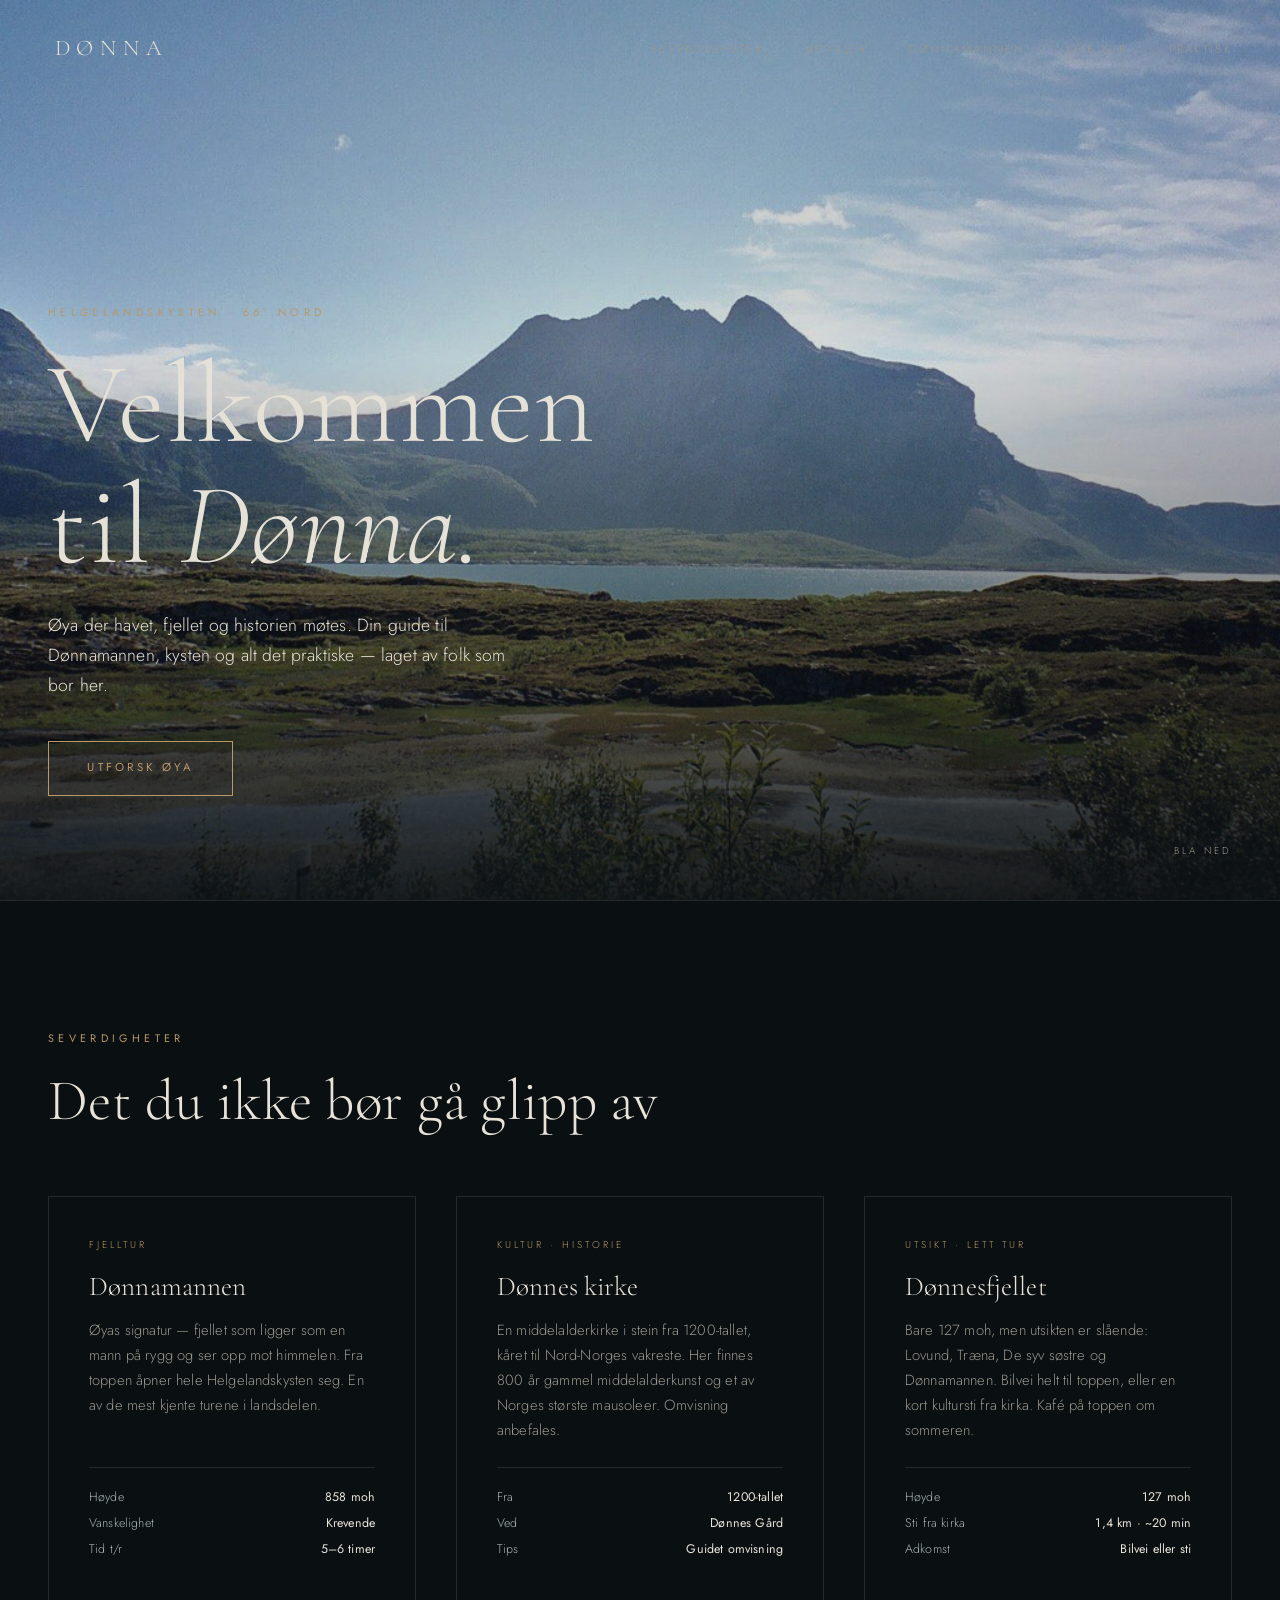
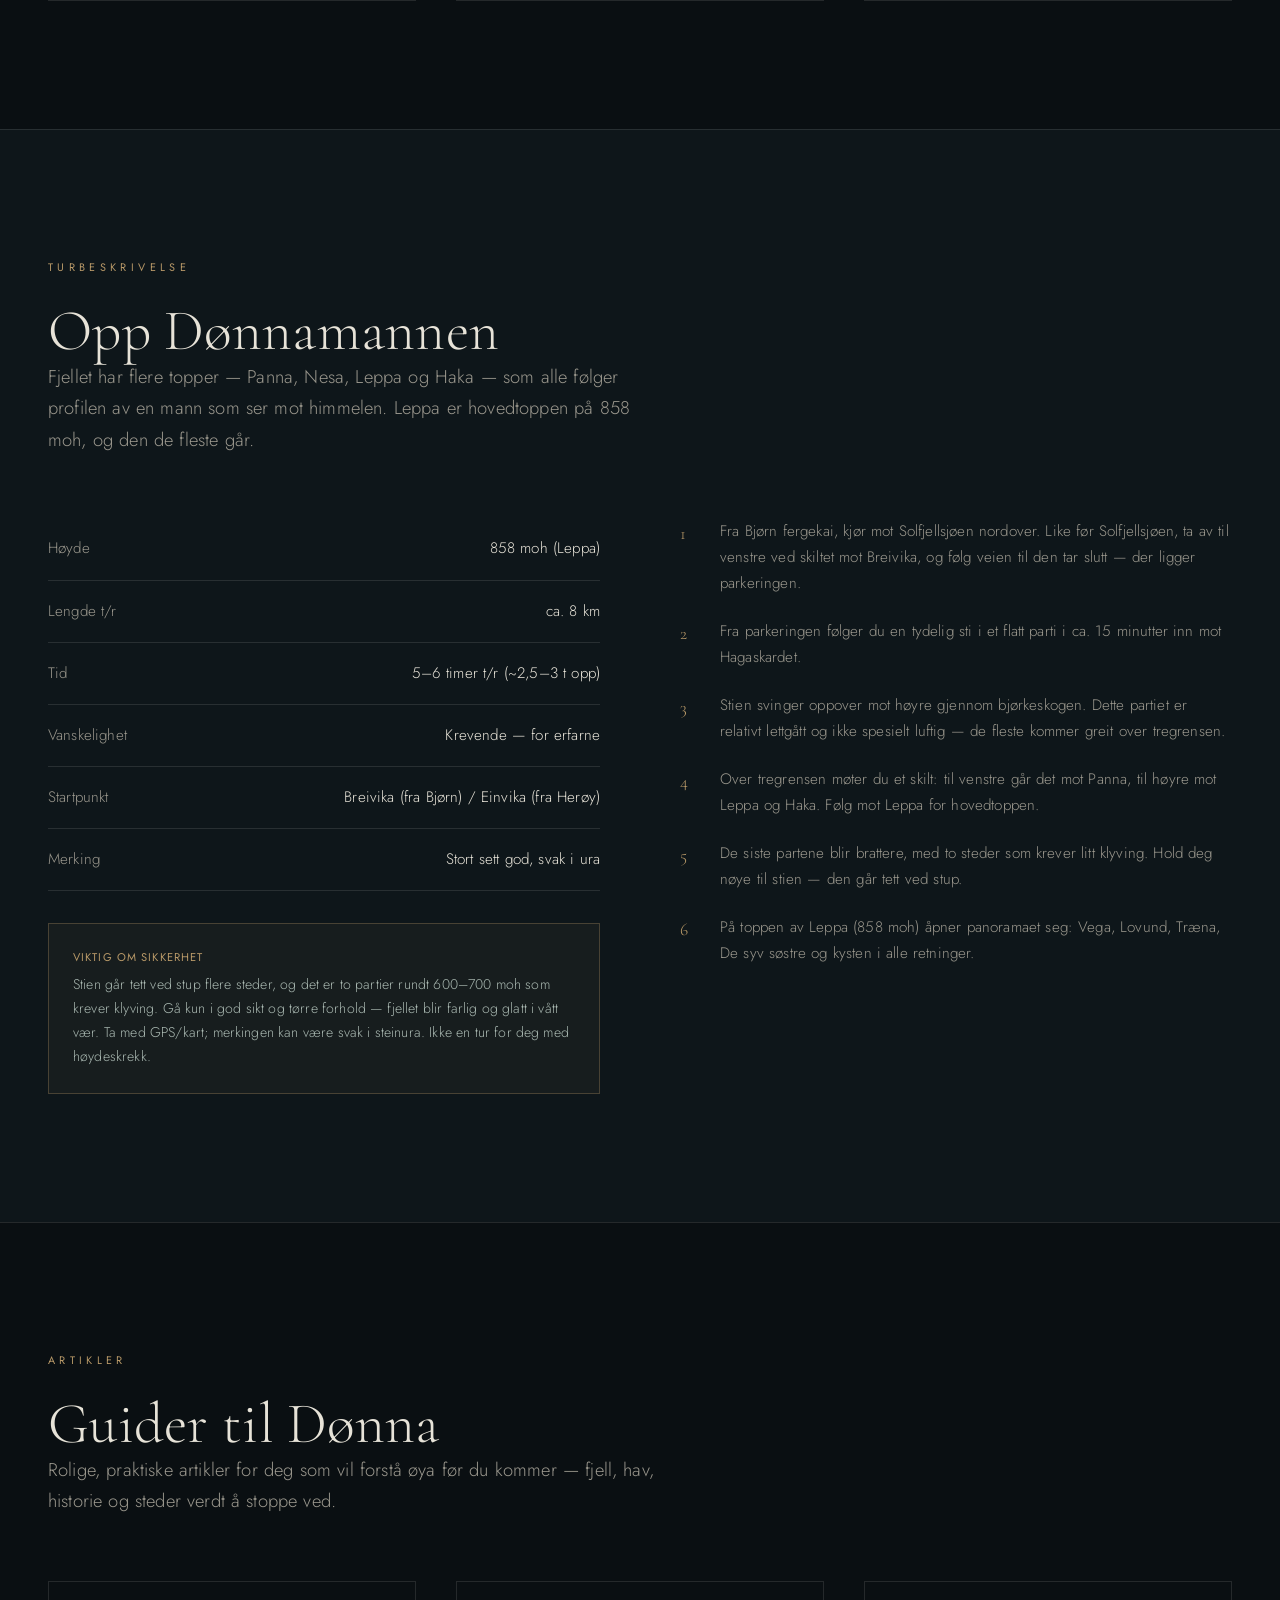
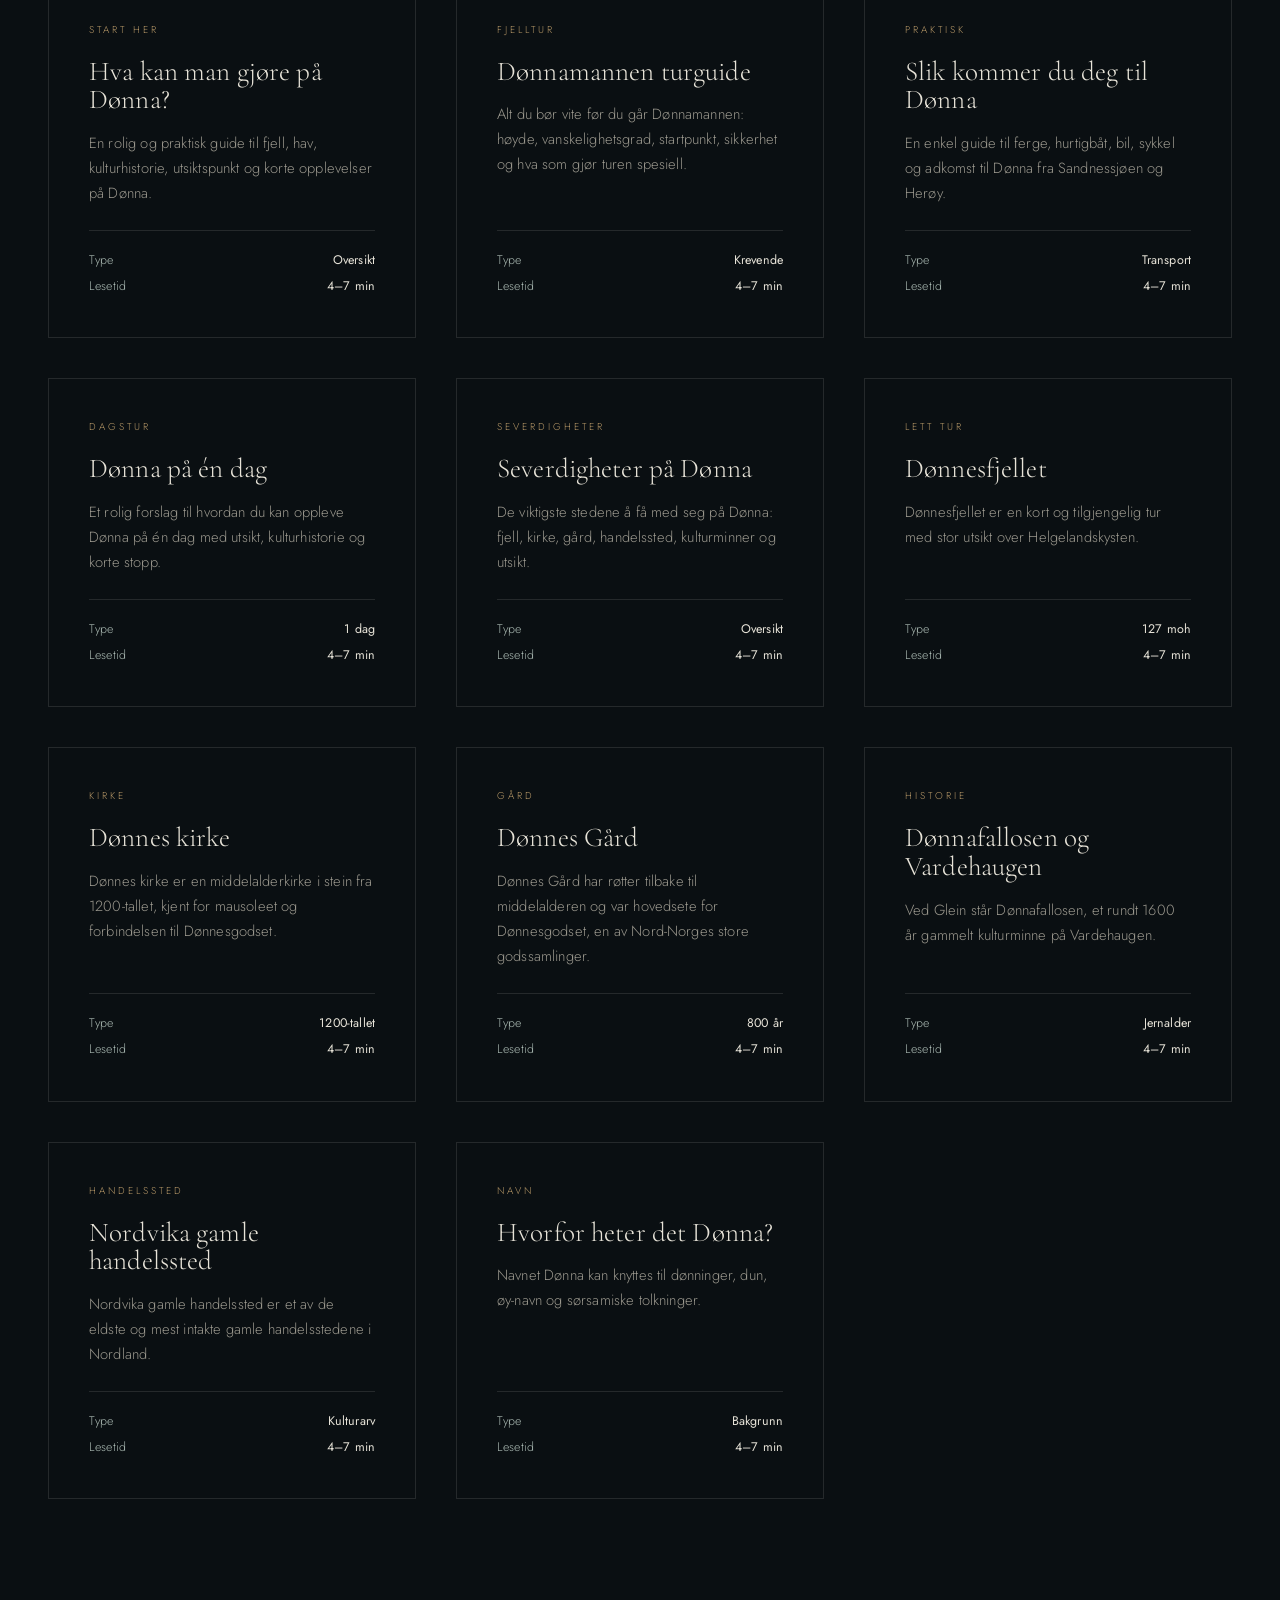
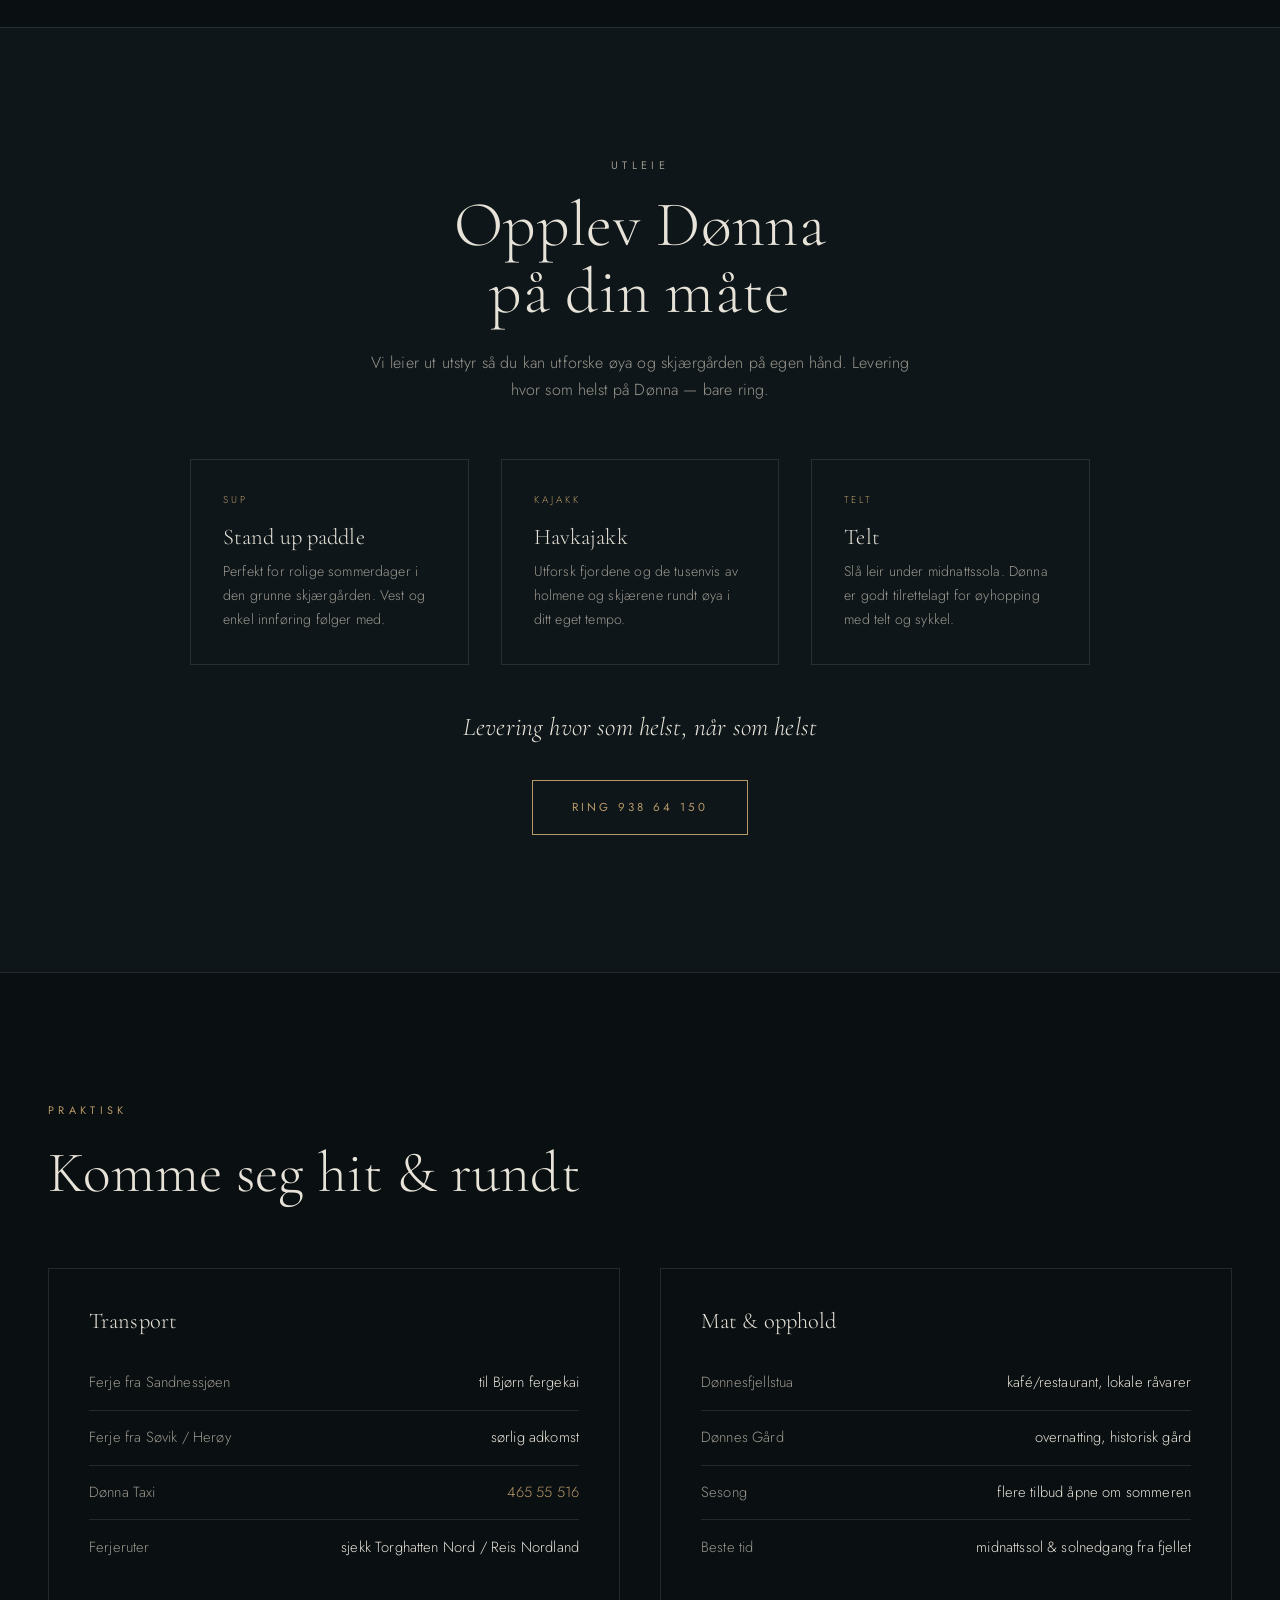
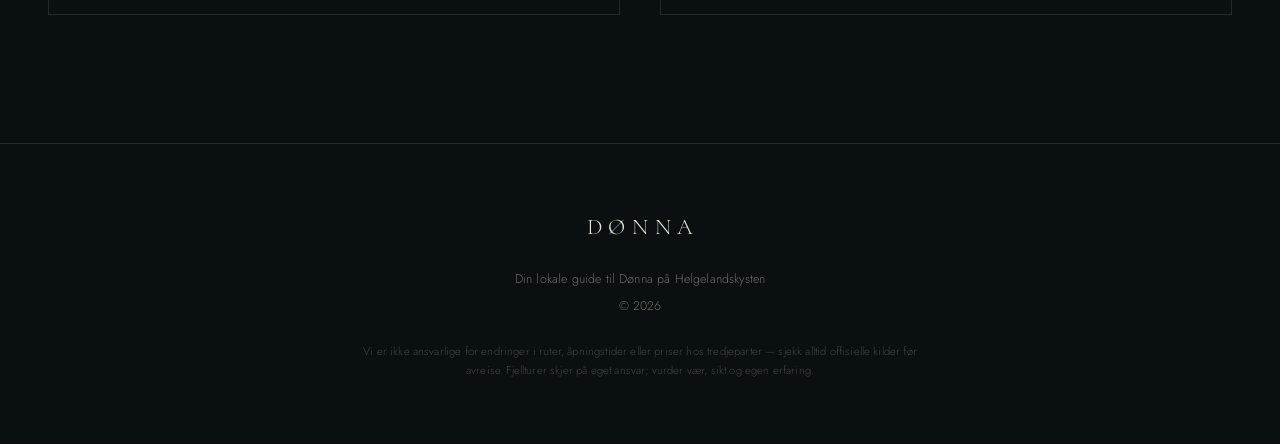
<file: index.html>
<!DOCTYPE html>
<html lang="no">
<head>
<meta charset="UTF-8">
<meta name="viewport" content="width=device-width, initial-scale=1.0">
<title>Visit Dønna — Helgelandskysten</title>
<meta name="description" content="Din guide til Dønna på Helgelandskysten. Dønnamannen, Dønnes kirke, Dønnesfjellet, transport, drosje og SUP-utleie.">
<link rel="preconnect" href="https://fonts.googleapis.com">
<link rel="preconnect" href="https://fonts.gstatic.com" crossorigin>
<link href="https://fonts.googleapis.com/css2?family=Cormorant+Garamond:ital,wght@0,300;0,400;0,500;1,300;1,400&family=Jost:wght@300;400;500&display=swap" rel="stylesheet">
<style>
  :root{
    --abyss:#0a0f12;
    --deep:#0e161a;
    --slate:#16252a;
    --moss:#3d5751;
    --pale:#a9b8b1;
    --bone:#e7e3d8;
    --bone-dim:#9a978d;
    --gold:#b89968;
    --line:rgba(231,227,216,.12);
    --display:'Cormorant Garamond', Georgia, serif;
    --body:'Jost', sans-serif;
  }
  *{margin:0;padding:0;box-sizing:border-box}
  html{scroll-behavior:smooth}
  body{font-family:var(--body);background:var(--abyss);color:var(--bone);font-weight:300;
    line-height:1.7;letter-spacing:.01em;overflow-x:hidden;-webkit-font-smoothing:antialiased}
  .grain{position:fixed;inset:0;z-index:9999;pointer-events:none;opacity:.05;
    background-image:url("data:image/svg+xml,%3Csvg viewBox='0 0 200 200' xmlns='http://www.w3.org/2000/svg'%3E%3Cfilter id='n'%3E%3CfeTurbulence type='fractalNoise' baseFrequency='0.85' numOctaves='4'/%3E%3C/filter%3E%3Crect width='100%25' height='100%25' filter='url(%23n)'/%3E%3C/svg%3E");}

  .eyebrow{text-transform:uppercase;letter-spacing:.4em;font-size:.68rem;font-weight:400;
    color:var(--gold);margin-bottom:1.5rem}
  h1,h2,h3{font-family:var(--display);font-weight:300;line-height:1.05;letter-spacing:.005em}
  h1 em,h2 em{font-style:italic}
  a{color:inherit}

  .btn{display:inline-block;font-family:var(--body);text-decoration:none;font-size:.72rem;
    letter-spacing:.28em;text-transform:uppercase;font-weight:400;padding:1.05rem 2.4rem;
    border:1px solid var(--gold);color:var(--gold);background:transparent;
    transition:all .6s cubic-bezier(.16,1,.3,1);position:relative;overflow:hidden}
  .btn::after{content:'';position:absolute;inset:0;background:var(--gold);transform:scaleX(0);
    transform-origin:left;transition:transform .6s cubic-bezier(.16,1,.3,1);z-index:-1}
  .btn:hover{color:var(--abyss)}
  .btn:hover::after{transform:scaleX(1)}
  .btn span{position:relative;z-index:1}

  /* Nav */
  nav{position:fixed;top:0;left:0;right:0;z-index:1000;padding:1.8rem 0;
    transition:transform .5s ease,background .5s ease,padding .5s ease}
  nav.scrolled{background:rgba(10,15,18,.88);backdrop-filter:blur(12px);padding:1.1rem 0;border-bottom:1px solid var(--line)}
  .nav-inner{max-width:1280px;margin:0 auto;padding:0 3rem;display:flex;justify-content:space-between;align-items:center}
  .logo{font-family:var(--display);font-size:1.4rem;color:var(--bone);text-decoration:none;
    letter-spacing:.3em;text-transform:uppercase;padding-left:.3em}
  .nav-links{list-style:none;display:flex;gap:2.6rem;align-items:center}
  .nav-links a{color:var(--bone-dim);text-decoration:none;font-size:.72rem;letter-spacing:.2em;
    text-transform:uppercase;transition:color .4s}
  .nav-links a:hover{color:var(--bone)}

  /* Hero */
  .hero{position:relative;height:100vh;min-height:640px;display:flex;align-items:flex-end;
    justify-content:flex-start;overflow:hidden}
  .hero-img{position:absolute;inset:0;
    background:linear-gradient(180deg,rgba(10,15,18,.25) 0%,rgba(10,15,18,.15) 40%,rgba(10,15,18,.95) 100%),
      url('donnamannen.png') center/cover no-repeat;}
  .hero-fallback{position:absolute;inset:0;z-index:-1;
    background:linear-gradient(180deg,#3a5a6a,#16252a 70%,var(--abyss));}
  .hero-content{position:relative;z-index:2;max-width:1280px;width:100%;margin:0 auto;
    padding:0 3rem 6rem}
  .hero h1{font-size:clamp(3rem,9vw,7.5rem);margin-bottom:1.5rem;letter-spacing:.01em}
  .hero-sub{font-size:1.1rem;max-width:460px;color:var(--bone);opacity:.9;margin-bottom:2.5rem}
  .scroll-hint{position:absolute;bottom:2.5rem;right:3rem;color:var(--bone-dim);z-index:2;
    font-size:.62rem;letter-spacing:.3em;text-transform:uppercase}

  section{padding:8rem 3rem;border-top:1px solid var(--line)}
  .wrap{max-width:1280px;margin:0 auto}
  .sec-head{margin-bottom:4rem;max-width:620px}
  .sec-head h2{font-size:clamp(2.2rem,5vw,3.6rem);margin-top:.5rem}
  .lead{font-size:1.15rem;color:var(--bone-dim);max-width:620px}

  /* Attractions grid */
  .cards{display:grid;grid-template-columns:repeat(3,1fr);gap:2.5rem}
  .card{border:1px solid var(--line);padding:2.5rem;transition:border-color .5s,transform .5s;
    display:flex;flex-direction:column}
  .card:hover{border-color:rgba(184,153,104,.4);transform:translateY(-4px)}
  .card .tag{font-size:.62rem;letter-spacing:.3em;text-transform:uppercase;color:var(--gold);margin-bottom:1.2rem}
  .card h3{font-size:1.7rem;margin-bottom:1rem}
  .card p{font-size:.92rem;color:var(--bone-dim);margin-bottom:1.5rem;flex-grow:1}
  .card .meta{font-size:.78rem;color:var(--pale);border-top:1px solid var(--line);padding-top:1.2rem;
    display:flex;flex-direction:column;gap:.3rem}
  .card .meta span{display:flex;justify-content:space-between}
  .card .meta span b{color:var(--bone);font-weight:400}

  /* Hike detail */
  .hike{background:var(--deep)}
  .hike-grid{display:grid;grid-template-columns:1fr 1fr;gap:5rem;align-items:start}
  .hike-facts{list-style:none}
  .hike-facts li{display:flex;justify-content:space-between;padding:1.1rem 0;border-bottom:1px solid var(--line);font-size:.95rem}
  .hike-facts li span:first-child{color:var(--bone-dim)}
  .hike-facts li span:last-child{color:var(--bone);text-align:right}
  .hike-steps{counter-reset:step}
  .hike-steps p{position:relative;padding-left:2.5rem;margin-bottom:1.4rem;color:var(--bone-dim);font-size:.95rem}
  .hike-steps p::before{counter-increment:step;content:counter(step);position:absolute;left:0;top:0;
    font-family:var(--display);color:var(--gold);font-size:1.1rem}
  .warn{margin-top:2rem;padding:1.5rem;border:1px solid rgba(184,153,104,.3);background:rgba(184,153,104,.05);
    font-size:.88rem;color:var(--pale)}
  .warn b{color:var(--gold);font-weight:400;display:block;margin-bottom:.4rem;letter-spacing:.1em;
    text-transform:uppercase;font-size:.7rem}

  /* Practical / contacts */
  .info-grid{display:grid;grid-template-columns:repeat(2,1fr);gap:2.5rem}
  .info-block{border:1px solid var(--line);padding:2.5rem}
  .info-block h3{font-size:1.4rem;margin-bottom:1.5rem}
  .info-row{display:flex;justify-content:space-between;padding:.9rem 0;border-bottom:1px solid var(--line);font-size:.92rem}
  .info-row:last-child{border-bottom:none}
  .info-row span:first-child{color:var(--bone-dim)}
  .info-row a{color:var(--gold);text-decoration:none}
  .info-row a:hover{text-decoration:underline}

  /* SUP / rental */
  .rental{background:var(--deep);text-align:center}
  .rental .wrap{max-width:900px}
  .rental h2{font-size:clamp(2.4rem,6vw,4rem);margin:.5rem 0 1.5rem}
  .rental>.wrap>p{color:var(--bone-dim);margin-bottom:1rem;max-width:540px;margin-left:auto;margin-right:auto}
  .rental .price{font-family:var(--display);font-size:1.6rem;color:var(--bone);margin:2.5rem 0 .5rem;font-style:italic}
  .rental-items{display:grid;grid-template-columns:repeat(3,1fr);gap:2rem;margin:3.5rem 0 1rem;text-align:left}
  .rental-item{border:1px solid var(--line);padding:2rem;transition:border-color .5s,transform .5s}
  .rental-item:hover{border-color:rgba(184,153,104,.4);transform:translateY(-4px)}
  .rental-item .ri-tag{font-size:.62rem;letter-spacing:.3em;text-transform:uppercase;color:var(--gold);display:block;margin-bottom:1rem}
  .rental-item h3{font-size:1.4rem;margin-bottom:.7rem}
  .rental-item p{font-size:.88rem;color:var(--bone-dim);margin:0}

  footer{padding:4rem 3rem;border-top:1px solid var(--line);text-align:center}
  footer .logo{display:inline-block;margin-bottom:1rem}
  footer p{font-size:.78rem;color:var(--bone-dim);opacity:.7;margin-top:.4rem}
  .fine-print{font-size:.7rem!important;opacity:.4!important;margin-top:1.5rem!important;max-width:560px;
    margin-left:auto;margin-right:auto;line-height:1.7}

  .reveal-up{opacity:0;transform:translateY(40px);transition:opacity 1.1s cubic-bezier(.16,1,.3,1),transform 1.1s cubic-bezier(.16,1,.3,1)}
  .reveal-up.in{opacity:1;transform:translateY(0)}

  @media(max-width:900px){
    .nav-links{display:none}
    .nav-inner{padding:0 1.5rem}
    section{padding:5rem 1.5rem}
    .hero-content{padding:0 1.5rem 4rem}
    .cards{grid-template-columns:1fr}
    .hike-grid{grid-template-columns:1fr;gap:3rem}
    .info-grid{grid-template-columns:1fr}
    .rental-items{grid-template-columns:1fr}
    .scroll-hint{display:none}
  }
</style>
</head>
<body>
<div class="grain"></div>

<nav id="nav">
  <div class="nav-inner">
    <a href="#" class="logo">Dønna</a>
    <ul class="nav-links">
      <li><a href="#se">Severdigheter</a></li>
      <li><a href="#artikler">Artikler</a></li>
      <li><a href="#donnamannen">Dønnamannen</a></li>
      <li><a href="#sup">Leie SUP</a></li>
      <li><a href="#praktisk">Praktisk</a></li>
    </ul>
  </div>
</nav>

<header class="hero">
  <div class="hero-fallback"></div>
  <div class="hero-img"></div>
  <div class="hero-content">
    <p class="eyebrow reveal-up in">Helgelandskysten · 66° nord</p>
    <h1 class="reveal-up in">Velkommen<br>til <em>Dønna.</em></h1>
    <p class="hero-sub reveal-up in">Øya der havet, fjellet og historien møtes. Din guide til Dønnamannen, kysten og alt det praktiske — laget av folk som bor her.</p>
    <a href="#se" class="btn reveal-up in"><span>Utforsk øya</span></a>
  </div>
  <div class="scroll-hint">Bla ned</div>
</header>

<!-- Attractions -->
<section id="se">
  <div class="wrap">
    <div class="sec-head reveal-up">
      <p class="eyebrow">Severdigheter</p>
      <h2>Det du ikke bør gå glipp av</h2>
    </div>
    <div class="cards">
      <div class="card reveal-up">
        <span class="tag">Fjelltur</span>
        <h3>Dønnamannen</h3>
        <p>Øyas signatur — fjellet som ligger som en mann på rygg og ser opp mot himmelen. Fra toppen åpner hele Helgelandskysten seg. En av de mest kjente turene i landsdelen.</p>
        <div class="meta">
          <span><span>Høyde</span><b>858 moh</b></span>
          <span><span>Vanskelighet</span><b>Krevende</b></span>
          <span><span>Tid t/r</span><b>5–6 timer</b></span>
        </div>
      </div>
      <div class="card reveal-up">
        <span class="tag">Kultur · Historie</span>
        <h3>Dønnes kirke</h3>
        <p>En middelalderkirke i stein fra 1200-tallet, kåret til Nord-Norges vakreste. Her finnes 800 år gammel middelalderkunst og et av Norges største mausoleer. Omvisning anbefales.</p>
        <div class="meta">
          <span><span>Fra</span><b>1200-tallet</b></span>
          <span><span>Ved</span><b>Dønnes Gård</b></span>
          <span><span>Tips</span><b>Guidet omvisning</b></span>
        </div>
      </div>
      <div class="card reveal-up">
        <span class="tag">Utsikt · Lett tur</span>
        <h3>Dønnesfjellet</h3>
        <p>Bare 127 moh, men utsikten er slående: Lovund, Træna, De syv søstre og Dønnamannen. Bilvei helt til toppen, eller en kort kultursti fra kirka. Kafé på toppen om sommeren.</p>
        <div class="meta">
          <span><span>Høyde</span><b>127 moh</b></span>
          <span><span>Sti fra kirka</span><b>1,4 km · ~20 min</b></span>
          <span><span>Adkomst</span><b>Bilvei eller sti</b></span>
        </div>
      </div>
    </div>
  </div>
</section>

<!-- Dønnamannen detail -->
<section class="hike" id="donnamannen">
  <div class="wrap">
    <div class="sec-head reveal-up">
      <p class="eyebrow">Turbeskrivelse</p>
      <h2>Opp Dønnamannen</h2>
      <p class="lead">Fjellet har flere topper — Panna, Nesa, Leppa og Haka — som alle følger profilen av en mann som ser mot himmelen. Leppa er hovedtoppen på 858 moh, og den de fleste går.</p>
    </div>
    <div class="hike-grid">
      <div class="reveal-up">
        <ul class="hike-facts">
          <li><span>Høyde</span><span>858 moh (Leppa)</span></li>
          <li><span>Lengde t/r</span><span>ca. 8 km</span></li>
          <li><span>Tid</span><span>5–6 timer t/r (~2,5–3 t opp)</span></li>
          <li><span>Vanskelighet</span><span>Krevende — for erfarne</span></li>
          <li><span>Startpunkt</span><span>Breivika (fra Bjørn) / Einvika (fra Herøy)</span></li>
          <li><span>Merking</span><span>Stort sett god, svak i ura</span></li>
        </ul>
        <div class="warn reveal-up">
          <b>Viktig om sikkerhet</b>
          Stien går tett ved stup flere steder, og det er to partier rundt 600–700 moh som krever klyving. Gå kun i god sikt og tørre forhold — fjellet blir farlig og glatt i vått vær. Ta med GPS/kart; merkingen kan være svak i steinura. Ikke en tur for deg med høydeskrekk.
        </div>
      </div>
      <div class="reveal-up">
        <div class="hike-steps">
          <p>Fra Bjørn fergekai, kjør mot Solfjellsjøen nordover. Like før Solfjellsjøen, ta av til venstre ved skiltet mot Breivika, og følg veien til den tar slutt — der ligger parkeringen.</p>
          <p>Fra parkeringen følger du en tydelig sti i et flatt parti i ca. 15 minutter inn mot Hagaskardet.</p>
          <p>Stien svinger oppover mot høyre gjennom bjørkeskogen. Dette partiet er relativt lettgått og ikke spesielt luftig — de fleste kommer greit over tregrensen.</p>
          <p>Over tregrensen møter du et skilt: til venstre går det mot Panna, til høyre mot Leppa og Haka. Følg mot Leppa for hovedtoppen.</p>
          <p>De siste partene blir brattere, med to steder som krever litt klyving. Hold deg nøye til stien — den går tett ved stup.</p>
          <p>På toppen av Leppa (858 moh) åpner panoramaet seg: Vega, Lovund, Træna, De syv søstre og kysten i alle retninger.</p>
        </div>
      </div>
    </div>
  </div>
</section>


<!-- Articles -->
<section id="artikler">
  <div class="wrap">
    <div class="sec-head reveal-up">
      <p class="eyebrow">Artikler</p>
      <h2>Guider til Dønna</h2>
      <p class="lead">Rolige, praktiske artikler for deg som vil forstå øya før du kommer — fjell, hav, historie og steder verdt å stoppe ved.</p>
    </div>
    <div class="cards">
      <a class="card reveal-up" href="artikler/hva-kan-man-gjore-pa-donna.html" style="text-decoration:none;color:inherit">
        <span class="tag">Start her</span>
        <h3>Hva kan man gjøre på Dønna?</h3>
        <p>En rolig og praktisk guide til fjell, hav, kulturhistorie, utsiktspunkt og korte opplevelser på Dønna.</p>
        <div class="meta">
          <span><span>Type</span><b>Oversikt</b></span>
          <span><span>Lesetid</span><b>4–7 min</b></span>
        </div>
      </a>
      <a class="card reveal-up" href="artikler/donnamannen-turguide.html" style="text-decoration:none;color:inherit">
        <span class="tag">Fjelltur</span>
        <h3>Dønnamannen turguide</h3>
        <p>Alt du bør vite før du går Dønnamannen: høyde, vanskelighetsgrad, startpunkt, sikkerhet og hva som gjør turen spesiell.</p>
        <div class="meta">
          <span><span>Type</span><b>Krevende</b></span>
          <span><span>Lesetid</span><b>4–7 min</b></span>
        </div>
      </a>
      <a class="card reveal-up" href="artikler/slik-kommer-du-deg-til-donna.html" style="text-decoration:none;color:inherit">
        <span class="tag">Praktisk</span>
        <h3>Slik kommer du deg til Dønna</h3>
        <p>En enkel guide til ferge, hurtigbåt, bil, sykkel og adkomst til Dønna fra Sandnessjøen og Herøy.</p>
        <div class="meta">
          <span><span>Type</span><b>Transport</b></span>
          <span><span>Lesetid</span><b>4–7 min</b></span>
        </div>
      </a>
    </div>
    <div class="cards" style="margin-top:2.5rem">
      <a class="card reveal-up" href="artikler/donna-pa-en-dag.html" style="text-decoration:none;color:inherit">
        <span class="tag">Dagstur</span>
        <h3>Dønna på én dag</h3>
        <p>Et rolig forslag til hvordan du kan oppleve Dønna på én dag med utsikt, kulturhistorie og korte stopp.</p>
        <div class="meta">
          <span><span>Type</span><b>1 dag</b></span>
          <span><span>Lesetid</span><b>4–7 min</b></span>
        </div>
      </a>
      <a class="card reveal-up" href="artikler/severdigheter-pa-donna.html" style="text-decoration:none;color:inherit">
        <span class="tag">Severdigheter</span>
        <h3>Severdigheter på Dønna</h3>
        <p>De viktigste stedene å få med seg på Dønna: fjell, kirke, gård, handelssted, kulturminner og utsikt.</p>
        <div class="meta">
          <span><span>Type</span><b>Oversikt</b></span>
          <span><span>Lesetid</span><b>4–7 min</b></span>
        </div>
      </a>
      <a class="card reveal-up" href="artikler/donnesfjellet.html" style="text-decoration:none;color:inherit">
        <span class="tag">Lett tur</span>
        <h3>Dønnesfjellet</h3>
        <p>Dønnesfjellet er en kort og tilgjengelig tur med stor utsikt over Helgelandskysten.</p>
        <div class="meta">
          <span><span>Type</span><b>127 moh</b></span>
          <span><span>Lesetid</span><b>4–7 min</b></span>
        </div>
      </a>
    </div>
    <div class="cards" style="margin-top:2.5rem">
      <a class="card reveal-up" href="artikler/donnes-kirke.html" style="text-decoration:none;color:inherit">
        <span class="tag">Kirke</span>
        <h3>Dønnes kirke</h3>
        <p>Dønnes kirke er en middelalderkirke i stein fra 1200-tallet, kjent for mausoleet og forbindelsen til Dønnesgodset.</p>
        <div class="meta">
          <span><span>Type</span><b>1200-tallet</b></span>
          <span><span>Lesetid</span><b>4–7 min</b></span>
        </div>
      </a>
      <a class="card reveal-up" href="artikler/donnes-gard.html" style="text-decoration:none;color:inherit">
        <span class="tag">Gård</span>
        <h3>Dønnes Gård</h3>
        <p>Dønnes Gård har røtter tilbake til middelalderen og var hovedsete for Dønnesgodset, en av Nord-Norges store godssamlinger.</p>
        <div class="meta">
          <span><span>Type</span><b>800 år</b></span>
          <span><span>Lesetid</span><b>4–7 min</b></span>
        </div>
      </a>
      <a class="card reveal-up" href="artikler/donnafallosen-vardehaugen.html" style="text-decoration:none;color:inherit">
        <span class="tag">Historie</span>
        <h3>Dønnafallosen og Vardehaugen</h3>
        <p>Ved Glein står Dønnafallosen, et rundt 1600 år gammelt kulturminne på Vardehaugen.</p>
        <div class="meta">
          <span><span>Type</span><b>Jernalder</b></span>
          <span><span>Lesetid</span><b>4–7 min</b></span>
        </div>
      </a>
    </div>
    <div class="cards" style="margin-top:2.5rem">
      <a class="card reveal-up" href="artikler/nordvika-gamle-handelssted.html" style="text-decoration:none;color:inherit">
        <span class="tag">Handelssted</span>
        <h3>Nordvika gamle handelssted</h3>
        <p>Nordvika gamle handelssted er et av de eldste og mest intakte gamle handelsstedene i Nordland.</p>
        <div class="meta">
          <span><span>Type</span><b>Kulturarv</b></span>
          <span><span>Lesetid</span><b>4–7 min</b></span>
        </div>
      </a>
      <a class="card reveal-up" href="artikler/hvorfor-heter-det-donna.html" style="text-decoration:none;color:inherit">
        <span class="tag">Navn</span>
        <h3>Hvorfor heter det Dønna?</h3>
        <p>Navnet Dønna kan knyttes til dønninger, dun, øy-navn og sørsamiske tolkninger.</p>
        <div class="meta">
          <span><span>Type</span><b>Bakgrunn</b></span>
          <span><span>Lesetid</span><b>4–7 min</b></span>
        </div>
      </a>
    </div>
  </div>
</section>

<!-- Rental -->
<section class="rental" id="sup">
  <div class="wrap reveal-up">
    <p class="eyebrow">Utleie</p>
    <h2>Opplev Dønna<br>på din måte</h2>
    <p>Vi leier ut utstyr så du kan utforske øya og skjærgården på egen hånd. Levering hvor som helst på Dønna — bare ring.</p>
    <div class="rental-items">
      <div class="rental-item">
        <span class="ri-tag">SUP</span>
        <h3>Stand up paddle</h3>
        <p>Perfekt for rolige sommerdager i den grunne skjærgården. Vest og enkel innføring følger med.</p>
      </div>
      <div class="rental-item">
        <span class="ri-tag">Kajakk</span>
        <h3>Havkajakk</h3>
        <p>Utforsk fjordene og de tusenvis av holmene og skjærene rundt øya i ditt eget tempo.</p>
      </div>
      <div class="rental-item">
        <span class="ri-tag">Telt</span>
        <h3>Telt</h3>
        <p>Slå leir under midnattssola. Dønna er godt tilrettelagt for øyhopping med telt og sykkel.</p>
      </div>
    </div>
    <div class="price">Levering hvor som helst, når som helst</div>
    <a href="tel:+4793864150" class="btn" style="margin-top:1.5rem"><span>Ring 938 64 150</span></a>
  </div>
</section>

<!-- Practical info -->
<section id="praktisk">
  <div class="wrap">
    <div class="sec-head reveal-up">
      <p class="eyebrow">Praktisk</p>
      <h2>Komme seg hit &amp; rundt</h2>
    </div>
    <div class="info-grid">
      <div class="info-block reveal-up">
        <h3>Transport</h3>
        <div class="info-row"><span>Ferje fra Sandnessjøen</span><span>til Bjørn fergekai</span></div>
        <div class="info-row"><span>Ferje fra Søvik / Herøy</span><span>sørlig adkomst</span></div>
        <div class="info-row"><span>Dønna Taxi</span><a href="tel:+4746555516">465 55 516</a></div>
        <div class="info-row"><span>Ferjeruter</span><span>sjekk Torghatten Nord / Reis Nordland</span></div>
      </div>
      <div class="info-block reveal-up">
        <h3>Mat &amp; opphold</h3>
        <div class="info-row"><span>Dønnesfjellstua</span><span>kafé/restaurant, lokale råvarer</span></div>
        <div class="info-row"><span>Dønnes Gård</span><span>overnatting, historisk gård</span></div>
        <div class="info-row"><span>Sesong</span><span>flere tilbud åpne om sommeren</span></div>
        <div class="info-row"><span>Beste tid</span><span>midnattssol &amp; solnedgang fra fjellet</span></div>
      </div>
    </div>
  </div>
</section>

<footer>
  <a href="#" class="logo">Dønna</a>
  <p>Din lokale guide til Dønna på Helgelandskysten</p>
  <p>© 2026</p>
  <p class="fine-print">Vi er ikke ansvarlige for endringer i ruter, åpningstider eller priser hos tredjeparter — sjekk alltid offisielle kilder før avreise. Fjellturer skjer på eget ansvar; vurder vær, sikt og egen erfaring.</p>
</footer>

<script>
  const obs = new IntersectionObserver((entries)=>{
    entries.forEach(e=>{if(e.isIntersecting){e.target.classList.add('in');obs.unobserve(e.target);}});
  },{threshold:0.12});
  document.querySelectorAll('.reveal-up:not(.in)').forEach(el=>obs.observe(el));

  const nav=document.getElementById('nav');
  window.addEventListener('scroll',()=>{
    if(window.pageYOffset>60)nav.classList.add('scrolled');else nav.classList.remove('scrolled');
  });
</script>
</body>
</html>
</file>
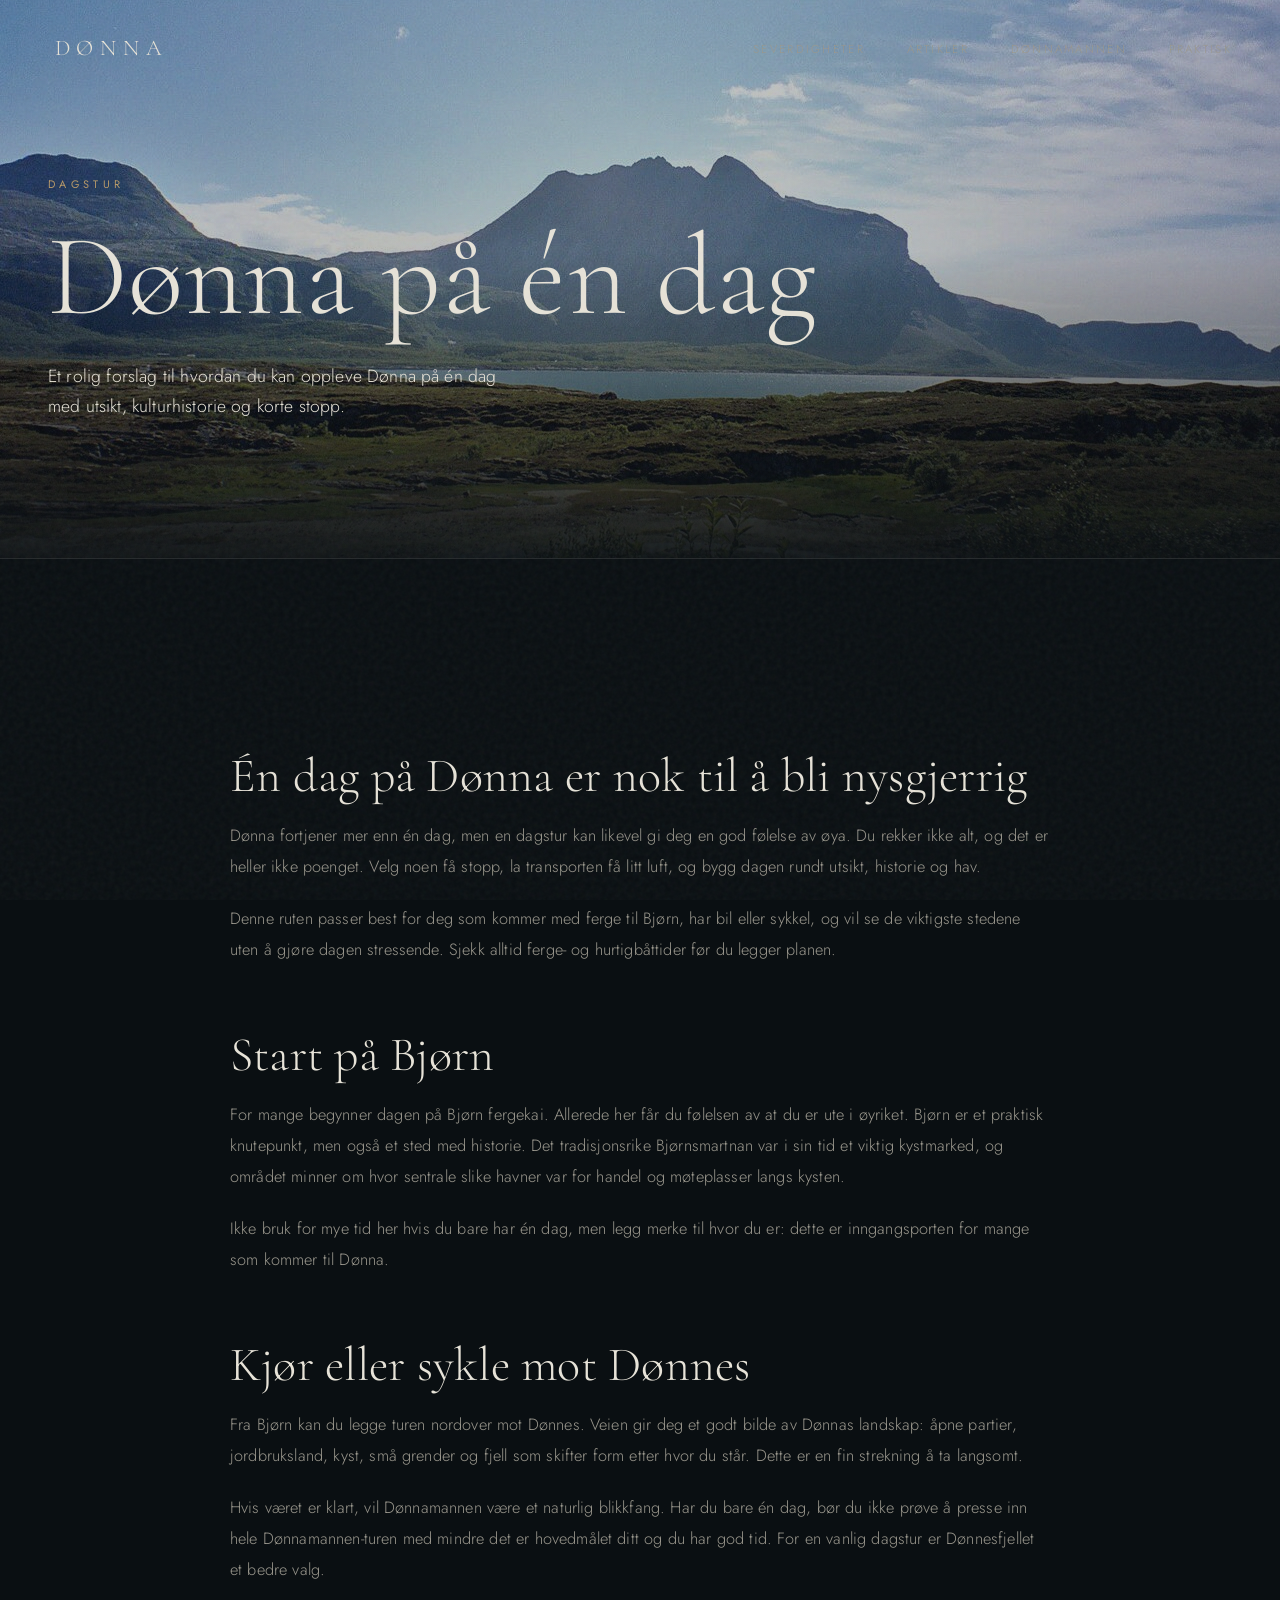
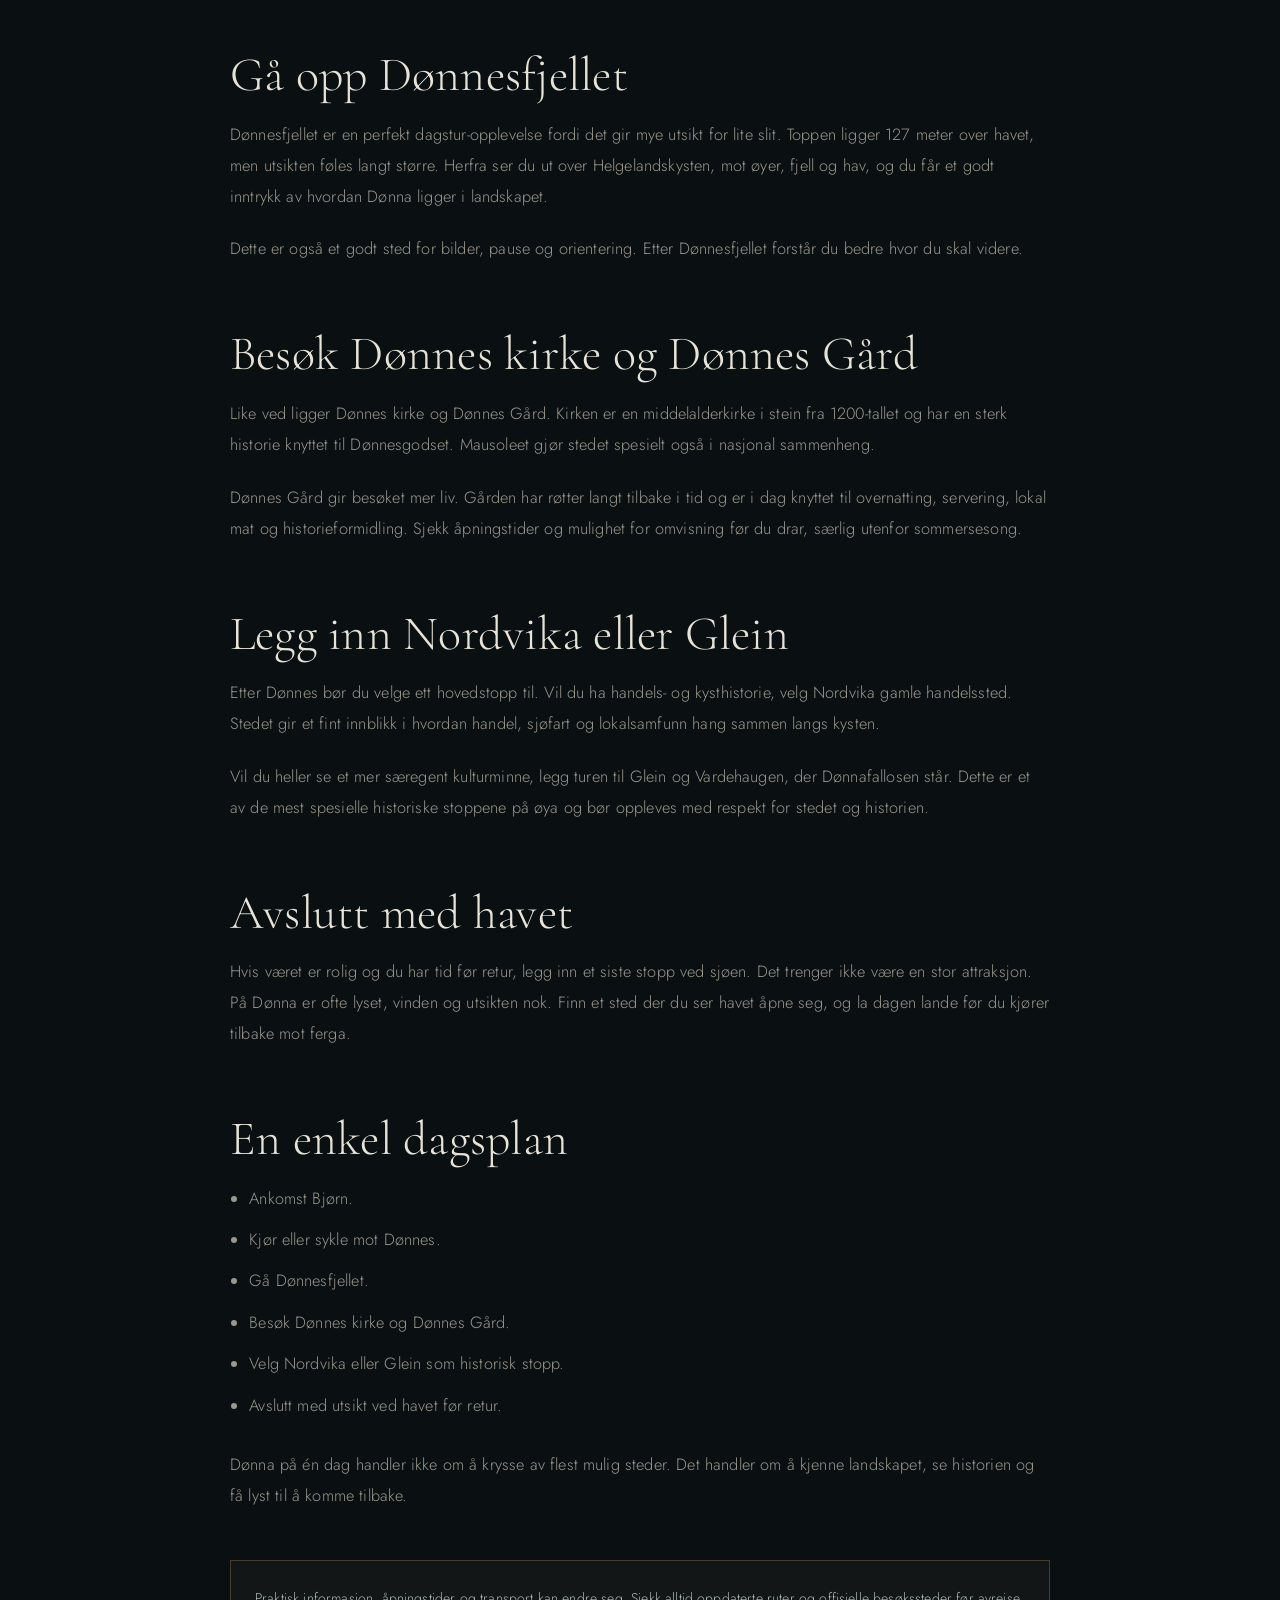
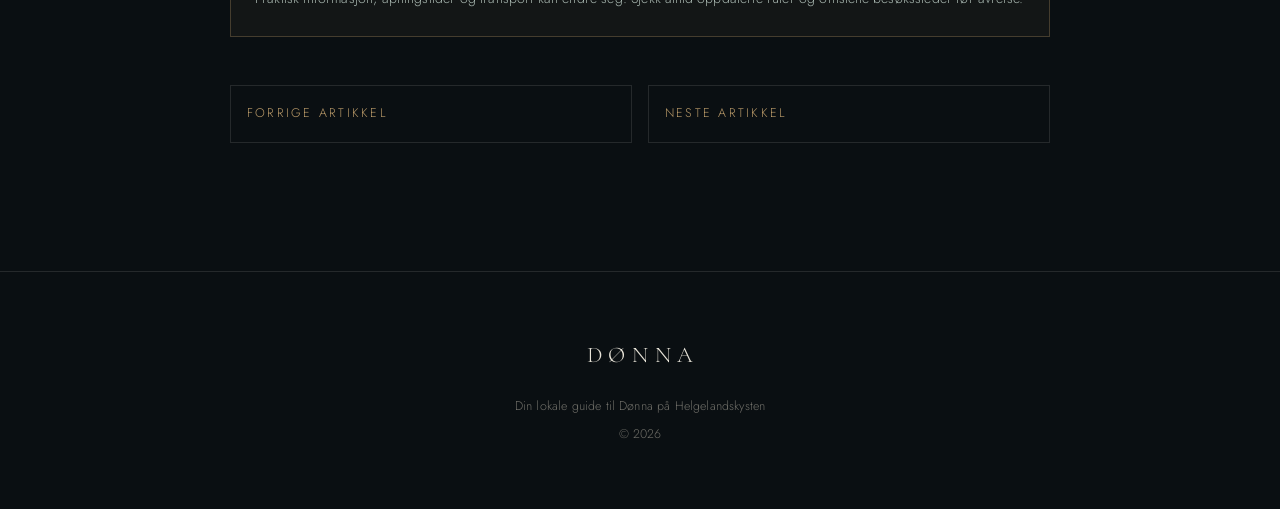
<file: artikler/donna-pa-en-dag.html>
<!DOCTYPE html>
<html lang="no">
<head>
<meta charset="UTF-8">
<meta name="viewport" content="width=device-width, initial-scale=1.0">
<title>Dønna på én dag — Dønna</title>
<meta name="description" content="Et rolig forslag til hvordan du kan oppleve Dønna på én dag med utsikt, kulturhistorie og korte stopp.">
<link rel="preconnect" href="https://fonts.googleapis.com">
<link rel="preconnect" href="https://fonts.gstatic.com" crossorigin>
<link href="https://fonts.googleapis.com/css2?family=Cormorant+Garamond:ital,wght@0,300;0,400;0,500;1,300;1,400&family=Jost:wght@300;400;500&display=swap" rel="stylesheet">
<style>
  :root{
    --abyss:#0a0f12;
    --deep:#0e161a;
    --slate:#16252a;
    --moss:#3d5751;
    --pale:#a9b8b1;
    --bone:#e7e3d8;
    --bone-dim:#9a978d;
    --gold:#b89968;
    --line:rgba(231,227,216,.12);
    --display:'Cormorant Garamond', Georgia, serif;
    --body:'Jost', sans-serif;
  }
  *{margin:0;padding:0;box-sizing:border-box}
  html{scroll-behavior:smooth}
  body{font-family:var(--body);background:var(--abyss);color:var(--bone);font-weight:300;
    line-height:1.7;letter-spacing:.01em;overflow-x:hidden;-webkit-font-smoothing:antialiased}
  .grain{position:fixed;inset:0;z-index:9999;pointer-events:none;opacity:.05;
    background-image:url("data:image/svg+xml,%3Csvg viewBox='0 0 200 200' xmlns='http://www.w3.org/2000/svg'%3E%3Cfilter id='n'%3E%3CfeTurbulence type='fractalNoise' baseFrequency='0.85' numOctaves='4'/%3E%3C/filter%3E%3Crect width='100%25' height='100%25' filter='url(%23n)'/%3E%3C/svg%3E");}

  .eyebrow{text-transform:uppercase;letter-spacing:.4em;font-size:.68rem;font-weight:400;
    color:var(--gold);margin-bottom:1.5rem}
  h1,h2,h3{font-family:var(--display);font-weight:300;line-height:1.05;letter-spacing:.005em}
  h1 em,h2 em{font-style:italic}
  a{color:inherit}

  .btn{display:inline-block;font-family:var(--body);text-decoration:none;font-size:.72rem;
    letter-spacing:.28em;text-transform:uppercase;font-weight:400;padding:1.05rem 2.4rem;
    border:1px solid var(--gold);color:var(--gold);background:transparent;
    transition:all .6s cubic-bezier(.16,1,.3,1);position:relative;overflow:hidden}
  .btn::after{content:'';position:absolute;inset:0;background:var(--gold);transform:scaleX(0);
    transform-origin:left;transition:transform .6s cubic-bezier(.16,1,.3,1);z-index:-1}
  .btn:hover{color:var(--abyss)}
  .btn:hover::after{transform:scaleX(1)}
  .btn span{position:relative;z-index:1}

  /* Nav */
  nav{position:fixed;top:0;left:0;right:0;z-index:1000;padding:1.8rem 0;
    transition:transform .5s ease,background .5s ease,padding .5s ease}
  nav.scrolled{background:rgba(10,15,18,.88);backdrop-filter:blur(12px);padding:1.1rem 0;border-bottom:1px solid var(--line)}
  .nav-inner{max-width:1280px;margin:0 auto;padding:0 3rem;display:flex;justify-content:space-between;align-items:center}
  .logo{font-family:var(--display);font-size:1.4rem;color:var(--bone);text-decoration:none;
    letter-spacing:.3em;text-transform:uppercase;padding-left:.3em}
  .nav-links{list-style:none;display:flex;gap:2.6rem;align-items:center}
  .nav-links a{color:var(--bone-dim);text-decoration:none;font-size:.72rem;letter-spacing:.2em;
    text-transform:uppercase;transition:color .4s}
  .nav-links a:hover{color:var(--bone)}

  /* Hero */
  .hero{position:relative;height:100vh;min-height:640px;display:flex;align-items:flex-end;
    justify-content:flex-start;overflow:hidden}
  .hero-img{position:absolute;inset:0;
    background:linear-gradient(180deg,rgba(10,15,18,.25) 0%,rgba(10,15,18,.15) 40%,rgba(10,15,18,.95) 100%),
      url('donnamannen.png') center/cover no-repeat;}
  .hero-fallback{position:absolute;inset:0;z-index:-1;
    background:linear-gradient(180deg,#3a5a6a,#16252a 70%,var(--abyss));}
  .hero-content{position:relative;z-index:2;max-width:1280px;width:100%;margin:0 auto;
    padding:0 3rem 6rem}
  .hero h1{font-size:clamp(3rem,9vw,7.5rem);margin-bottom:1.5rem;letter-spacing:.01em}
  .hero-sub{font-size:1.1rem;max-width:460px;color:var(--bone);opacity:.9;margin-bottom:2.5rem}
  .scroll-hint{position:absolute;bottom:2.5rem;right:3rem;color:var(--bone-dim);z-index:2;
    font-size:.62rem;letter-spacing:.3em;text-transform:uppercase}

  section{padding:8rem 3rem;border-top:1px solid var(--line)}
  .wrap{max-width:1280px;margin:0 auto}
  .sec-head{margin-bottom:4rem;max-width:620px}
  .sec-head h2{font-size:clamp(2.2rem,5vw,3.6rem);margin-top:.5rem}
  .lead{font-size:1.15rem;color:var(--bone-dim);max-width:620px}

  /* Attractions grid */
  .cards{display:grid;grid-template-columns:repeat(3,1fr);gap:2.5rem}
  .card{border:1px solid var(--line);padding:2.5rem;transition:border-color .5s,transform .5s;
    display:flex;flex-direction:column}
  .card:hover{border-color:rgba(184,153,104,.4);transform:translateY(-4px)}
  .card .tag{font-size:.62rem;letter-spacing:.3em;text-transform:uppercase;color:var(--gold);margin-bottom:1.2rem}
  .card h3{font-size:1.7rem;margin-bottom:1rem}
  .card p{font-size:.92rem;color:var(--bone-dim);margin-bottom:1.5rem;flex-grow:1}
  .card .meta{font-size:.78rem;color:var(--pale);border-top:1px solid var(--line);padding-top:1.2rem;
    display:flex;flex-direction:column;gap:.3rem}
  .card .meta span{display:flex;justify-content:space-between}
  .card .meta span b{color:var(--bone);font-weight:400}

  /* Hike detail */
  .hike{background:var(--deep)}
  .hike-grid{display:grid;grid-template-columns:1fr 1fr;gap:5rem;align-items:start}
  .hike-facts{list-style:none}
  .hike-facts li{display:flex;justify-content:space-between;padding:1.1rem 0;border-bottom:1px solid var(--line);font-size:.95rem}
  .hike-facts li span:first-child{color:var(--bone-dim)}
  .hike-facts li span:last-child{color:var(--bone);text-align:right}
  .hike-steps{counter-reset:step}
  .hike-steps p{position:relative;padding-left:2.5rem;margin-bottom:1.4rem;color:var(--bone-dim);font-size:.95rem}
  .hike-steps p::before{counter-increment:step;content:counter(step);position:absolute;left:0;top:0;
    font-family:var(--display);color:var(--gold);font-size:1.1rem}
  .warn{margin-top:2rem;padding:1.5rem;border:1px solid rgba(184,153,104,.3);background:rgba(184,153,104,.05);
    font-size:.88rem;color:var(--pale)}
  .warn b{color:var(--gold);font-weight:400;display:block;margin-bottom:.4rem;letter-spacing:.1em;
    text-transform:uppercase;font-size:.7rem}

  /* Practical / contacts */
  .info-grid{display:grid;grid-template-columns:repeat(2,1fr);gap:2.5rem}
  .info-block{border:1px solid var(--line);padding:2.5rem}
  .info-block h3{font-size:1.4rem;margin-bottom:1.5rem}
  .info-row{display:flex;justify-content:space-between;padding:.9rem 0;border-bottom:1px solid var(--line);font-size:.92rem}
  .info-row:last-child{border-bottom:none}
  .info-row span:first-child{color:var(--bone-dim)}
  .info-row a{color:var(--gold);text-decoration:none}
  .info-row a:hover{text-decoration:underline}

  /* SUP / rental */
  .rental{background:var(--deep);text-align:center}
  .rental .wrap{max-width:900px}
  .rental h2{font-size:clamp(2.4rem,6vw,4rem);margin:.5rem 0 1.5rem}
  .rental>.wrap>p{color:var(--bone-dim);margin-bottom:1rem;max-width:540px;margin-left:auto;margin-right:auto}
  .rental .price{font-family:var(--display);font-size:1.6rem;color:var(--bone);margin:2.5rem 0 .5rem;font-style:italic}
  .rental-items{display:grid;grid-template-columns:repeat(3,1fr);gap:2rem;margin:3.5rem 0 1rem;text-align:left}
  .rental-item{border:1px solid var(--line);padding:2rem;transition:border-color .5s,transform .5s}
  .rental-item:hover{border-color:rgba(184,153,104,.4);transform:translateY(-4px)}
  .rental-item .ri-tag{font-size:.62rem;letter-spacing:.3em;text-transform:uppercase;color:var(--gold);display:block;margin-bottom:1rem}
  .rental-item h3{font-size:1.4rem;margin-bottom:.7rem}
  .rental-item p{font-size:.88rem;color:var(--bone-dim);margin:0}

  footer{padding:4rem 3rem;border-top:1px solid var(--line);text-align:center}
  footer .logo{display:inline-block;margin-bottom:1rem}
  footer p{font-size:.78rem;color:var(--bone-dim);opacity:.7;margin-top:.4rem}
  .fine-print{font-size:.7rem!important;opacity:.4!important;margin-top:1.5rem!important;max-width:560px;
    margin-left:auto;margin-right:auto;line-height:1.7}

  .reveal-up{opacity:0;transform:translateY(40px);transition:opacity 1.1s cubic-bezier(.16,1,.3,1),transform 1.1s cubic-bezier(.16,1,.3,1)}
  .reveal-up.in{opacity:1;transform:translateY(0)}

  @media(max-width:900px){
    .nav-links{display:none}
    .nav-inner{padding:0 1.5rem}
    section{padding:5rem 1.5rem}
    .hero-content{padding:0 1.5rem 4rem}
    .cards{grid-template-columns:1fr}
    .hike-grid{grid-template-columns:1fr;gap:3rem}
    .info-grid{grid-template-columns:1fr}
    .rental-items{grid-template-columns:1fr}
    .scroll-hint{display:none}
  }

  .article-hero{min-height:62vh;height:62vh;align-items:flex-end}
  .article-body{max-width:820px;margin:0 auto;color:var(--bone-dim);font-size:1.02rem;line-height:1.9}
  .article-body h2{font-size:clamp(2rem,4vw,3rem);color:var(--bone);margin:4rem 0 1.2rem}
  .article-body h3{font-size:1.55rem;color:var(--bone);margin:2.5rem 0 1rem}
  .article-body p{margin-bottom:1.35rem}
  .article-body ul{margin:1rem 0 1.8rem 1.2rem}
  .article-body li{margin-bottom:.65rem}
  .article-note{margin-top:3rem;padding:1.5rem;border:1px solid rgba(184,153,104,.3);background:rgba(184,153,104,.05);font-size:.88rem;color:var(--pale)}
  .article-links{display:grid;grid-template-columns:repeat(2,1fr);gap:1rem;margin-top:3rem}
  .article-links a{border:1px solid var(--line);padding:1rem;text-decoration:none;color:var(--gold);font-size:.78rem;text-transform:uppercase;letter-spacing:.18em}
  @media(max-width:900px){.article-links{grid-template-columns:1fr}.article-hero{min-height:55vh;height:55vh}}
</style>
</head>
<body>
<div class="grain"></div>
<nav id="nav">
  <div class="nav-inner">
    <a href="../index.html" class="logo">Dønna</a>
    <ul class="nav-links">
      <li><a href="../index.html#se">Severdigheter</a></li>
      <li><a href="../index.html#artikler">Artikler</a></li>
      <li><a href="../index.html#donnamannen">Dønnamannen</a></li>
      <li><a href="../index.html#praktisk">Praktisk</a></li>
    </ul>
  </div>
</nav>
<header class="hero article-hero">
  <div class="hero-fallback"></div>
  <div class="hero-img" style="background:linear-gradient(180deg,rgba(10,15,18,.25) 0%,rgba(10,15,18,.28) 45%,rgba(10,15,18,.96) 100%),url('../donnamannen.png') center/cover no-repeat;"></div>
  <div class="hero-content">
    <p class="eyebrow reveal-up in">Dagstur</p>
    <h1 class="reveal-up in">Dønna på én dag</h1>
    <p class="hero-sub reveal-up in">Et rolig forslag til hvordan du kan oppleve Dønna på én dag med utsikt, kulturhistorie og korte stopp.</p>
  </div>
</header>
<section>
  <div class="wrap">
    <article class="article-body reveal-up in">
        <h2>Én dag på Dønna er nok til å bli nysgjerrig</h2>
        <p>Dønna fortjener mer enn én dag, men en dagstur kan likevel gi deg en god følelse av øya. Du rekker ikke alt, og det er heller ikke poenget. Velg noen få stopp, la transporten få litt luft, og bygg dagen rundt utsikt, historie og hav.</p>
        <p>Denne ruten passer best for deg som kommer med ferge til Bjørn, har bil eller sykkel, og vil se de viktigste stedene uten å gjøre dagen stressende. Sjekk alltid ferge- og hurtigbåttider før du legger planen.</p>
        <h2>Start på Bjørn</h2>
        <p>For mange begynner dagen på Bjørn fergekai. Allerede her får du følelsen av at du er ute i øyriket. Bjørn er et praktisk knutepunkt, men også et sted med historie. Det tradisjonsrike Bjørnsmartnan var i sin tid et viktig kystmarked, og området minner om hvor sentrale slike havner var for handel og møteplasser langs kysten.</p>
        <p>Ikke bruk for mye tid her hvis du bare har én dag, men legg merke til hvor du er: dette er inngangsporten for mange som kommer til Dønna.</p>
        <h2>Kjør eller sykle mot Dønnes</h2>
        <p>Fra Bjørn kan du legge turen nordover mot Dønnes. Veien gir deg et godt bilde av Dønnas landskap: åpne partier, jordbruksland, kyst, små grender og fjell som skifter form etter hvor du står. Dette er en fin strekning å ta langsomt.</p>
        <p>Hvis været er klart, vil Dønnamannen være et naturlig blikkfang. Har du bare én dag, bør du ikke prøve å presse inn hele Dønnamannen-turen med mindre det er hovedmålet ditt og du har god tid. For en vanlig dagstur er Dønnesfjellet et bedre valg.</p>
        <h2>Gå opp Dønnesfjellet</h2>
        <p>Dønnesfjellet er en perfekt dagstur-opplevelse fordi det gir mye utsikt for lite slit. Toppen ligger 127 meter over havet, men utsikten føles langt større. Herfra ser du ut over Helgelandskysten, mot øyer, fjell og hav, og du får et godt inntrykk av hvordan Dønna ligger i landskapet.</p>
        <p>Dette er også et godt sted for bilder, pause og orientering. Etter Dønnesfjellet forstår du bedre hvor du skal videre.</p>
        <h2>Besøk Dønnes kirke og Dønnes Gård</h2>
        <p>Like ved ligger Dønnes kirke og Dønnes Gård. Kirken er en middelalderkirke i stein fra 1200-tallet og har en sterk historie knyttet til Dønnesgodset. Mausoleet gjør stedet spesielt også i nasjonal sammenheng.</p>
        <p>Dønnes Gård gir besøket mer liv. Gården har røtter langt tilbake i tid og er i dag knyttet til overnatting, servering, lokal mat og historieformidling. Sjekk åpningstider og mulighet for omvisning før du drar, særlig utenfor sommersesong.</p>
        <h2>Legg inn Nordvika eller Glein</h2>
        <p>Etter Dønnes bør du velge ett hovedstopp til. Vil du ha handels- og kysthistorie, velg Nordvika gamle handelssted. Stedet gir et fint innblikk i hvordan handel, sjøfart og lokalsamfunn hang sammen langs kysten.</p>
        <p>Vil du heller se et mer særegent kulturminne, legg turen til Glein og Vardehaugen, der Dønnafallosen står. Dette er et av de mest spesielle historiske stoppene på øya og bør oppleves med respekt for stedet og historien.</p>
        <h2>Avslutt med havet</h2>
        <p>Hvis været er rolig og du har tid før retur, legg inn et siste stopp ved sjøen. Det trenger ikke være en stor attraksjon. På Dønna er ofte lyset, vinden og utsikten nok. Finn et sted der du ser havet åpne seg, og la dagen lande før du kjører tilbake mot ferga.</p>
        <h2>En enkel dagsplan</h2>
        <ul><li>Ankomst Bjørn.</li><li>Kjør eller sykle mot Dønnes.</li><li>Gå Dønnesfjellet.</li><li>Besøk Dønnes kirke og Dønnes Gård.</li><li>Velg Nordvika eller Glein som historisk stopp.</li><li>Avslutt med utsikt ved havet før retur.</li></ul>
        <p>Dønna på én dag handler ikke om å krysse av flest mulig steder. Det handler om å kjenne landskapet, se historien og få lyst til å komme tilbake.</p>
      <div class="article-note">
        Praktisk informasjon, åpningstider og transport kan endre seg. Sjekk alltid oppdaterte ruter og offisielle besøkssteder før avreise.
      </div>
      <div class="article-links">
        <a href="slik-kommer-du-deg-til-donna.html">Forrige artikkel</a>
        <a href="severdigheter-pa-donna.html">Neste artikkel</a>
      </div>
    </article>
  </div>
</section>
<footer>
  <a href="../index.html" class="logo">Dønna</a>
  <p>Din lokale guide til Dønna på Helgelandskysten</p>
  <p>© 2026</p>
</footer>
<script>
  const obs = new IntersectionObserver((entries)=>{
    entries.forEach(e=>{if(e.isIntersecting){e.target.classList.add('in');obs.unobserve(e.target);}});
  },{threshold:0.12});
  document.querySelectorAll('.reveal-up:not(.in)').forEach(el=>obs.observe(el));
  const nav=document.getElementById('nav');
  window.addEventListener('scroll',()=>{if(window.pageYOffset>60)nav.classList.add('scrolled');else nav.classList.remove('scrolled');});
</script>
</body>
</html>
</file>
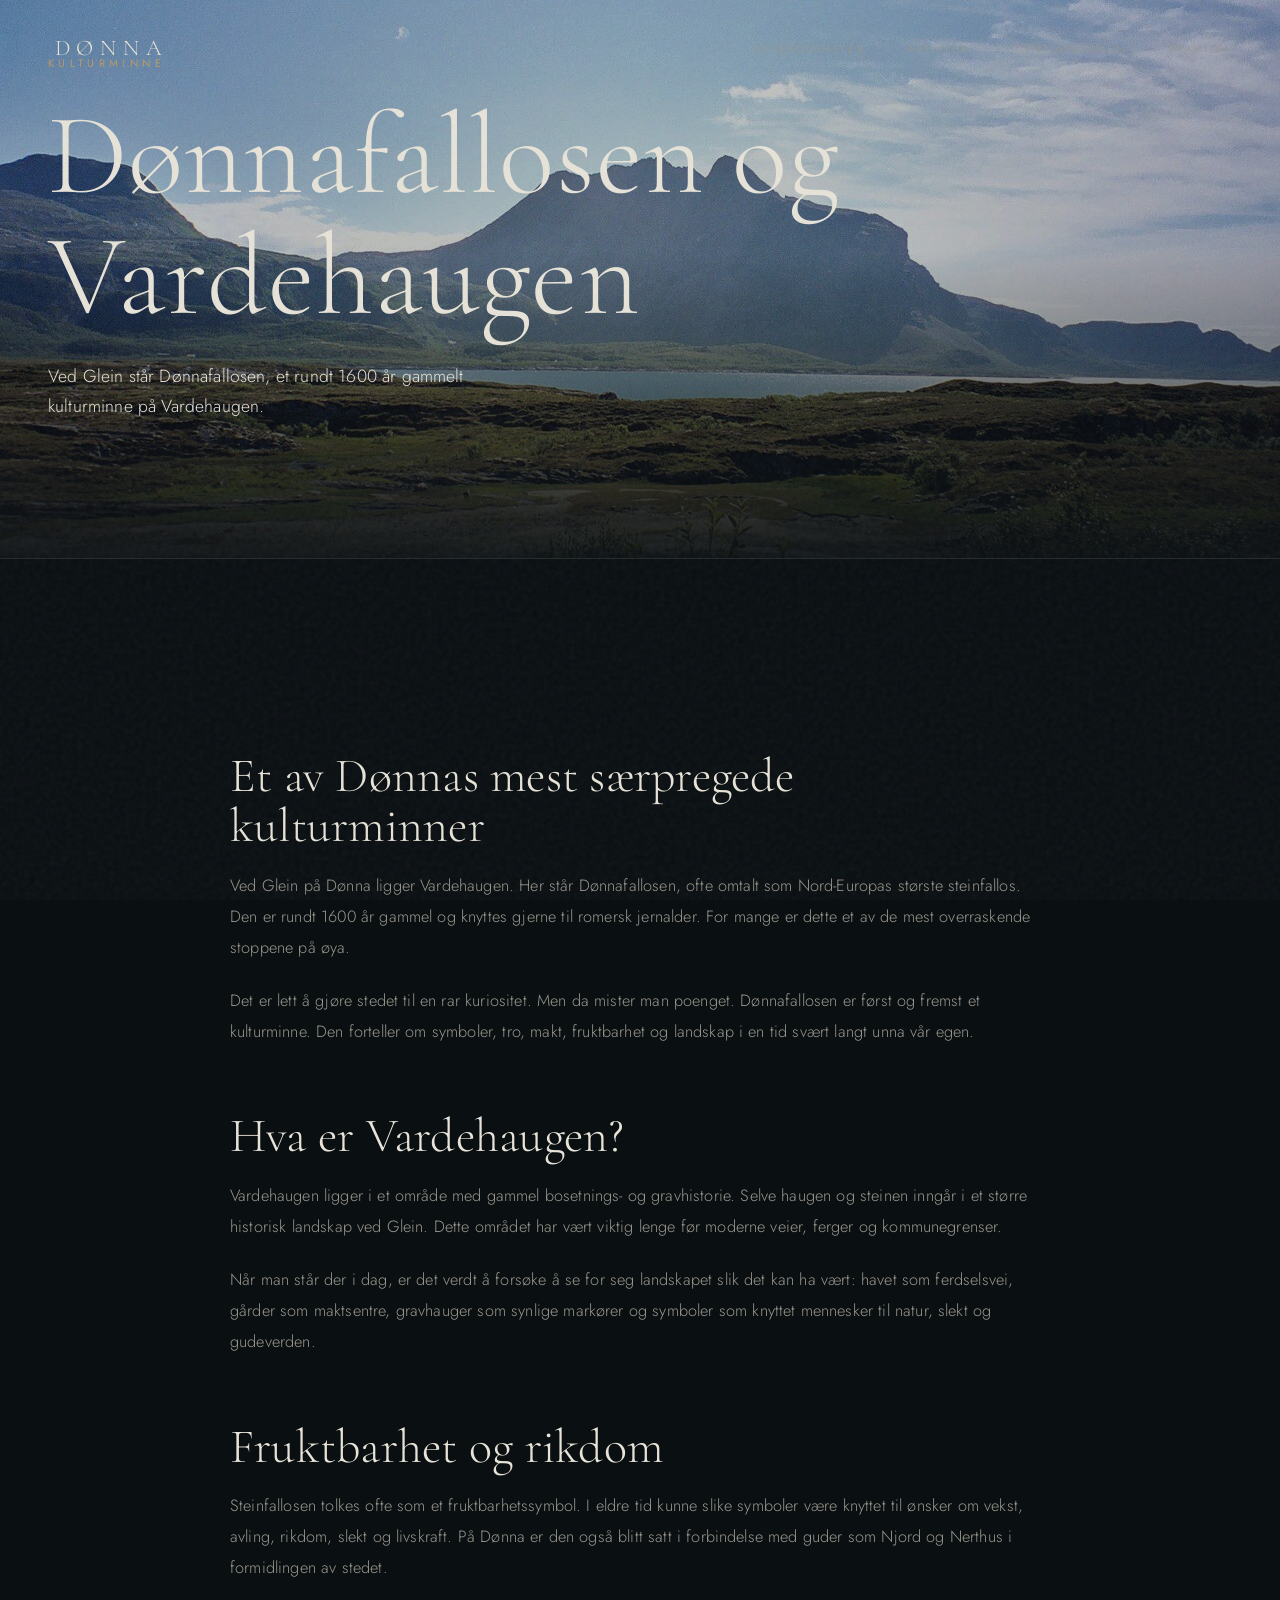
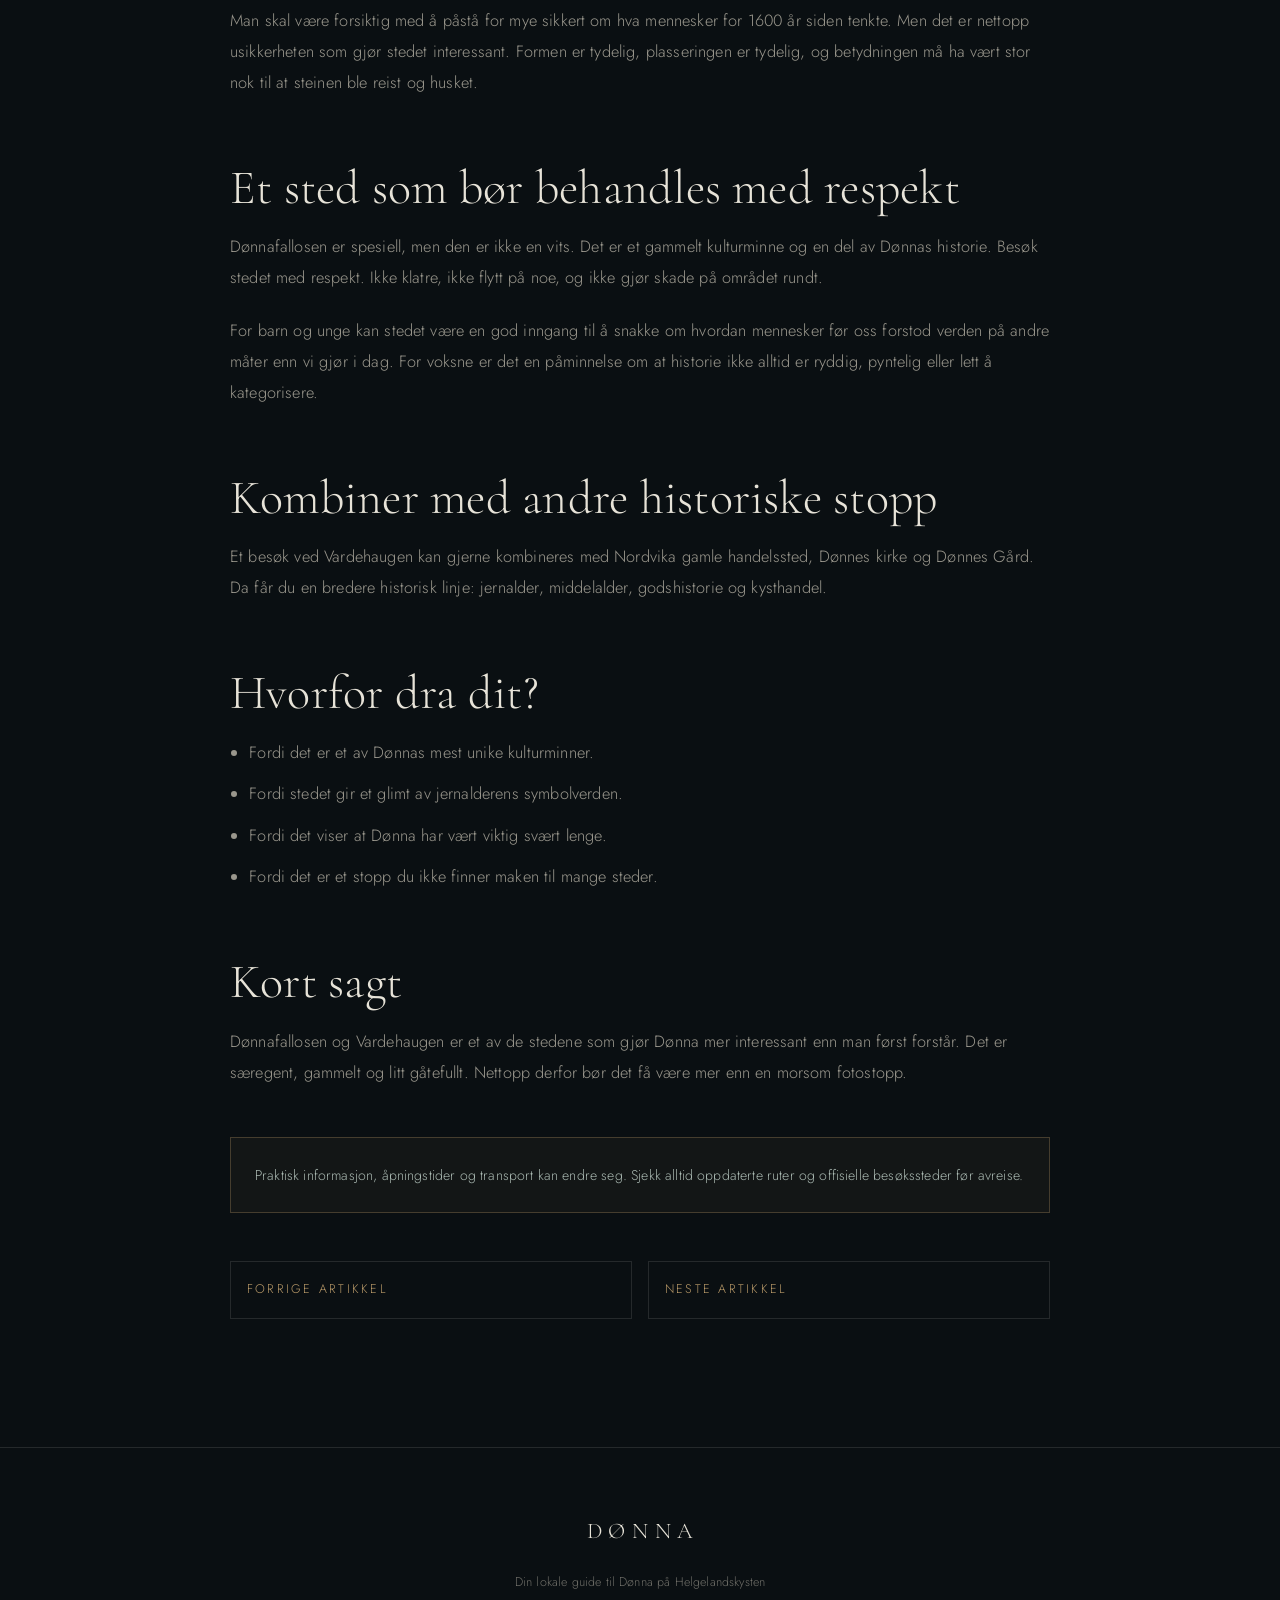
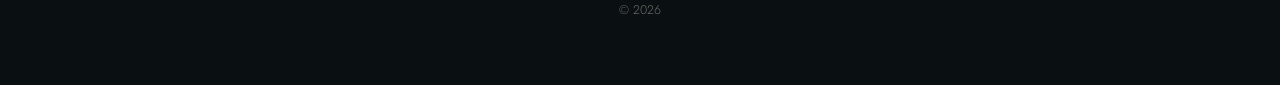
<file: artikler/donnafallosen-vardehaugen.html>
<!DOCTYPE html>
<html lang="no">
<head>
<meta charset="UTF-8">
<meta name="viewport" content="width=device-width, initial-scale=1.0">
<title>Dønnafallosen og Vardehaugen — Dønna</title>
<meta name="description" content="Ved Glein står Dønnafallosen, et rundt 1600 år gammelt kulturminne på Vardehaugen.">
<link rel="preconnect" href="https://fonts.googleapis.com">
<link rel="preconnect" href="https://fonts.gstatic.com" crossorigin>
<link href="https://fonts.googleapis.com/css2?family=Cormorant+Garamond:ital,wght@0,300;0,400;0,500;1,300;1,400&family=Jost:wght@300;400;500&display=swap" rel="stylesheet">
<style>
  :root{
    --abyss:#0a0f12;
    --deep:#0e161a;
    --slate:#16252a;
    --moss:#3d5751;
    --pale:#a9b8b1;
    --bone:#e7e3d8;
    --bone-dim:#9a978d;
    --gold:#b89968;
    --line:rgba(231,227,216,.12);
    --display:'Cormorant Garamond', Georgia, serif;
    --body:'Jost', sans-serif;
  }
  *{margin:0;padding:0;box-sizing:border-box}
  html{scroll-behavior:smooth}
  body{font-family:var(--body);background:var(--abyss);color:var(--bone);font-weight:300;
    line-height:1.7;letter-spacing:.01em;overflow-x:hidden;-webkit-font-smoothing:antialiased}
  .grain{position:fixed;inset:0;z-index:9999;pointer-events:none;opacity:.05;
    background-image:url("data:image/svg+xml,%3Csvg viewBox='0 0 200 200' xmlns='http://www.w3.org/2000/svg'%3E%3Cfilter id='n'%3E%3CfeTurbulence type='fractalNoise' baseFrequency='0.85' numOctaves='4'/%3E%3C/filter%3E%3Crect width='100%25' height='100%25' filter='url(%23n)'/%3E%3C/svg%3E");}

  .eyebrow{text-transform:uppercase;letter-spacing:.4em;font-size:.68rem;font-weight:400;
    color:var(--gold);margin-bottom:1.5rem}
  h1,h2,h3{font-family:var(--display);font-weight:300;line-height:1.05;letter-spacing:.005em}
  h1 em,h2 em{font-style:italic}
  a{color:inherit}

  .btn{display:inline-block;font-family:var(--body);text-decoration:none;font-size:.72rem;
    letter-spacing:.28em;text-transform:uppercase;font-weight:400;padding:1.05rem 2.4rem;
    border:1px solid var(--gold);color:var(--gold);background:transparent;
    transition:all .6s cubic-bezier(.16,1,.3,1);position:relative;overflow:hidden}
  .btn::after{content:'';position:absolute;inset:0;background:var(--gold);transform:scaleX(0);
    transform-origin:left;transition:transform .6s cubic-bezier(.16,1,.3,1);z-index:-1}
  .btn:hover{color:var(--abyss)}
  .btn:hover::after{transform:scaleX(1)}
  .btn span{position:relative;z-index:1}

  /* Nav */
  nav{position:fixed;top:0;left:0;right:0;z-index:1000;padding:1.8rem 0;
    transition:transform .5s ease,background .5s ease,padding .5s ease}
  nav.scrolled{background:rgba(10,15,18,.88);backdrop-filter:blur(12px);padding:1.1rem 0;border-bottom:1px solid var(--line)}
  .nav-inner{max-width:1280px;margin:0 auto;padding:0 3rem;display:flex;justify-content:space-between;align-items:center}
  .logo{font-family:var(--display);font-size:1.4rem;color:var(--bone);text-decoration:none;
    letter-spacing:.3em;text-transform:uppercase;padding-left:.3em}
  .nav-links{list-style:none;display:flex;gap:2.6rem;align-items:center}
  .nav-links a{color:var(--bone-dim);text-decoration:none;font-size:.72rem;letter-spacing:.2em;
    text-transform:uppercase;transition:color .4s}
  .nav-links a:hover{color:var(--bone)}

  /* Hero */
  .hero{position:relative;height:100vh;min-height:640px;display:flex;align-items:flex-end;
    justify-content:flex-start;overflow:hidden}
  .hero-img{position:absolute;inset:0;
    background:linear-gradient(180deg,rgba(10,15,18,.25) 0%,rgba(10,15,18,.15) 40%,rgba(10,15,18,.95) 100%),
      url('donnamannen.png') center/cover no-repeat;}
  .hero-fallback{position:absolute;inset:0;z-index:-1;
    background:linear-gradient(180deg,#3a5a6a,#16252a 70%,var(--abyss));}
  .hero-content{position:relative;z-index:2;max-width:1280px;width:100%;margin:0 auto;
    padding:0 3rem 6rem}
  .hero h1{font-size:clamp(3rem,9vw,7.5rem);margin-bottom:1.5rem;letter-spacing:.01em}
  .hero-sub{font-size:1.1rem;max-width:460px;color:var(--bone);opacity:.9;margin-bottom:2.5rem}
  .scroll-hint{position:absolute;bottom:2.5rem;right:3rem;color:var(--bone-dim);z-index:2;
    font-size:.62rem;letter-spacing:.3em;text-transform:uppercase}

  section{padding:8rem 3rem;border-top:1px solid var(--line)}
  .wrap{max-width:1280px;margin:0 auto}
  .sec-head{margin-bottom:4rem;max-width:620px}
  .sec-head h2{font-size:clamp(2.2rem,5vw,3.6rem);margin-top:.5rem}
  .lead{font-size:1.15rem;color:var(--bone-dim);max-width:620px}

  /* Attractions grid */
  .cards{display:grid;grid-template-columns:repeat(3,1fr);gap:2.5rem}
  .card{border:1px solid var(--line);padding:2.5rem;transition:border-color .5s,transform .5s;
    display:flex;flex-direction:column}
  .card:hover{border-color:rgba(184,153,104,.4);transform:translateY(-4px)}
  .card .tag{font-size:.62rem;letter-spacing:.3em;text-transform:uppercase;color:var(--gold);margin-bottom:1.2rem}
  .card h3{font-size:1.7rem;margin-bottom:1rem}
  .card p{font-size:.92rem;color:var(--bone-dim);margin-bottom:1.5rem;flex-grow:1}
  .card .meta{font-size:.78rem;color:var(--pale);border-top:1px solid var(--line);padding-top:1.2rem;
    display:flex;flex-direction:column;gap:.3rem}
  .card .meta span{display:flex;justify-content:space-between}
  .card .meta span b{color:var(--bone);font-weight:400}

  /* Hike detail */
  .hike{background:var(--deep)}
  .hike-grid{display:grid;grid-template-columns:1fr 1fr;gap:5rem;align-items:start}
  .hike-facts{list-style:none}
  .hike-facts li{display:flex;justify-content:space-between;padding:1.1rem 0;border-bottom:1px solid var(--line);font-size:.95rem}
  .hike-facts li span:first-child{color:var(--bone-dim)}
  .hike-facts li span:last-child{color:var(--bone);text-align:right}
  .hike-steps{counter-reset:step}
  .hike-steps p{position:relative;padding-left:2.5rem;margin-bottom:1.4rem;color:var(--bone-dim);font-size:.95rem}
  .hike-steps p::before{counter-increment:step;content:counter(step);position:absolute;left:0;top:0;
    font-family:var(--display);color:var(--gold);font-size:1.1rem}
  .warn{margin-top:2rem;padding:1.5rem;border:1px solid rgba(184,153,104,.3);background:rgba(184,153,104,.05);
    font-size:.88rem;color:var(--pale)}
  .warn b{color:var(--gold);font-weight:400;display:block;margin-bottom:.4rem;letter-spacing:.1em;
    text-transform:uppercase;font-size:.7rem}

  /* Practical / contacts */
  .info-grid{display:grid;grid-template-columns:repeat(2,1fr);gap:2.5rem}
  .info-block{border:1px solid var(--line);padding:2.5rem}
  .info-block h3{font-size:1.4rem;margin-bottom:1.5rem}
  .info-row{display:flex;justify-content:space-between;padding:.9rem 0;border-bottom:1px solid var(--line);font-size:.92rem}
  .info-row:last-child{border-bottom:none}
  .info-row span:first-child{color:var(--bone-dim)}
  .info-row a{color:var(--gold);text-decoration:none}
  .info-row a:hover{text-decoration:underline}

  /* SUP / rental */
  .rental{background:var(--deep);text-align:center}
  .rental .wrap{max-width:900px}
  .rental h2{font-size:clamp(2.4rem,6vw,4rem);margin:.5rem 0 1.5rem}
  .rental>.wrap>p{color:var(--bone-dim);margin-bottom:1rem;max-width:540px;margin-left:auto;margin-right:auto}
  .rental .price{font-family:var(--display);font-size:1.6rem;color:var(--bone);margin:2.5rem 0 .5rem;font-style:italic}
  .rental-items{display:grid;grid-template-columns:repeat(3,1fr);gap:2rem;margin:3.5rem 0 1rem;text-align:left}
  .rental-item{border:1px solid var(--line);padding:2rem;transition:border-color .5s,transform .5s}
  .rental-item:hover{border-color:rgba(184,153,104,.4);transform:translateY(-4px)}
  .rental-item .ri-tag{font-size:.62rem;letter-spacing:.3em;text-transform:uppercase;color:var(--gold);display:block;margin-bottom:1rem}
  .rental-item h3{font-size:1.4rem;margin-bottom:.7rem}
  .rental-item p{font-size:.88rem;color:var(--bone-dim);margin:0}

  footer{padding:4rem 3rem;border-top:1px solid var(--line);text-align:center}
  footer .logo{display:inline-block;margin-bottom:1rem}
  footer p{font-size:.78rem;color:var(--bone-dim);opacity:.7;margin-top:.4rem}
  .fine-print{font-size:.7rem!important;opacity:.4!important;margin-top:1.5rem!important;max-width:560px;
    margin-left:auto;margin-right:auto;line-height:1.7}

  .reveal-up{opacity:0;transform:translateY(40px);transition:opacity 1.1s cubic-bezier(.16,1,.3,1),transform 1.1s cubic-bezier(.16,1,.3,1)}
  .reveal-up.in{opacity:1;transform:translateY(0)}

  @media(max-width:900px){
    .nav-links{display:none}
    .nav-inner{padding:0 1.5rem}
    section{padding:5rem 1.5rem}
    .hero-content{padding:0 1.5rem 4rem}
    .cards{grid-template-columns:1fr}
    .hike-grid{grid-template-columns:1fr;gap:3rem}
    .info-grid{grid-template-columns:1fr}
    .rental-items{grid-template-columns:1fr}
    .scroll-hint{display:none}
  }

  .article-hero{min-height:62vh;height:62vh;align-items:flex-end}
  .article-body{max-width:820px;margin:0 auto;color:var(--bone-dim);font-size:1.02rem;line-height:1.9}
  .article-body h2{font-size:clamp(2rem,4vw,3rem);color:var(--bone);margin:4rem 0 1.2rem}
  .article-body h3{font-size:1.55rem;color:var(--bone);margin:2.5rem 0 1rem}
  .article-body p{margin-bottom:1.35rem}
  .article-body ul{margin:1rem 0 1.8rem 1.2rem}
  .article-body li{margin-bottom:.65rem}
  .article-note{margin-top:3rem;padding:1.5rem;border:1px solid rgba(184,153,104,.3);background:rgba(184,153,104,.05);font-size:.88rem;color:var(--pale)}
  .article-links{display:grid;grid-template-columns:repeat(2,1fr);gap:1rem;margin-top:3rem}
  .article-links a{border:1px solid var(--line);padding:1rem;text-decoration:none;color:var(--gold);font-size:.78rem;text-transform:uppercase;letter-spacing:.18em}
  @media(max-width:900px){.article-links{grid-template-columns:1fr}.article-hero{min-height:55vh;height:55vh}}
</style>
</head>
<body>
<div class="grain"></div>
<nav id="nav">
  <div class="nav-inner">
    <a href="../index.html" class="logo">Dønna</a>
    <ul class="nav-links">
      <li><a href="../index.html#se">Severdigheter</a></li>
      <li><a href="../index.html#artikler">Artikler</a></li>
      <li><a href="../index.html#donnamannen">Dønnamannen</a></li>
      <li><a href="../index.html#praktisk">Praktisk</a></li>
    </ul>
  </div>
</nav>
<header class="hero article-hero">
  <div class="hero-fallback"></div>
  <div class="hero-img" style="background:linear-gradient(180deg,rgba(10,15,18,.25) 0%,rgba(10,15,18,.28) 45%,rgba(10,15,18,.96) 100%),url('../donnamannen.png') center/cover no-repeat;"></div>
  <div class="hero-content">
    <p class="eyebrow reveal-up in">Kulturminne</p>
    <h1 class="reveal-up in">Dønnafallosen og Vardehaugen</h1>
    <p class="hero-sub reveal-up in">Ved Glein står Dønnafallosen, et rundt 1600 år gammelt kulturminne på Vardehaugen.</p>
  </div>
</header>
<section>
  <div class="wrap">
    <article class="article-body reveal-up in">
        <h2>Et av Dønnas mest særpregede kulturminner</h2>
        <p>Ved Glein på Dønna ligger Vardehaugen. Her står Dønnafallosen, ofte omtalt som Nord-Europas største steinfallos. Den er rundt 1600 år gammel og knyttes gjerne til romersk jernalder. For mange er dette et av de mest overraskende stoppene på øya.</p>
        <p>Det er lett å gjøre stedet til en rar kuriositet. Men da mister man poenget. Dønnafallosen er først og fremst et kulturminne. Den forteller om symboler, tro, makt, fruktbarhet og landskap i en tid svært langt unna vår egen.</p>
        <h2>Hva er Vardehaugen?</h2>
        <p>Vardehaugen ligger i et område med gammel bosetnings- og gravhistorie. Selve haugen og steinen inngår i et større historisk landskap ved Glein. Dette området har vært viktig lenge før moderne veier, ferger og kommunegrenser.</p>
        <p>Når man står der i dag, er det verdt å forsøke å se for seg landskapet slik det kan ha vært: havet som ferdselsvei, gårder som maktsentre, gravhauger som synlige markører og symboler som knyttet mennesker til natur, slekt og gudeverden.</p>
        <h2>Fruktbarhet og rikdom</h2>
        <p>Steinfallosen tolkes ofte som et fruktbarhetssymbol. I eldre tid kunne slike symboler være knyttet til ønsker om vekst, avling, rikdom, slekt og livskraft. På Dønna er den også blitt satt i forbindelse med guder som Njord og Nerthus i formidlingen av stedet.</p>
        <p>Man skal være forsiktig med å påstå for mye sikkert om hva mennesker for 1600 år siden tenkte. Men det er nettopp usikkerheten som gjør stedet interessant. Formen er tydelig, plasseringen er tydelig, og betydningen må ha vært stor nok til at steinen ble reist og husket.</p>
        <h2>Et sted som bør behandles med respekt</h2>
        <p>Dønnafallosen er spesiell, men den er ikke en vits. Det er et gammelt kulturminne og en del av Dønnas historie. Besøk stedet med respekt. Ikke klatre, ikke flytt på noe, og ikke gjør skade på området rundt.</p>
        <p>For barn og unge kan stedet være en god inngang til å snakke om hvordan mennesker før oss forstod verden på andre måter enn vi gjør i dag. For voksne er det en påminnelse om at historie ikke alltid er ryddig, pyntelig eller lett å kategorisere.</p>
        <h2>Kombiner med andre historiske stopp</h2>
        <p>Et besøk ved Vardehaugen kan gjerne kombineres med Nordvika gamle handelssted, Dønnes kirke og Dønnes Gård. Da får du en bredere historisk linje: jernalder, middelalder, godshistorie og kysthandel.</p>
        <h2>Hvorfor dra dit?</h2>
        <ul><li>Fordi det er et av Dønnas mest unike kulturminner.</li><li>Fordi stedet gir et glimt av jernalderens symbolverden.</li><li>Fordi det viser at Dønna har vært viktig svært lenge.</li><li>Fordi det er et stopp du ikke finner maken til mange steder.</li></ul>
        <h2>Kort sagt</h2>
        <p>Dønnafallosen og Vardehaugen er et av de stedene som gjør Dønna mer interessant enn man først forstår. Det er særegent, gammelt og litt gåtefullt. Nettopp derfor bør det få være mer enn en morsom fotostopp.</p>
      <div class="article-note">
        Praktisk informasjon, åpningstider og transport kan endre seg. Sjekk alltid oppdaterte ruter og offisielle besøkssteder før avreise.
      </div>
      <div class="article-links">
        <a href="donnes-gard.html">Forrige artikkel</a>
        <a href="nordvika-gamle-handelssted.html">Neste artikkel</a>
      </div>
    </article>
  </div>
</section>
<footer>
  <a href="../index.html" class="logo">Dønna</a>
  <p>Din lokale guide til Dønna på Helgelandskysten</p>
  <p>© 2026</p>
</footer>
<script>
  const obs = new IntersectionObserver((entries)=>{
    entries.forEach(e=>{if(e.isIntersecting){e.target.classList.add('in');obs.unobserve(e.target);}});
  },{threshold:0.12});
  document.querySelectorAll('.reveal-up:not(.in)').forEach(el=>obs.observe(el));
  const nav=document.getElementById('nav');
  window.addEventListener('scroll',()=>{if(window.pageYOffset>60)nav.classList.add('scrolled');else nav.classList.remove('scrolled');});
</script>
</body>
</html>
</file>
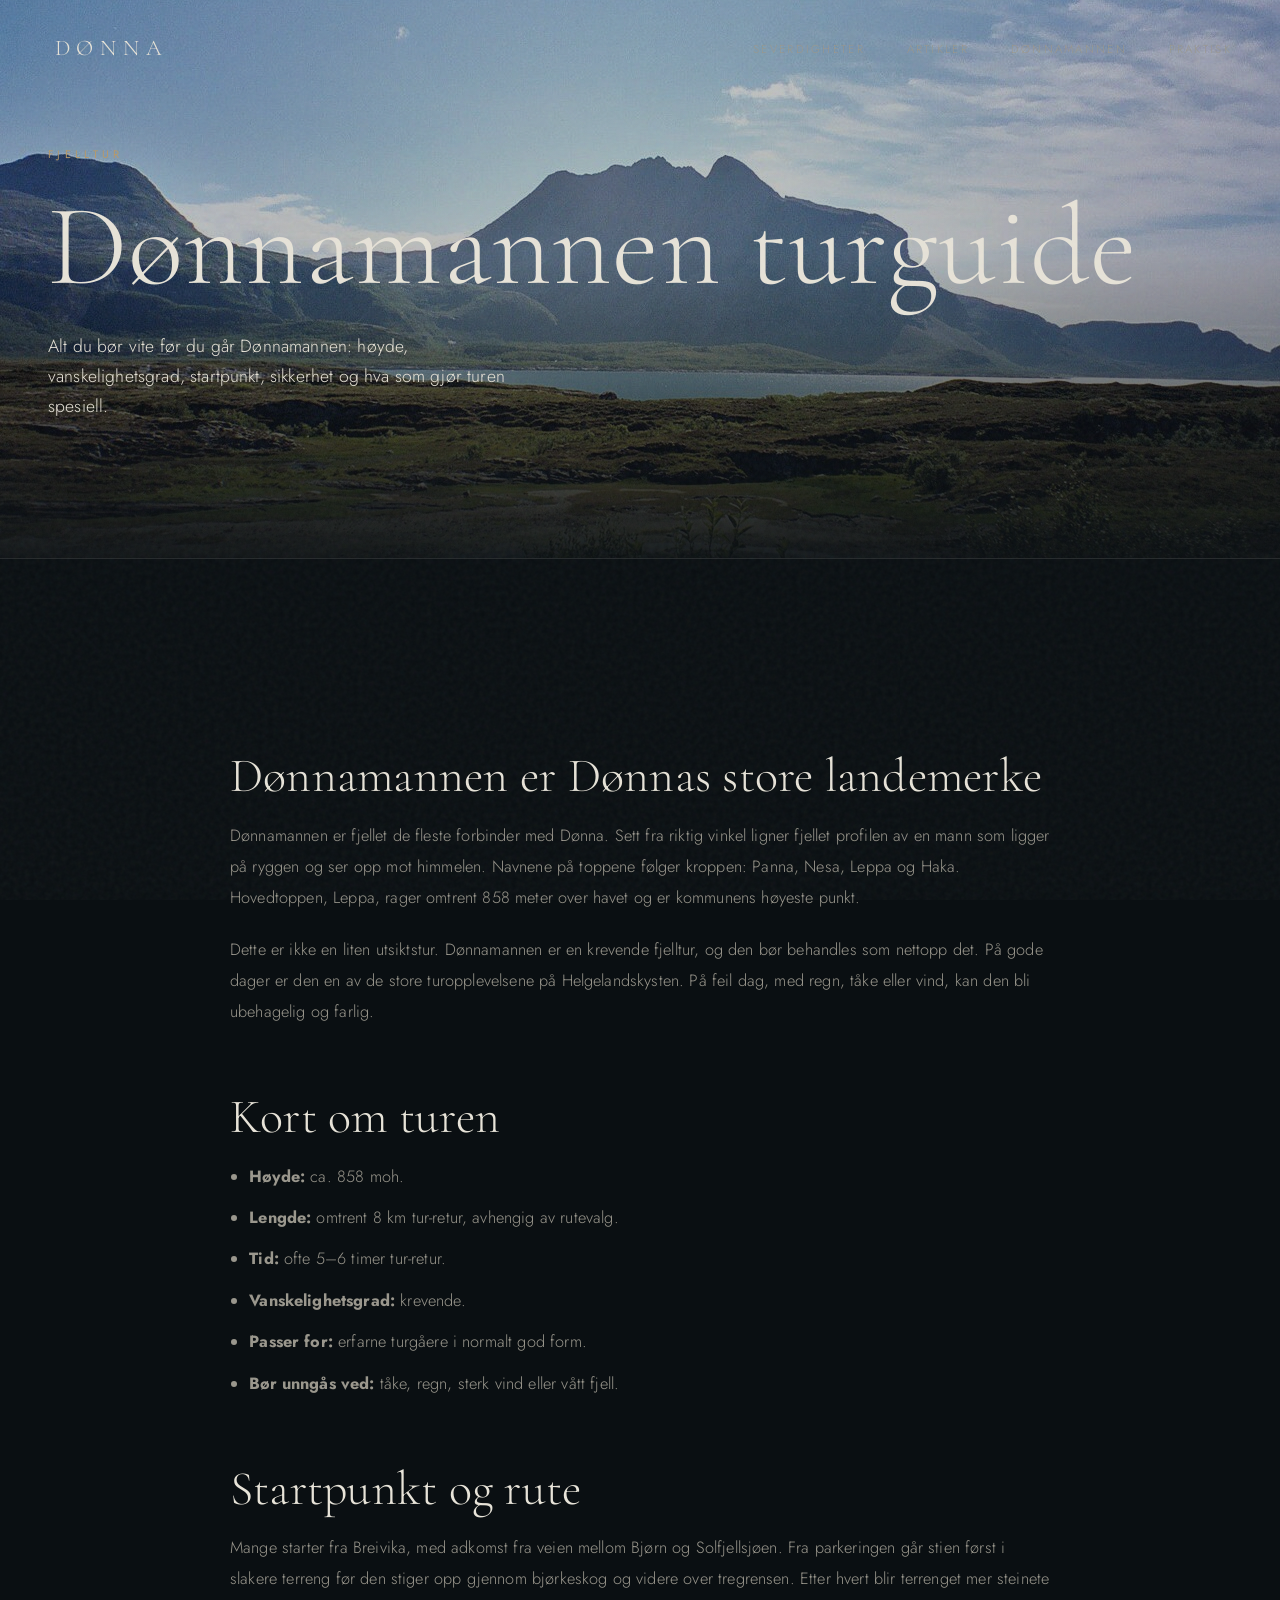
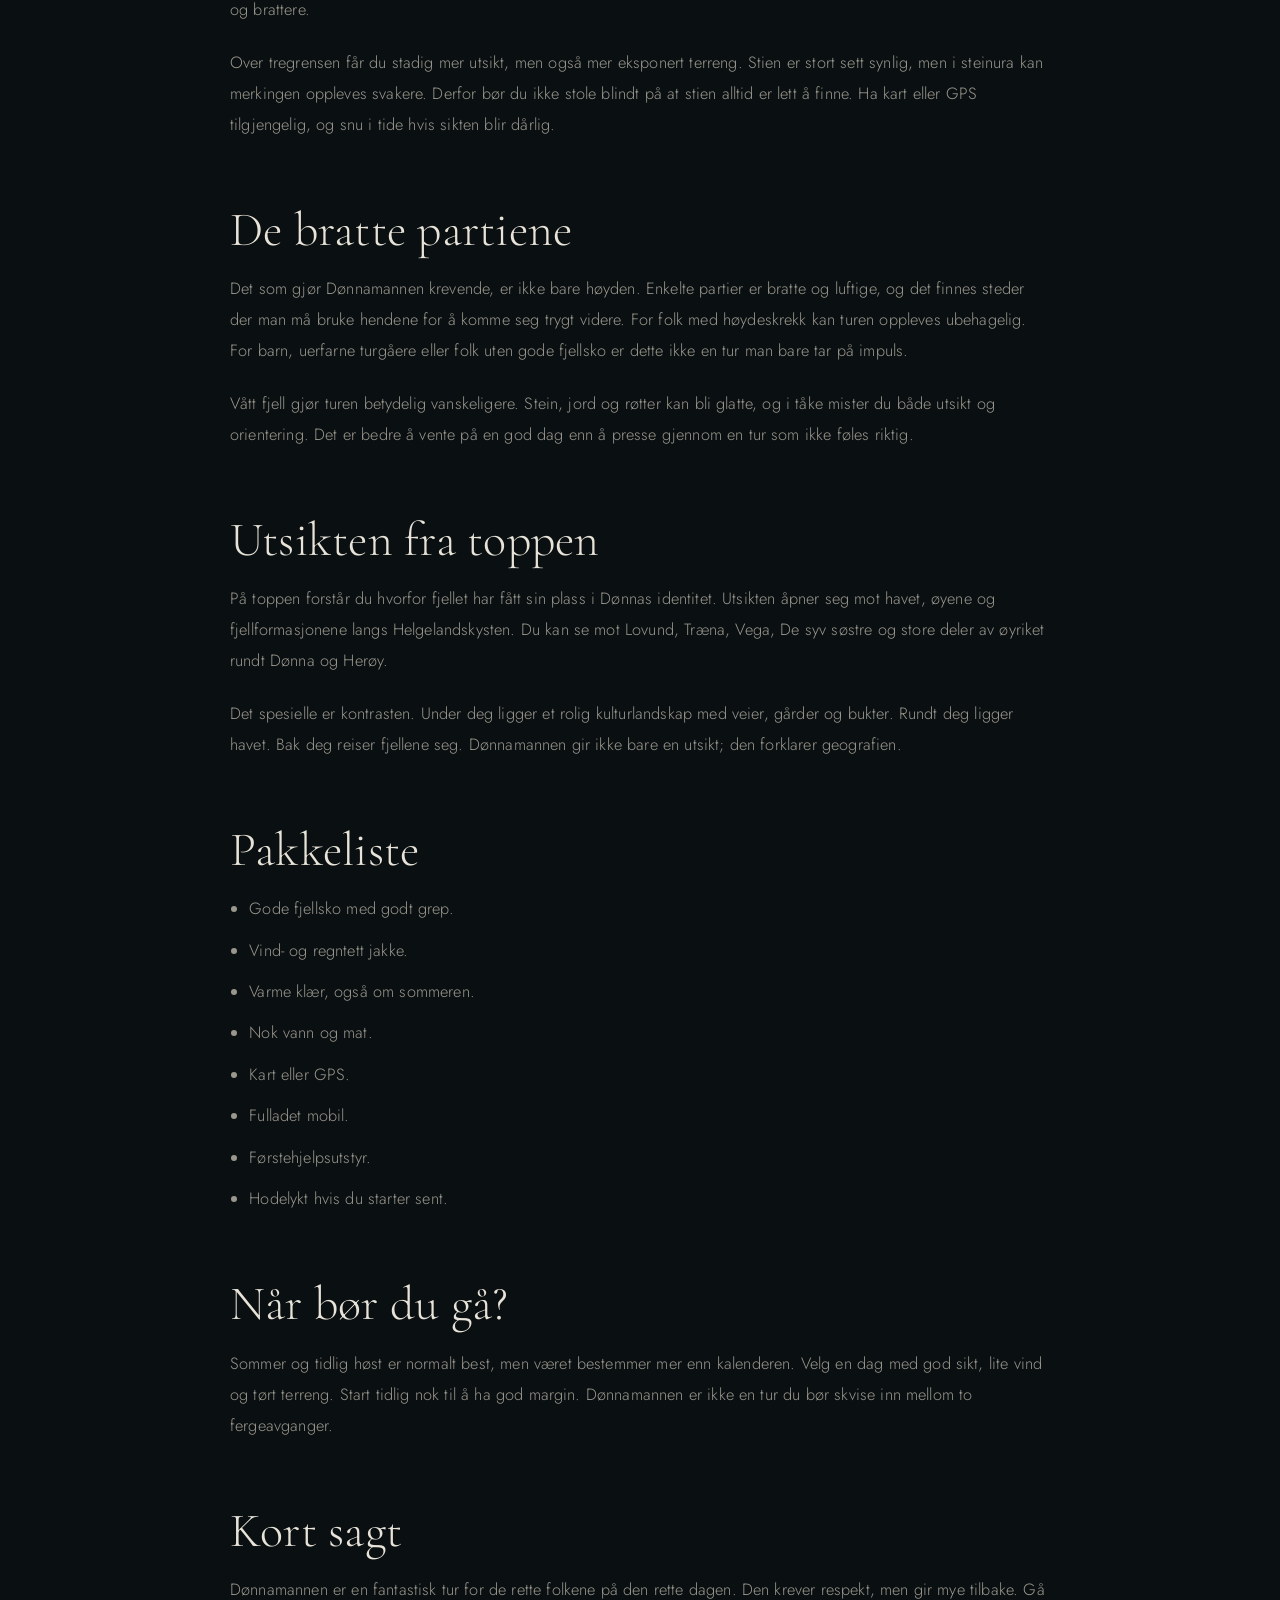
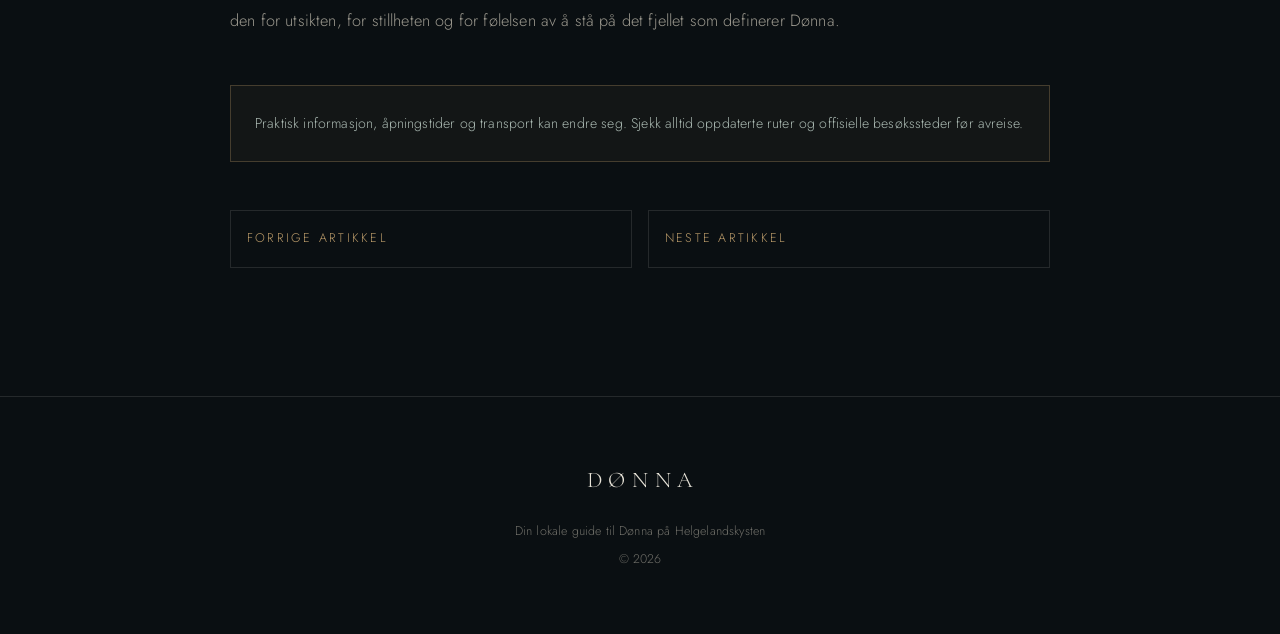
<file: artikler/donnamannen-turguide.html>
<!DOCTYPE html>
<html lang="no">
<head>
<meta charset="UTF-8">
<meta name="viewport" content="width=device-width, initial-scale=1.0">
<title>Dønnamannen turguide — Dønna</title>
<meta name="description" content="Alt du bør vite før du går Dønnamannen: høyde, vanskelighetsgrad, startpunkt, sikkerhet og hva som gjør turen spesiell.">
<link rel="preconnect" href="https://fonts.googleapis.com">
<link rel="preconnect" href="https://fonts.gstatic.com" crossorigin>
<link href="https://fonts.googleapis.com/css2?family=Cormorant+Garamond:ital,wght@0,300;0,400;0,500;1,300;1,400&family=Jost:wght@300;400;500&display=swap" rel="stylesheet">
<style>
  :root{
    --abyss:#0a0f12;
    --deep:#0e161a;
    --slate:#16252a;
    --moss:#3d5751;
    --pale:#a9b8b1;
    --bone:#e7e3d8;
    --bone-dim:#9a978d;
    --gold:#b89968;
    --line:rgba(231,227,216,.12);
    --display:'Cormorant Garamond', Georgia, serif;
    --body:'Jost', sans-serif;
  }
  *{margin:0;padding:0;box-sizing:border-box}
  html{scroll-behavior:smooth}
  body{font-family:var(--body);background:var(--abyss);color:var(--bone);font-weight:300;
    line-height:1.7;letter-spacing:.01em;overflow-x:hidden;-webkit-font-smoothing:antialiased}
  .grain{position:fixed;inset:0;z-index:9999;pointer-events:none;opacity:.05;
    background-image:url("data:image/svg+xml,%3Csvg viewBox='0 0 200 200' xmlns='http://www.w3.org/2000/svg'%3E%3Cfilter id='n'%3E%3CfeTurbulence type='fractalNoise' baseFrequency='0.85' numOctaves='4'/%3E%3C/filter%3E%3Crect width='100%25' height='100%25' filter='url(%23n)'/%3E%3C/svg%3E");}

  .eyebrow{text-transform:uppercase;letter-spacing:.4em;font-size:.68rem;font-weight:400;
    color:var(--gold);margin-bottom:1.5rem}
  h1,h2,h3{font-family:var(--display);font-weight:300;line-height:1.05;letter-spacing:.005em}
  h1 em,h2 em{font-style:italic}
  a{color:inherit}

  .btn{display:inline-block;font-family:var(--body);text-decoration:none;font-size:.72rem;
    letter-spacing:.28em;text-transform:uppercase;font-weight:400;padding:1.05rem 2.4rem;
    border:1px solid var(--gold);color:var(--gold);background:transparent;
    transition:all .6s cubic-bezier(.16,1,.3,1);position:relative;overflow:hidden}
  .btn::after{content:'';position:absolute;inset:0;background:var(--gold);transform:scaleX(0);
    transform-origin:left;transition:transform .6s cubic-bezier(.16,1,.3,1);z-index:-1}
  .btn:hover{color:var(--abyss)}
  .btn:hover::after{transform:scaleX(1)}
  .btn span{position:relative;z-index:1}

  /* Nav */
  nav{position:fixed;top:0;left:0;right:0;z-index:1000;padding:1.8rem 0;
    transition:transform .5s ease,background .5s ease,padding .5s ease}
  nav.scrolled{background:rgba(10,15,18,.88);backdrop-filter:blur(12px);padding:1.1rem 0;border-bottom:1px solid var(--line)}
  .nav-inner{max-width:1280px;margin:0 auto;padding:0 3rem;display:flex;justify-content:space-between;align-items:center}
  .logo{font-family:var(--display);font-size:1.4rem;color:var(--bone);text-decoration:none;
    letter-spacing:.3em;text-transform:uppercase;padding-left:.3em}
  .nav-links{list-style:none;display:flex;gap:2.6rem;align-items:center}
  .nav-links a{color:var(--bone-dim);text-decoration:none;font-size:.72rem;letter-spacing:.2em;
    text-transform:uppercase;transition:color .4s}
  .nav-links a:hover{color:var(--bone)}

  /* Hero */
  .hero{position:relative;height:100vh;min-height:640px;display:flex;align-items:flex-end;
    justify-content:flex-start;overflow:hidden}
  .hero-img{position:absolute;inset:0;
    background:linear-gradient(180deg,rgba(10,15,18,.25) 0%,rgba(10,15,18,.15) 40%,rgba(10,15,18,.95) 100%),
      url('donnamannen.png') center/cover no-repeat;}
  .hero-fallback{position:absolute;inset:0;z-index:-1;
    background:linear-gradient(180deg,#3a5a6a,#16252a 70%,var(--abyss));}
  .hero-content{position:relative;z-index:2;max-width:1280px;width:100%;margin:0 auto;
    padding:0 3rem 6rem}
  .hero h1{font-size:clamp(3rem,9vw,7.5rem);margin-bottom:1.5rem;letter-spacing:.01em}
  .hero-sub{font-size:1.1rem;max-width:460px;color:var(--bone);opacity:.9;margin-bottom:2.5rem}
  .scroll-hint{position:absolute;bottom:2.5rem;right:3rem;color:var(--bone-dim);z-index:2;
    font-size:.62rem;letter-spacing:.3em;text-transform:uppercase}

  section{padding:8rem 3rem;border-top:1px solid var(--line)}
  .wrap{max-width:1280px;margin:0 auto}
  .sec-head{margin-bottom:4rem;max-width:620px}
  .sec-head h2{font-size:clamp(2.2rem,5vw,3.6rem);margin-top:.5rem}
  .lead{font-size:1.15rem;color:var(--bone-dim);max-width:620px}

  /* Attractions grid */
  .cards{display:grid;grid-template-columns:repeat(3,1fr);gap:2.5rem}
  .card{border:1px solid var(--line);padding:2.5rem;transition:border-color .5s,transform .5s;
    display:flex;flex-direction:column}
  .card:hover{border-color:rgba(184,153,104,.4);transform:translateY(-4px)}
  .card .tag{font-size:.62rem;letter-spacing:.3em;text-transform:uppercase;color:var(--gold);margin-bottom:1.2rem}
  .card h3{font-size:1.7rem;margin-bottom:1rem}
  .card p{font-size:.92rem;color:var(--bone-dim);margin-bottom:1.5rem;flex-grow:1}
  .card .meta{font-size:.78rem;color:var(--pale);border-top:1px solid var(--line);padding-top:1.2rem;
    display:flex;flex-direction:column;gap:.3rem}
  .card .meta span{display:flex;justify-content:space-between}
  .card .meta span b{color:var(--bone);font-weight:400}

  /* Hike detail */
  .hike{background:var(--deep)}
  .hike-grid{display:grid;grid-template-columns:1fr 1fr;gap:5rem;align-items:start}
  .hike-facts{list-style:none}
  .hike-facts li{display:flex;justify-content:space-between;padding:1.1rem 0;border-bottom:1px solid var(--line);font-size:.95rem}
  .hike-facts li span:first-child{color:var(--bone-dim)}
  .hike-facts li span:last-child{color:var(--bone);text-align:right}
  .hike-steps{counter-reset:step}
  .hike-steps p{position:relative;padding-left:2.5rem;margin-bottom:1.4rem;color:var(--bone-dim);font-size:.95rem}
  .hike-steps p::before{counter-increment:step;content:counter(step);position:absolute;left:0;top:0;
    font-family:var(--display);color:var(--gold);font-size:1.1rem}
  .warn{margin-top:2rem;padding:1.5rem;border:1px solid rgba(184,153,104,.3);background:rgba(184,153,104,.05);
    font-size:.88rem;color:var(--pale)}
  .warn b{color:var(--gold);font-weight:400;display:block;margin-bottom:.4rem;letter-spacing:.1em;
    text-transform:uppercase;font-size:.7rem}

  /* Practical / contacts */
  .info-grid{display:grid;grid-template-columns:repeat(2,1fr);gap:2.5rem}
  .info-block{border:1px solid var(--line);padding:2.5rem}
  .info-block h3{font-size:1.4rem;margin-bottom:1.5rem}
  .info-row{display:flex;justify-content:space-between;padding:.9rem 0;border-bottom:1px solid var(--line);font-size:.92rem}
  .info-row:last-child{border-bottom:none}
  .info-row span:first-child{color:var(--bone-dim)}
  .info-row a{color:var(--gold);text-decoration:none}
  .info-row a:hover{text-decoration:underline}

  /* SUP / rental */
  .rental{background:var(--deep);text-align:center}
  .rental .wrap{max-width:900px}
  .rental h2{font-size:clamp(2.4rem,6vw,4rem);margin:.5rem 0 1.5rem}
  .rental>.wrap>p{color:var(--bone-dim);margin-bottom:1rem;max-width:540px;margin-left:auto;margin-right:auto}
  .rental .price{font-family:var(--display);font-size:1.6rem;color:var(--bone);margin:2.5rem 0 .5rem;font-style:italic}
  .rental-items{display:grid;grid-template-columns:repeat(3,1fr);gap:2rem;margin:3.5rem 0 1rem;text-align:left}
  .rental-item{border:1px solid var(--line);padding:2rem;transition:border-color .5s,transform .5s}
  .rental-item:hover{border-color:rgba(184,153,104,.4);transform:translateY(-4px)}
  .rental-item .ri-tag{font-size:.62rem;letter-spacing:.3em;text-transform:uppercase;color:var(--gold);display:block;margin-bottom:1rem}
  .rental-item h3{font-size:1.4rem;margin-bottom:.7rem}
  .rental-item p{font-size:.88rem;color:var(--bone-dim);margin:0}

  footer{padding:4rem 3rem;border-top:1px solid var(--line);text-align:center}
  footer .logo{display:inline-block;margin-bottom:1rem}
  footer p{font-size:.78rem;color:var(--bone-dim);opacity:.7;margin-top:.4rem}
  .fine-print{font-size:.7rem!important;opacity:.4!important;margin-top:1.5rem!important;max-width:560px;
    margin-left:auto;margin-right:auto;line-height:1.7}

  .reveal-up{opacity:0;transform:translateY(40px);transition:opacity 1.1s cubic-bezier(.16,1,.3,1),transform 1.1s cubic-bezier(.16,1,.3,1)}
  .reveal-up.in{opacity:1;transform:translateY(0)}

  @media(max-width:900px){
    .nav-links{display:none}
    .nav-inner{padding:0 1.5rem}
    section{padding:5rem 1.5rem}
    .hero-content{padding:0 1.5rem 4rem}
    .cards{grid-template-columns:1fr}
    .hike-grid{grid-template-columns:1fr;gap:3rem}
    .info-grid{grid-template-columns:1fr}
    .rental-items{grid-template-columns:1fr}
    .scroll-hint{display:none}
  }

  .article-hero{min-height:62vh;height:62vh;align-items:flex-end}
  .article-body{max-width:820px;margin:0 auto;color:var(--bone-dim);font-size:1.02rem;line-height:1.9}
  .article-body h2{font-size:clamp(2rem,4vw,3rem);color:var(--bone);margin:4rem 0 1.2rem}
  .article-body h3{font-size:1.55rem;color:var(--bone);margin:2.5rem 0 1rem}
  .article-body p{margin-bottom:1.35rem}
  .article-body ul{margin:1rem 0 1.8rem 1.2rem}
  .article-body li{margin-bottom:.65rem}
  .article-note{margin-top:3rem;padding:1.5rem;border:1px solid rgba(184,153,104,.3);background:rgba(184,153,104,.05);font-size:.88rem;color:var(--pale)}
  .article-links{display:grid;grid-template-columns:repeat(2,1fr);gap:1rem;margin-top:3rem}
  .article-links a{border:1px solid var(--line);padding:1rem;text-decoration:none;color:var(--gold);font-size:.78rem;text-transform:uppercase;letter-spacing:.18em}
  @media(max-width:900px){.article-links{grid-template-columns:1fr}.article-hero{min-height:55vh;height:55vh}}
</style>
</head>
<body>
<div class="grain"></div>
<nav id="nav">
  <div class="nav-inner">
    <a href="../index.html" class="logo">Dønna</a>
    <ul class="nav-links">
      <li><a href="../index.html#se">Severdigheter</a></li>
      <li><a href="../index.html#artikler">Artikler</a></li>
      <li><a href="../index.html#donnamannen">Dønnamannen</a></li>
      <li><a href="../index.html#praktisk">Praktisk</a></li>
    </ul>
  </div>
</nav>
<header class="hero article-hero">
  <div class="hero-fallback"></div>
  <div class="hero-img" style="background:linear-gradient(180deg,rgba(10,15,18,.25) 0%,rgba(10,15,18,.28) 45%,rgba(10,15,18,.96) 100%),url('../donnamannen.png') center/cover no-repeat;"></div>
  <div class="hero-content">
    <p class="eyebrow reveal-up in">Fjelltur</p>
    <h1 class="reveal-up in">Dønnamannen turguide</h1>
    <p class="hero-sub reveal-up in">Alt du bør vite før du går Dønnamannen: høyde, vanskelighetsgrad, startpunkt, sikkerhet og hva som gjør turen spesiell.</p>
  </div>
</header>
<section>
  <div class="wrap">
    <article class="article-body reveal-up in">
        <h2>Dønnamannen er Dønnas store landemerke</h2>
        <p>Dønnamannen er fjellet de fleste forbinder med Dønna. Sett fra riktig vinkel ligner fjellet profilen av en mann som ligger på ryggen og ser opp mot himmelen. Navnene på toppene følger kroppen: Panna, Nesa, Leppa og Haka. Hovedtoppen, Leppa, rager omtrent 858 meter over havet og er kommunens høyeste punkt.</p>
        <p>Dette er ikke en liten utsiktstur. Dønnamannen er en krevende fjelltur, og den bør behandles som nettopp det. På gode dager er den en av de store turopplevelsene på Helgelandskysten. På feil dag, med regn, tåke eller vind, kan den bli ubehagelig og farlig.</p>
        <h2>Kort om turen</h2>
        <ul><li><strong>Høyde:</strong> ca. 858 moh.</li><li><strong>Lengde:</strong> omtrent 8 km tur-retur, avhengig av rutevalg.</li><li><strong>Tid:</strong> ofte 5–6 timer tur-retur.</li><li><strong>Vanskelighetsgrad:</strong> krevende.</li><li><strong>Passer for:</strong> erfarne turgåere i normalt god form.</li><li><strong>Bør unngås ved:</strong> tåke, regn, sterk vind eller vått fjell.</li></ul>
        <h2>Startpunkt og rute</h2>
        <p>Mange starter fra Breivika, med adkomst fra veien mellom Bjørn og Solfjellsjøen. Fra parkeringen går stien først i slakere terreng før den stiger opp gjennom bjørkeskog og videre over tregrensen. Etter hvert blir terrenget mer steinete og brattere.</p>
        <p>Over tregrensen får du stadig mer utsikt, men også mer eksponert terreng. Stien er stort sett synlig, men i steinura kan merkingen oppleves svakere. Derfor bør du ikke stole blindt på at stien alltid er lett å finne. Ha kart eller GPS tilgjengelig, og snu i tide hvis sikten blir dårlig.</p>
        <h2>De bratte partiene</h2>
        <p>Det som gjør Dønnamannen krevende, er ikke bare høyden. Enkelte partier er bratte og luftige, og det finnes steder der man må bruke hendene for å komme seg trygt videre. For folk med høydeskrekk kan turen oppleves ubehagelig. For barn, uerfarne turgåere eller folk uten gode fjellsko er dette ikke en tur man bare tar på impuls.</p>
        <p>Vått fjell gjør turen betydelig vanskeligere. Stein, jord og røtter kan bli glatte, og i tåke mister du både utsikt og orientering. Det er bedre å vente på en god dag enn å presse gjennom en tur som ikke føles riktig.</p>
        <h2>Utsikten fra toppen</h2>
        <p>På toppen forstår du hvorfor fjellet har fått sin plass i Dønnas identitet. Utsikten åpner seg mot havet, øyene og fjellformasjonene langs Helgelandskysten. Du kan se mot Lovund, Træna, Vega, De syv søstre og store deler av øyriket rundt Dønna og Herøy.</p>
        <p>Det spesielle er kontrasten. Under deg ligger et rolig kulturlandskap med veier, gårder og bukter. Rundt deg ligger havet. Bak deg reiser fjellene seg. Dønnamannen gir ikke bare en utsikt; den forklarer geografien.</p>
        <h2>Pakkeliste</h2>
        <ul><li>Gode fjellsko med godt grep.</li><li>Vind- og regntett jakke.</li><li>Varme klær, også om sommeren.</li><li>Nok vann og mat.</li><li>Kart eller GPS.</li><li>Fulladet mobil.</li><li>Førstehjelpsutstyr.</li><li>Hodelykt hvis du starter sent.</li></ul>
        <h2>Når bør du gå?</h2>
        <p>Sommer og tidlig høst er normalt best, men været bestemmer mer enn kalenderen. Velg en dag med god sikt, lite vind og tørt terreng. Start tidlig nok til å ha god margin. Dønnamannen er ikke en tur du bør skvise inn mellom to fergeavganger.</p>
        <h2>Kort sagt</h2>
        <p>Dønnamannen er en fantastisk tur for de rette folkene på den rette dagen. Den krever respekt, men gir mye tilbake. Gå den for utsikten, for stillheten og for følelsen av å stå på det fjellet som definerer Dønna.</p>
      <div class="article-note">
        Praktisk informasjon, åpningstider og transport kan endre seg. Sjekk alltid oppdaterte ruter og offisielle besøkssteder før avreise.
      </div>
      <div class="article-links">
        <a href="hva-kan-man-gjore-pa-donna.html">Forrige artikkel</a>
        <a href="slik-kommer-du-deg-til-donna.html">Neste artikkel</a>
      </div>
    </article>
  </div>
</section>
<footer>
  <a href="../index.html" class="logo">Dønna</a>
  <p>Din lokale guide til Dønna på Helgelandskysten</p>
  <p>© 2026</p>
</footer>
<script>
  const obs = new IntersectionObserver((entries)=>{
    entries.forEach(e=>{if(e.isIntersecting){e.target.classList.add('in');obs.unobserve(e.target);}});
  },{threshold:0.12});
  document.querySelectorAll('.reveal-up:not(.in)').forEach(el=>obs.observe(el));
  const nav=document.getElementById('nav');
  window.addEventListener('scroll',()=>{if(window.pageYOffset>60)nav.classList.add('scrolled');else nav.classList.remove('scrolled');});
</script>
</body>
</html>
</file>
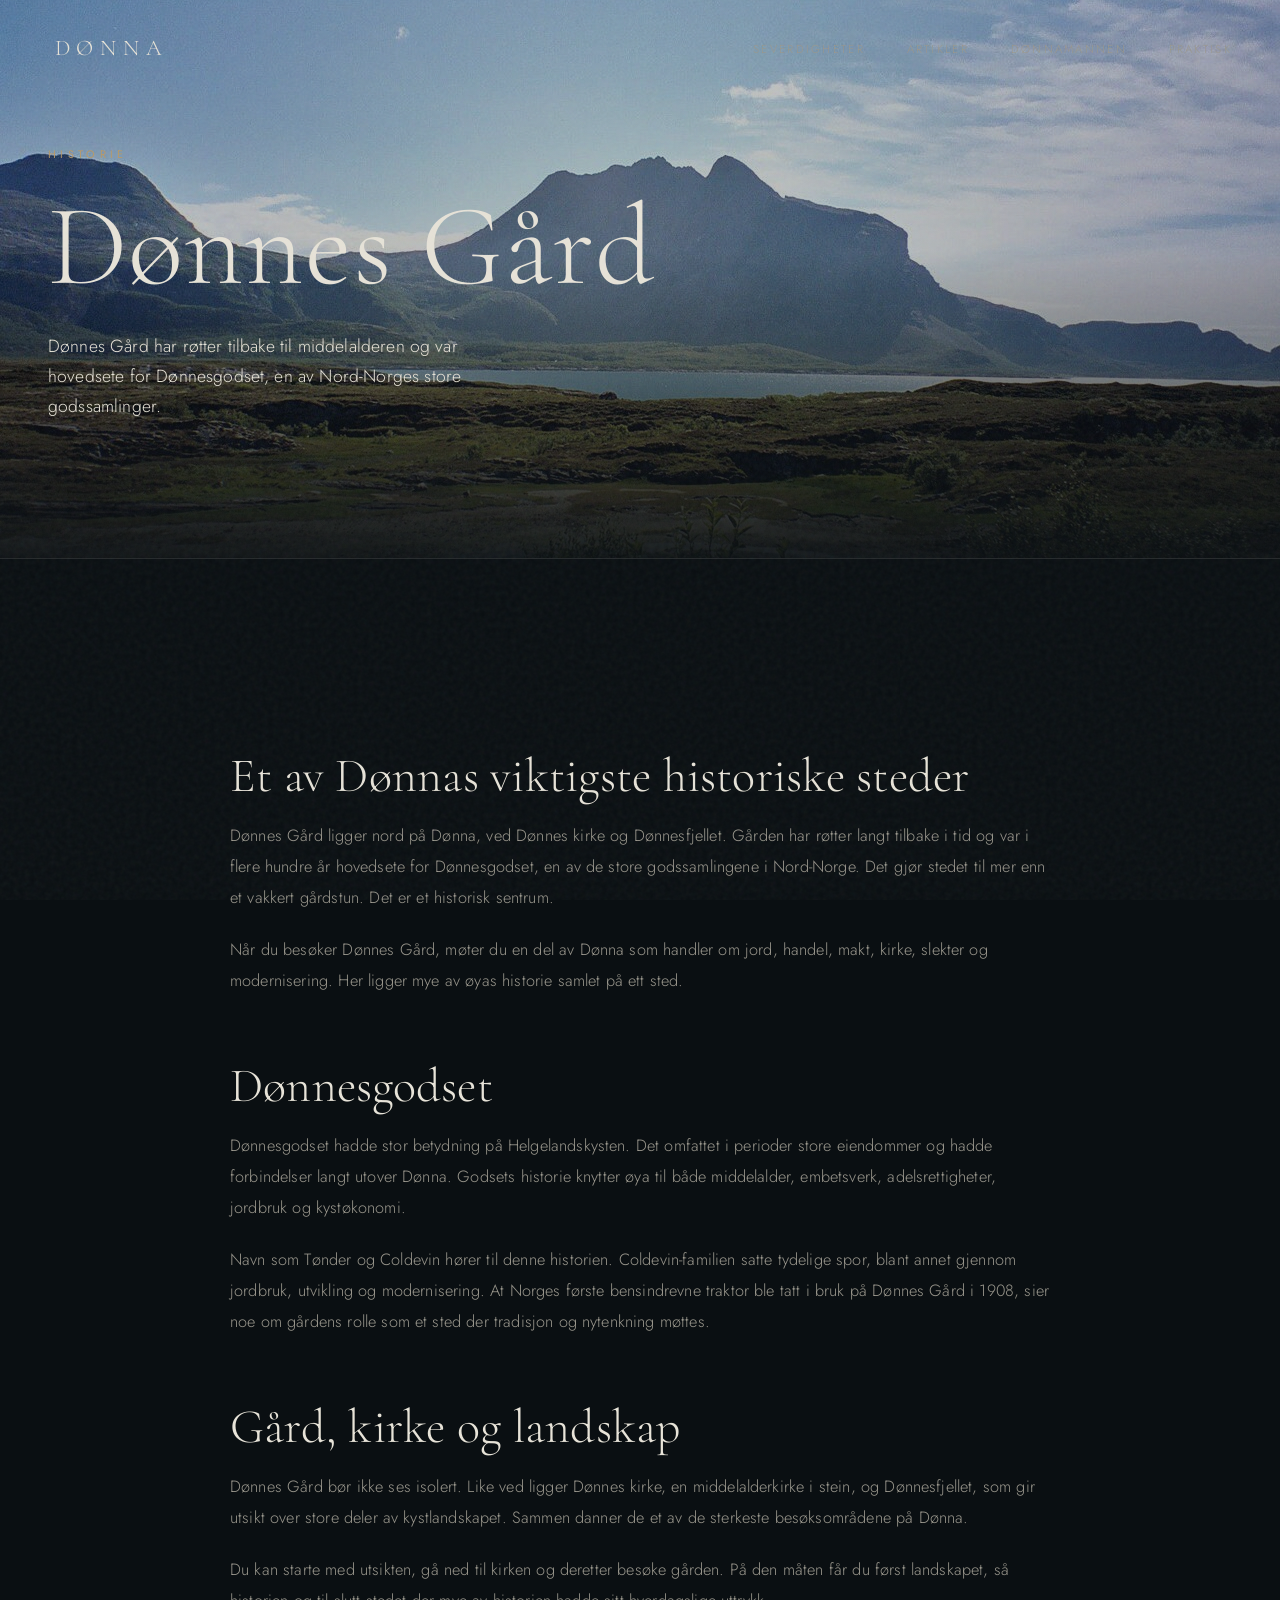
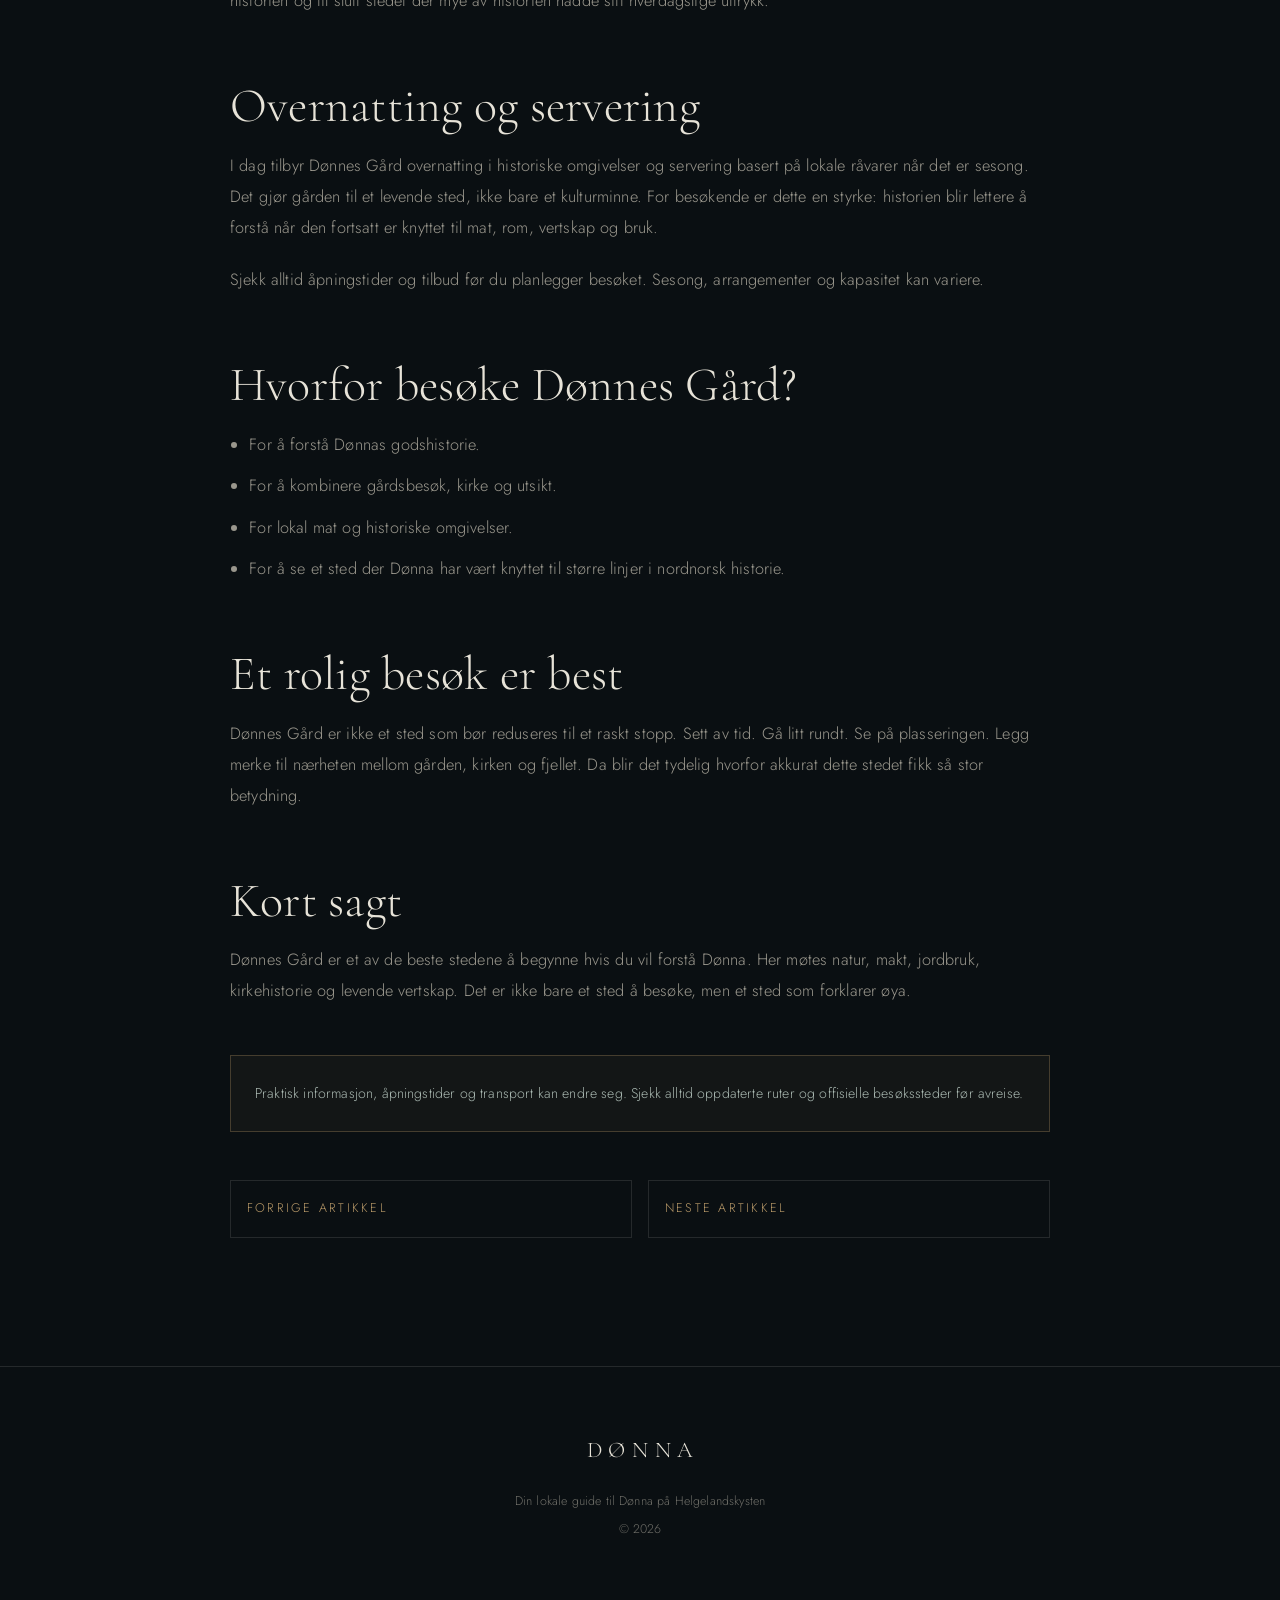
<file: artikler/donnes-gard.html>
<!DOCTYPE html>
<html lang="no">
<head>
<meta charset="UTF-8">
<meta name="viewport" content="width=device-width, initial-scale=1.0">
<title>Dønnes Gård — Dønna</title>
<meta name="description" content="Dønnes Gård har røtter tilbake til middelalderen og var hovedsete for Dønnesgodset, en av Nord-Norges store godssamlinger.">
<link rel="preconnect" href="https://fonts.googleapis.com">
<link rel="preconnect" href="https://fonts.gstatic.com" crossorigin>
<link href="https://fonts.googleapis.com/css2?family=Cormorant+Garamond:ital,wght@0,300;0,400;0,500;1,300;1,400&family=Jost:wght@300;400;500&display=swap" rel="stylesheet">
<style>
  :root{
    --abyss:#0a0f12;
    --deep:#0e161a;
    --slate:#16252a;
    --moss:#3d5751;
    --pale:#a9b8b1;
    --bone:#e7e3d8;
    --bone-dim:#9a978d;
    --gold:#b89968;
    --line:rgba(231,227,216,.12);
    --display:'Cormorant Garamond', Georgia, serif;
    --body:'Jost', sans-serif;
  }
  *{margin:0;padding:0;box-sizing:border-box}
  html{scroll-behavior:smooth}
  body{font-family:var(--body);background:var(--abyss);color:var(--bone);font-weight:300;
    line-height:1.7;letter-spacing:.01em;overflow-x:hidden;-webkit-font-smoothing:antialiased}
  .grain{position:fixed;inset:0;z-index:9999;pointer-events:none;opacity:.05;
    background-image:url("data:image/svg+xml,%3Csvg viewBox='0 0 200 200' xmlns='http://www.w3.org/2000/svg'%3E%3Cfilter id='n'%3E%3CfeTurbulence type='fractalNoise' baseFrequency='0.85' numOctaves='4'/%3E%3C/filter%3E%3Crect width='100%25' height='100%25' filter='url(%23n)'/%3E%3C/svg%3E");}

  .eyebrow{text-transform:uppercase;letter-spacing:.4em;font-size:.68rem;font-weight:400;
    color:var(--gold);margin-bottom:1.5rem}
  h1,h2,h3{font-family:var(--display);font-weight:300;line-height:1.05;letter-spacing:.005em}
  h1 em,h2 em{font-style:italic}
  a{color:inherit}

  .btn{display:inline-block;font-family:var(--body);text-decoration:none;font-size:.72rem;
    letter-spacing:.28em;text-transform:uppercase;font-weight:400;padding:1.05rem 2.4rem;
    border:1px solid var(--gold);color:var(--gold);background:transparent;
    transition:all .6s cubic-bezier(.16,1,.3,1);position:relative;overflow:hidden}
  .btn::after{content:'';position:absolute;inset:0;background:var(--gold);transform:scaleX(0);
    transform-origin:left;transition:transform .6s cubic-bezier(.16,1,.3,1);z-index:-1}
  .btn:hover{color:var(--abyss)}
  .btn:hover::after{transform:scaleX(1)}
  .btn span{position:relative;z-index:1}

  /* Nav */
  nav{position:fixed;top:0;left:0;right:0;z-index:1000;padding:1.8rem 0;
    transition:transform .5s ease,background .5s ease,padding .5s ease}
  nav.scrolled{background:rgba(10,15,18,.88);backdrop-filter:blur(12px);padding:1.1rem 0;border-bottom:1px solid var(--line)}
  .nav-inner{max-width:1280px;margin:0 auto;padding:0 3rem;display:flex;justify-content:space-between;align-items:center}
  .logo{font-family:var(--display);font-size:1.4rem;color:var(--bone);text-decoration:none;
    letter-spacing:.3em;text-transform:uppercase;padding-left:.3em}
  .nav-links{list-style:none;display:flex;gap:2.6rem;align-items:center}
  .nav-links a{color:var(--bone-dim);text-decoration:none;font-size:.72rem;letter-spacing:.2em;
    text-transform:uppercase;transition:color .4s}
  .nav-links a:hover{color:var(--bone)}

  /* Hero */
  .hero{position:relative;height:100vh;min-height:640px;display:flex;align-items:flex-end;
    justify-content:flex-start;overflow:hidden}
  .hero-img{position:absolute;inset:0;
    background:linear-gradient(180deg,rgba(10,15,18,.25) 0%,rgba(10,15,18,.15) 40%,rgba(10,15,18,.95) 100%),
      url('donnamannen.png') center/cover no-repeat;}
  .hero-fallback{position:absolute;inset:0;z-index:-1;
    background:linear-gradient(180deg,#3a5a6a,#16252a 70%,var(--abyss));}
  .hero-content{position:relative;z-index:2;max-width:1280px;width:100%;margin:0 auto;
    padding:0 3rem 6rem}
  .hero h1{font-size:clamp(3rem,9vw,7.5rem);margin-bottom:1.5rem;letter-spacing:.01em}
  .hero-sub{font-size:1.1rem;max-width:460px;color:var(--bone);opacity:.9;margin-bottom:2.5rem}
  .scroll-hint{position:absolute;bottom:2.5rem;right:3rem;color:var(--bone-dim);z-index:2;
    font-size:.62rem;letter-spacing:.3em;text-transform:uppercase}

  section{padding:8rem 3rem;border-top:1px solid var(--line)}
  .wrap{max-width:1280px;margin:0 auto}
  .sec-head{margin-bottom:4rem;max-width:620px}
  .sec-head h2{font-size:clamp(2.2rem,5vw,3.6rem);margin-top:.5rem}
  .lead{font-size:1.15rem;color:var(--bone-dim);max-width:620px}

  /* Attractions grid */
  .cards{display:grid;grid-template-columns:repeat(3,1fr);gap:2.5rem}
  .card{border:1px solid var(--line);padding:2.5rem;transition:border-color .5s,transform .5s;
    display:flex;flex-direction:column}
  .card:hover{border-color:rgba(184,153,104,.4);transform:translateY(-4px)}
  .card .tag{font-size:.62rem;letter-spacing:.3em;text-transform:uppercase;color:var(--gold);margin-bottom:1.2rem}
  .card h3{font-size:1.7rem;margin-bottom:1rem}
  .card p{font-size:.92rem;color:var(--bone-dim);margin-bottom:1.5rem;flex-grow:1}
  .card .meta{font-size:.78rem;color:var(--pale);border-top:1px solid var(--line);padding-top:1.2rem;
    display:flex;flex-direction:column;gap:.3rem}
  .card .meta span{display:flex;justify-content:space-between}
  .card .meta span b{color:var(--bone);font-weight:400}

  /* Hike detail */
  .hike{background:var(--deep)}
  .hike-grid{display:grid;grid-template-columns:1fr 1fr;gap:5rem;align-items:start}
  .hike-facts{list-style:none}
  .hike-facts li{display:flex;justify-content:space-between;padding:1.1rem 0;border-bottom:1px solid var(--line);font-size:.95rem}
  .hike-facts li span:first-child{color:var(--bone-dim)}
  .hike-facts li span:last-child{color:var(--bone);text-align:right}
  .hike-steps{counter-reset:step}
  .hike-steps p{position:relative;padding-left:2.5rem;margin-bottom:1.4rem;color:var(--bone-dim);font-size:.95rem}
  .hike-steps p::before{counter-increment:step;content:counter(step);position:absolute;left:0;top:0;
    font-family:var(--display);color:var(--gold);font-size:1.1rem}
  .warn{margin-top:2rem;padding:1.5rem;border:1px solid rgba(184,153,104,.3);background:rgba(184,153,104,.05);
    font-size:.88rem;color:var(--pale)}
  .warn b{color:var(--gold);font-weight:400;display:block;margin-bottom:.4rem;letter-spacing:.1em;
    text-transform:uppercase;font-size:.7rem}

  /* Practical / contacts */
  .info-grid{display:grid;grid-template-columns:repeat(2,1fr);gap:2.5rem}
  .info-block{border:1px solid var(--line);padding:2.5rem}
  .info-block h3{font-size:1.4rem;margin-bottom:1.5rem}
  .info-row{display:flex;justify-content:space-between;padding:.9rem 0;border-bottom:1px solid var(--line);font-size:.92rem}
  .info-row:last-child{border-bottom:none}
  .info-row span:first-child{color:var(--bone-dim)}
  .info-row a{color:var(--gold);text-decoration:none}
  .info-row a:hover{text-decoration:underline}

  /* SUP / rental */
  .rental{background:var(--deep);text-align:center}
  .rental .wrap{max-width:900px}
  .rental h2{font-size:clamp(2.4rem,6vw,4rem);margin:.5rem 0 1.5rem}
  .rental>.wrap>p{color:var(--bone-dim);margin-bottom:1rem;max-width:540px;margin-left:auto;margin-right:auto}
  .rental .price{font-family:var(--display);font-size:1.6rem;color:var(--bone);margin:2.5rem 0 .5rem;font-style:italic}
  .rental-items{display:grid;grid-template-columns:repeat(3,1fr);gap:2rem;margin:3.5rem 0 1rem;text-align:left}
  .rental-item{border:1px solid var(--line);padding:2rem;transition:border-color .5s,transform .5s}
  .rental-item:hover{border-color:rgba(184,153,104,.4);transform:translateY(-4px)}
  .rental-item .ri-tag{font-size:.62rem;letter-spacing:.3em;text-transform:uppercase;color:var(--gold);display:block;margin-bottom:1rem}
  .rental-item h3{font-size:1.4rem;margin-bottom:.7rem}
  .rental-item p{font-size:.88rem;color:var(--bone-dim);margin:0}

  footer{padding:4rem 3rem;border-top:1px solid var(--line);text-align:center}
  footer .logo{display:inline-block;margin-bottom:1rem}
  footer p{font-size:.78rem;color:var(--bone-dim);opacity:.7;margin-top:.4rem}
  .fine-print{font-size:.7rem!important;opacity:.4!important;margin-top:1.5rem!important;max-width:560px;
    margin-left:auto;margin-right:auto;line-height:1.7}

  .reveal-up{opacity:0;transform:translateY(40px);transition:opacity 1.1s cubic-bezier(.16,1,.3,1),transform 1.1s cubic-bezier(.16,1,.3,1)}
  .reveal-up.in{opacity:1;transform:translateY(0)}

  @media(max-width:900px){
    .nav-links{display:none}
    .nav-inner{padding:0 1.5rem}
    section{padding:5rem 1.5rem}
    .hero-content{padding:0 1.5rem 4rem}
    .cards{grid-template-columns:1fr}
    .hike-grid{grid-template-columns:1fr;gap:3rem}
    .info-grid{grid-template-columns:1fr}
    .rental-items{grid-template-columns:1fr}
    .scroll-hint{display:none}
  }

  .article-hero{min-height:62vh;height:62vh;align-items:flex-end}
  .article-body{max-width:820px;margin:0 auto;color:var(--bone-dim);font-size:1.02rem;line-height:1.9}
  .article-body h2{font-size:clamp(2rem,4vw,3rem);color:var(--bone);margin:4rem 0 1.2rem}
  .article-body h3{font-size:1.55rem;color:var(--bone);margin:2.5rem 0 1rem}
  .article-body p{margin-bottom:1.35rem}
  .article-body ul{margin:1rem 0 1.8rem 1.2rem}
  .article-body li{margin-bottom:.65rem}
  .article-note{margin-top:3rem;padding:1.5rem;border:1px solid rgba(184,153,104,.3);background:rgba(184,153,104,.05);font-size:.88rem;color:var(--pale)}
  .article-links{display:grid;grid-template-columns:repeat(2,1fr);gap:1rem;margin-top:3rem}
  .article-links a{border:1px solid var(--line);padding:1rem;text-decoration:none;color:var(--gold);font-size:.78rem;text-transform:uppercase;letter-spacing:.18em}
  @media(max-width:900px){.article-links{grid-template-columns:1fr}.article-hero{min-height:55vh;height:55vh}}
</style>
</head>
<body>
<div class="grain"></div>
<nav id="nav">
  <div class="nav-inner">
    <a href="../index.html" class="logo">Dønna</a>
    <ul class="nav-links">
      <li><a href="../index.html#se">Severdigheter</a></li>
      <li><a href="../index.html#artikler">Artikler</a></li>
      <li><a href="../index.html#donnamannen">Dønnamannen</a></li>
      <li><a href="../index.html#praktisk">Praktisk</a></li>
    </ul>
  </div>
</nav>
<header class="hero article-hero">
  <div class="hero-fallback"></div>
  <div class="hero-img" style="background:linear-gradient(180deg,rgba(10,15,18,.25) 0%,rgba(10,15,18,.28) 45%,rgba(10,15,18,.96) 100%),url('../donnamannen.png') center/cover no-repeat;"></div>
  <div class="hero-content">
    <p class="eyebrow reveal-up in">Historie</p>
    <h1 class="reveal-up in">Dønnes Gård</h1>
    <p class="hero-sub reveal-up in">Dønnes Gård har røtter tilbake til middelalderen og var hovedsete for Dønnesgodset, en av Nord-Norges store godssamlinger.</p>
  </div>
</header>
<section>
  <div class="wrap">
    <article class="article-body reveal-up in">
        <h2>Et av Dønnas viktigste historiske steder</h2>
        <p>Dønnes Gård ligger nord på Dønna, ved Dønnes kirke og Dønnesfjellet. Gården har røtter langt tilbake i tid og var i flere hundre år hovedsete for Dønnesgodset, en av de store godssamlingene i Nord-Norge. Det gjør stedet til mer enn et vakkert gårdstun. Det er et historisk sentrum.</p>
        <p>Når du besøker Dønnes Gård, møter du en del av Dønna som handler om jord, handel, makt, kirke, slekter og modernisering. Her ligger mye av øyas historie samlet på ett sted.</p>
        <h2>Dønnesgodset</h2>
        <p>Dønnesgodset hadde stor betydning på Helgelandskysten. Det omfattet i perioder store eiendommer og hadde forbindelser langt utover Dønna. Godsets historie knytter øya til både middelalder, embetsverk, adelsrettigheter, jordbruk og kystøkonomi.</p>
        <p>Navn som Tønder og Coldevin hører til denne historien. Coldevin-familien satte tydelige spor, blant annet gjennom jordbruk, utvikling og modernisering. At Norges første bensindrevne traktor ble tatt i bruk på Dønnes Gård i 1908, sier noe om gårdens rolle som et sted der tradisjon og nytenkning møttes.</p>
        <h2>Gård, kirke og landskap</h2>
        <p>Dønnes Gård bør ikke ses isolert. Like ved ligger Dønnes kirke, en middelalderkirke i stein, og Dønnesfjellet, som gir utsikt over store deler av kystlandskapet. Sammen danner de et av de sterkeste besøksområdene på Dønna.</p>
        <p>Du kan starte med utsikten, gå ned til kirken og deretter besøke gården. På den måten får du først landskapet, så historien og til slutt stedet der mye av historien hadde sitt hverdagslige uttrykk.</p>
        <h2>Overnatting og servering</h2>
        <p>I dag tilbyr Dønnes Gård overnatting i historiske omgivelser og servering basert på lokale råvarer når det er sesong. Det gjør gården til et levende sted, ikke bare et kulturminne. For besøkende er dette en styrke: historien blir lettere å forstå når den fortsatt er knyttet til mat, rom, vertskap og bruk.</p>
        <p>Sjekk alltid åpningstider og tilbud før du planlegger besøket. Sesong, arrangementer og kapasitet kan variere.</p>
        <h2>Hvorfor besøke Dønnes Gård?</h2>
        <ul><li>For å forstå Dønnas godshistorie.</li><li>For å kombinere gårdsbesøk, kirke og utsikt.</li><li>For lokal mat og historiske omgivelser.</li><li>For å se et sted der Dønna har vært knyttet til større linjer i nordnorsk historie.</li></ul>
        <h2>Et rolig besøk er best</h2>
        <p>Dønnes Gård er ikke et sted som bør reduseres til et raskt stopp. Sett av tid. Gå litt rundt. Se på plasseringen. Legg merke til nærheten mellom gården, kirken og fjellet. Da blir det tydelig hvorfor akkurat dette stedet fikk så stor betydning.</p>
        <h2>Kort sagt</h2>
        <p>Dønnes Gård er et av de beste stedene å begynne hvis du vil forstå Dønna. Her møtes natur, makt, jordbruk, kirkehistorie og levende vertskap. Det er ikke bare et sted å besøke, men et sted som forklarer øya.</p>
      <div class="article-note">
        Praktisk informasjon, åpningstider og transport kan endre seg. Sjekk alltid oppdaterte ruter og offisielle besøkssteder før avreise.
      </div>
      <div class="article-links">
        <a href="donnes-kirke.html">Forrige artikkel</a>
        <a href="donnafallosen-vardehaugen.html">Neste artikkel</a>
      </div>
    </article>
  </div>
</section>
<footer>
  <a href="../index.html" class="logo">Dønna</a>
  <p>Din lokale guide til Dønna på Helgelandskysten</p>
  <p>© 2026</p>
</footer>
<script>
  const obs = new IntersectionObserver((entries)=>{
    entries.forEach(e=>{if(e.isIntersecting){e.target.classList.add('in');obs.unobserve(e.target);}});
  },{threshold:0.12});
  document.querySelectorAll('.reveal-up:not(.in)').forEach(el=>obs.observe(el));
  const nav=document.getElementById('nav');
  window.addEventListener('scroll',()=>{if(window.pageYOffset>60)nav.classList.add('scrolled');else nav.classList.remove('scrolled');});
</script>
</body>
</html>
</file>
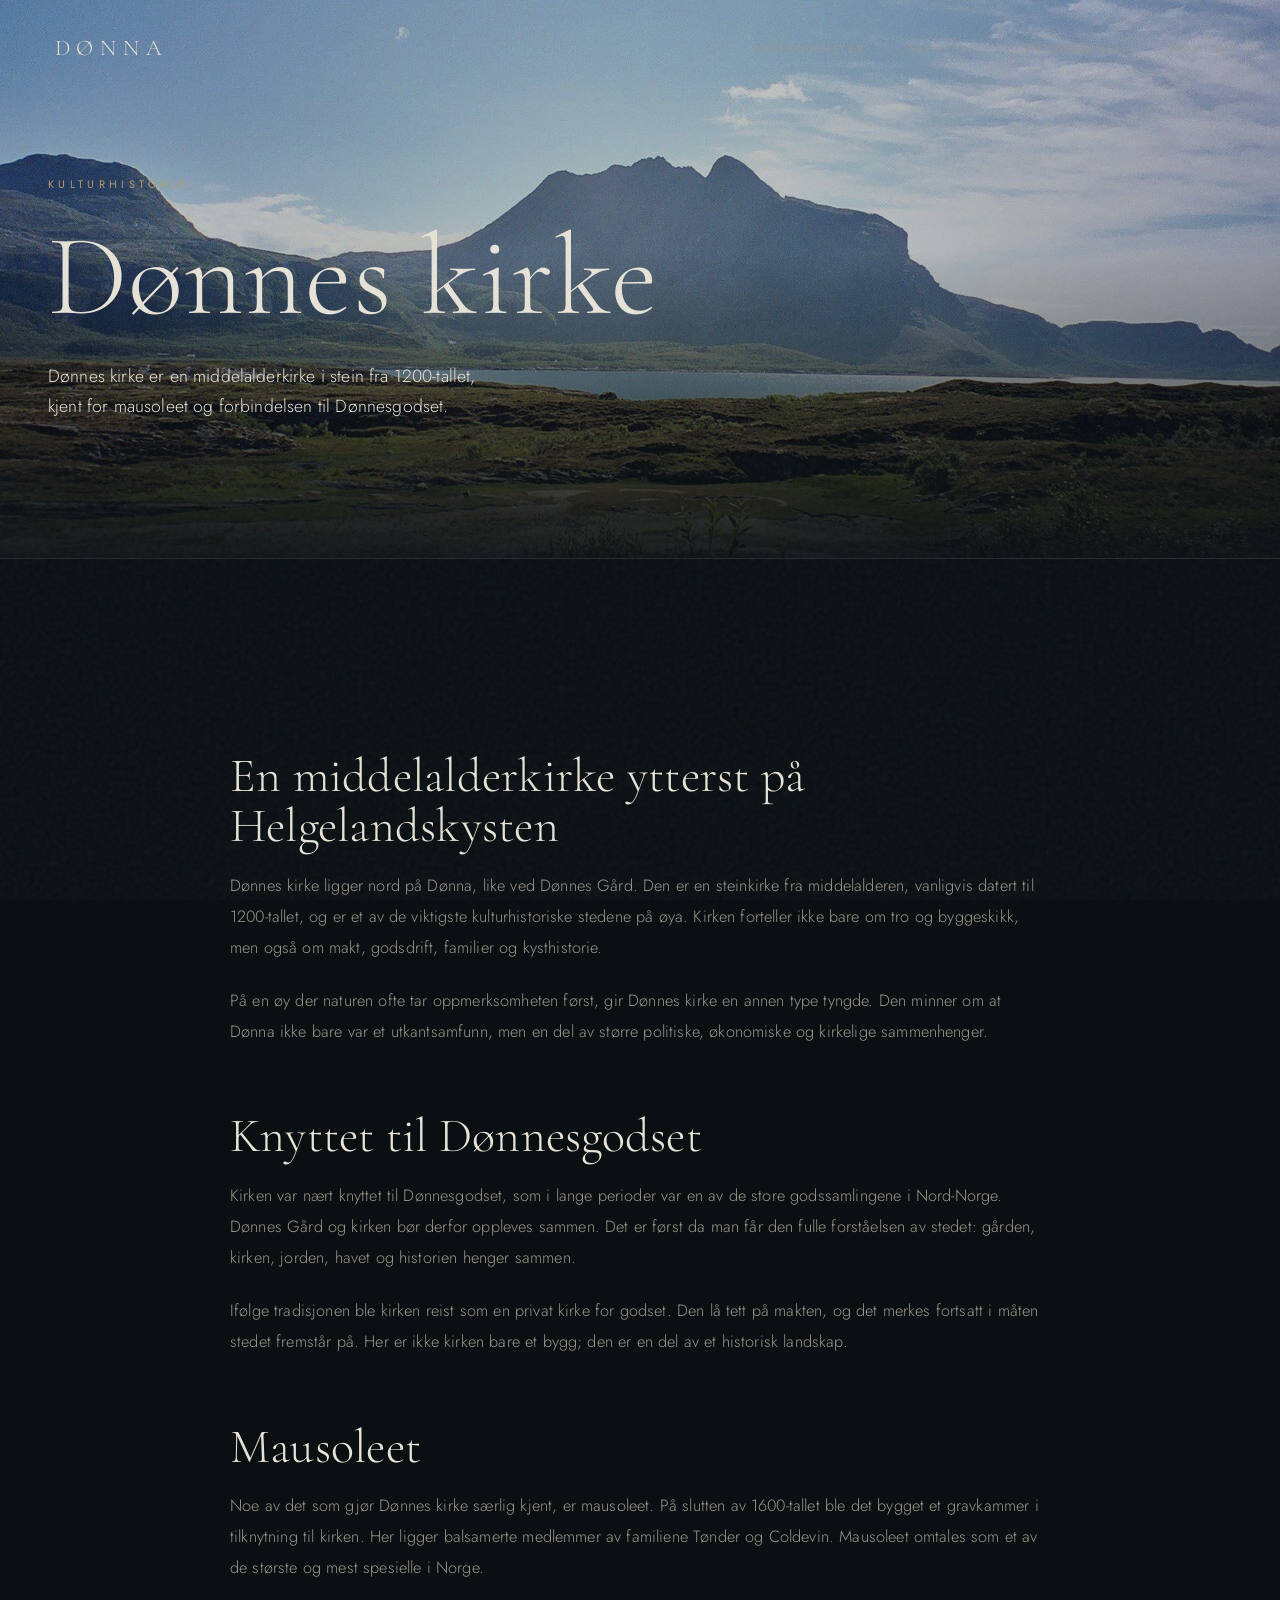
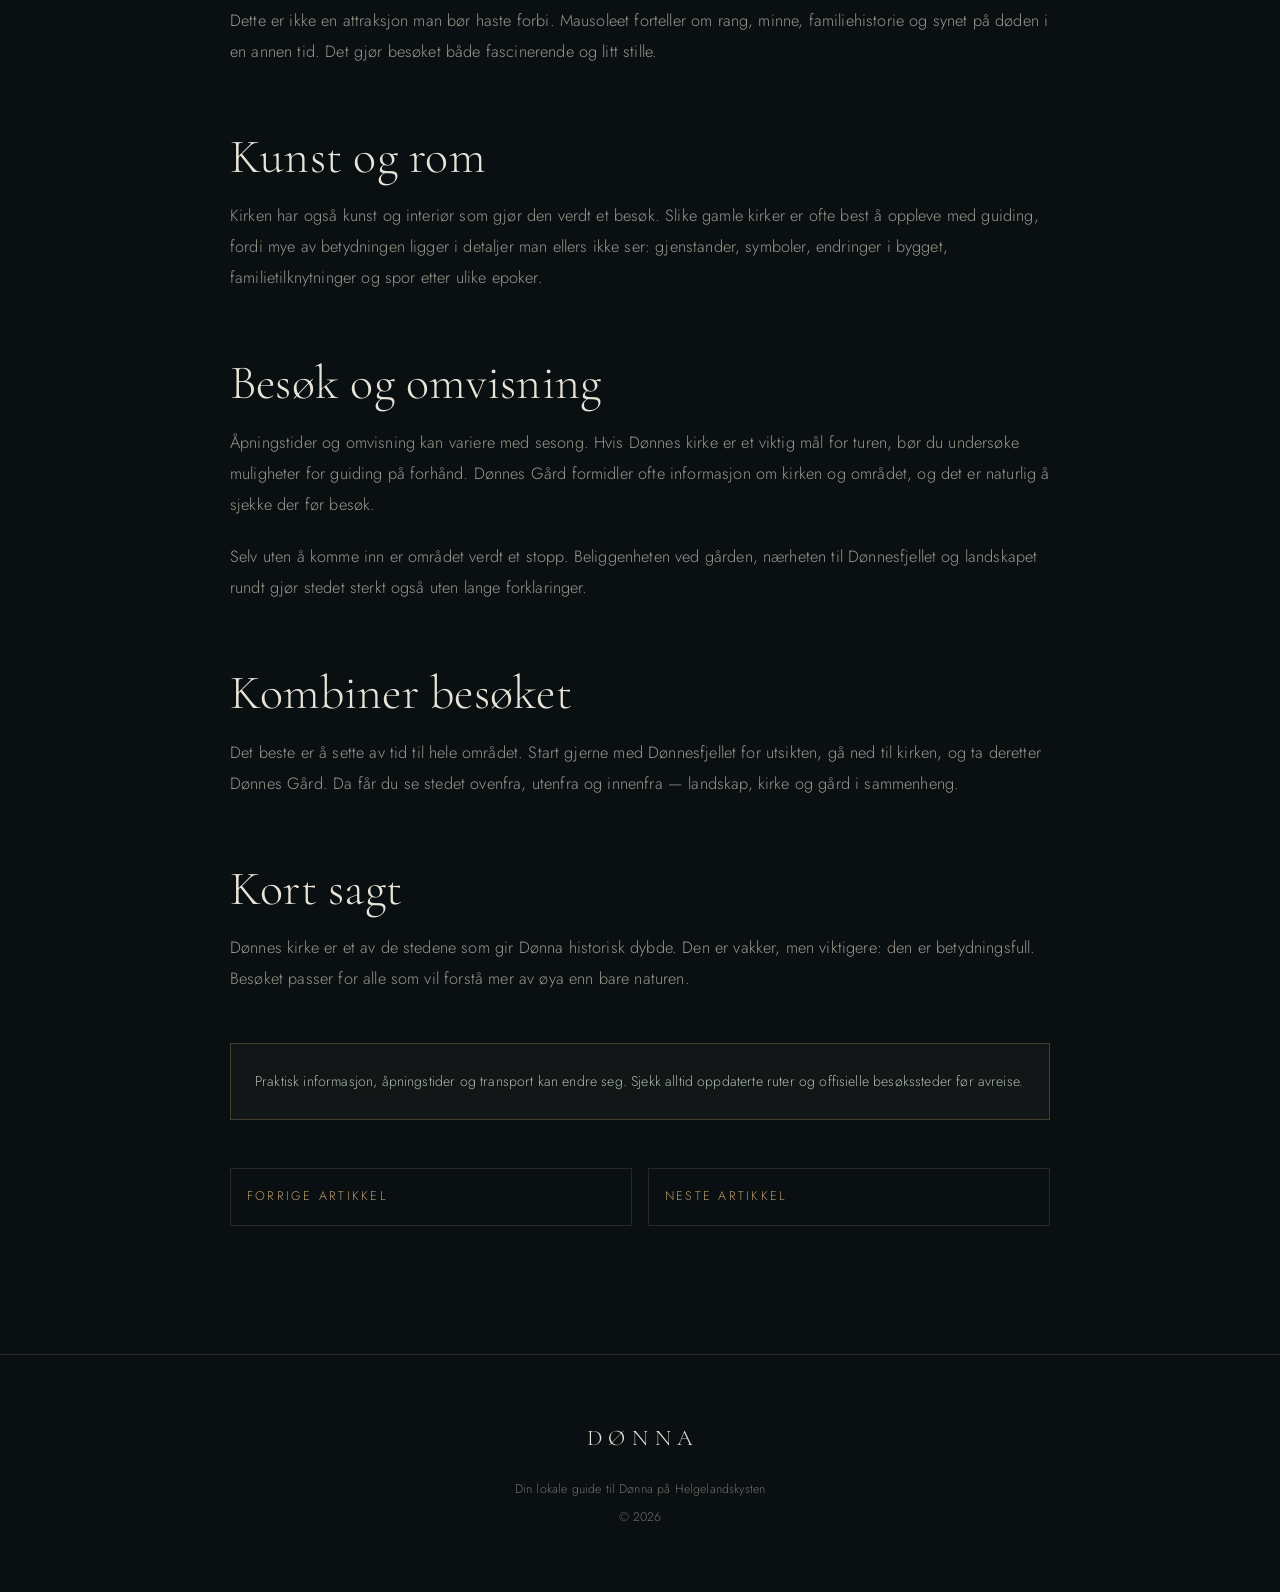
<file: artikler/donnes-kirke.html>
<!DOCTYPE html>
<html lang="no">
<head>
<meta charset="UTF-8">
<meta name="viewport" content="width=device-width, initial-scale=1.0">
<title>Dønnes kirke — Dønna</title>
<meta name="description" content="Dønnes kirke er en middelalderkirke i stein fra 1200-tallet, kjent for mausoleet og forbindelsen til Dønnesgodset.">
<link rel="preconnect" href="https://fonts.googleapis.com">
<link rel="preconnect" href="https://fonts.gstatic.com" crossorigin>
<link href="https://fonts.googleapis.com/css2?family=Cormorant+Garamond:ital,wght@0,300;0,400;0,500;1,300;1,400&family=Jost:wght@300;400;500&display=swap" rel="stylesheet">
<style>
  :root{
    --abyss:#0a0f12;
    --deep:#0e161a;
    --slate:#16252a;
    --moss:#3d5751;
    --pale:#a9b8b1;
    --bone:#e7e3d8;
    --bone-dim:#9a978d;
    --gold:#b89968;
    --line:rgba(231,227,216,.12);
    --display:'Cormorant Garamond', Georgia, serif;
    --body:'Jost', sans-serif;
  }
  *{margin:0;padding:0;box-sizing:border-box}
  html{scroll-behavior:smooth}
  body{font-family:var(--body);background:var(--abyss);color:var(--bone);font-weight:300;
    line-height:1.7;letter-spacing:.01em;overflow-x:hidden;-webkit-font-smoothing:antialiased}
  .grain{position:fixed;inset:0;z-index:9999;pointer-events:none;opacity:.05;
    background-image:url("data:image/svg+xml,%3Csvg viewBox='0 0 200 200' xmlns='http://www.w3.org/2000/svg'%3E%3Cfilter id='n'%3E%3CfeTurbulence type='fractalNoise' baseFrequency='0.85' numOctaves='4'/%3E%3C/filter%3E%3Crect width='100%25' height='100%25' filter='url(%23n)'/%3E%3C/svg%3E");}

  .eyebrow{text-transform:uppercase;letter-spacing:.4em;font-size:.68rem;font-weight:400;
    color:var(--gold);margin-bottom:1.5rem}
  h1,h2,h3{font-family:var(--display);font-weight:300;line-height:1.05;letter-spacing:.005em}
  h1 em,h2 em{font-style:italic}
  a{color:inherit}

  .btn{display:inline-block;font-family:var(--body);text-decoration:none;font-size:.72rem;
    letter-spacing:.28em;text-transform:uppercase;font-weight:400;padding:1.05rem 2.4rem;
    border:1px solid var(--gold);color:var(--gold);background:transparent;
    transition:all .6s cubic-bezier(.16,1,.3,1);position:relative;overflow:hidden}
  .btn::after{content:'';position:absolute;inset:0;background:var(--gold);transform:scaleX(0);
    transform-origin:left;transition:transform .6s cubic-bezier(.16,1,.3,1);z-index:-1}
  .btn:hover{color:var(--abyss)}
  .btn:hover::after{transform:scaleX(1)}
  .btn span{position:relative;z-index:1}

  /* Nav */
  nav{position:fixed;top:0;left:0;right:0;z-index:1000;padding:1.8rem 0;
    transition:transform .5s ease,background .5s ease,padding .5s ease}
  nav.scrolled{background:rgba(10,15,18,.88);backdrop-filter:blur(12px);padding:1.1rem 0;border-bottom:1px solid var(--line)}
  .nav-inner{max-width:1280px;margin:0 auto;padding:0 3rem;display:flex;justify-content:space-between;align-items:center}
  .logo{font-family:var(--display);font-size:1.4rem;color:var(--bone);text-decoration:none;
    letter-spacing:.3em;text-transform:uppercase;padding-left:.3em}
  .nav-links{list-style:none;display:flex;gap:2.6rem;align-items:center}
  .nav-links a{color:var(--bone-dim);text-decoration:none;font-size:.72rem;letter-spacing:.2em;
    text-transform:uppercase;transition:color .4s}
  .nav-links a:hover{color:var(--bone)}

  /* Hero */
  .hero{position:relative;height:100vh;min-height:640px;display:flex;align-items:flex-end;
    justify-content:flex-start;overflow:hidden}
  .hero-img{position:absolute;inset:0;
    background:linear-gradient(180deg,rgba(10,15,18,.25) 0%,rgba(10,15,18,.15) 40%,rgba(10,15,18,.95) 100%),
      url('donnamannen.png') center/cover no-repeat;}
  .hero-fallback{position:absolute;inset:0;z-index:-1;
    background:linear-gradient(180deg,#3a5a6a,#16252a 70%,var(--abyss));}
  .hero-content{position:relative;z-index:2;max-width:1280px;width:100%;margin:0 auto;
    padding:0 3rem 6rem}
  .hero h1{font-size:clamp(3rem,9vw,7.5rem);margin-bottom:1.5rem;letter-spacing:.01em}
  .hero-sub{font-size:1.1rem;max-width:460px;color:var(--bone);opacity:.9;margin-bottom:2.5rem}
  .scroll-hint{position:absolute;bottom:2.5rem;right:3rem;color:var(--bone-dim);z-index:2;
    font-size:.62rem;letter-spacing:.3em;text-transform:uppercase}

  section{padding:8rem 3rem;border-top:1px solid var(--line)}
  .wrap{max-width:1280px;margin:0 auto}
  .sec-head{margin-bottom:4rem;max-width:620px}
  .sec-head h2{font-size:clamp(2.2rem,5vw,3.6rem);margin-top:.5rem}
  .lead{font-size:1.15rem;color:var(--bone-dim);max-width:620px}

  /* Attractions grid */
  .cards{display:grid;grid-template-columns:repeat(3,1fr);gap:2.5rem}
  .card{border:1px solid var(--line);padding:2.5rem;transition:border-color .5s,transform .5s;
    display:flex;flex-direction:column}
  .card:hover{border-color:rgba(184,153,104,.4);transform:translateY(-4px)}
  .card .tag{font-size:.62rem;letter-spacing:.3em;text-transform:uppercase;color:var(--gold);margin-bottom:1.2rem}
  .card h3{font-size:1.7rem;margin-bottom:1rem}
  .card p{font-size:.92rem;color:var(--bone-dim);margin-bottom:1.5rem;flex-grow:1}
  .card .meta{font-size:.78rem;color:var(--pale);border-top:1px solid var(--line);padding-top:1.2rem;
    display:flex;flex-direction:column;gap:.3rem}
  .card .meta span{display:flex;justify-content:space-between}
  .card .meta span b{color:var(--bone);font-weight:400}

  /* Hike detail */
  .hike{background:var(--deep)}
  .hike-grid{display:grid;grid-template-columns:1fr 1fr;gap:5rem;align-items:start}
  .hike-facts{list-style:none}
  .hike-facts li{display:flex;justify-content:space-between;padding:1.1rem 0;border-bottom:1px solid var(--line);font-size:.95rem}
  .hike-facts li span:first-child{color:var(--bone-dim)}
  .hike-facts li span:last-child{color:var(--bone);text-align:right}
  .hike-steps{counter-reset:step}
  .hike-steps p{position:relative;padding-left:2.5rem;margin-bottom:1.4rem;color:var(--bone-dim);font-size:.95rem}
  .hike-steps p::before{counter-increment:step;content:counter(step);position:absolute;left:0;top:0;
    font-family:var(--display);color:var(--gold);font-size:1.1rem}
  .warn{margin-top:2rem;padding:1.5rem;border:1px solid rgba(184,153,104,.3);background:rgba(184,153,104,.05);
    font-size:.88rem;color:var(--pale)}
  .warn b{color:var(--gold);font-weight:400;display:block;margin-bottom:.4rem;letter-spacing:.1em;
    text-transform:uppercase;font-size:.7rem}

  /* Practical / contacts */
  .info-grid{display:grid;grid-template-columns:repeat(2,1fr);gap:2.5rem}
  .info-block{border:1px solid var(--line);padding:2.5rem}
  .info-block h3{font-size:1.4rem;margin-bottom:1.5rem}
  .info-row{display:flex;justify-content:space-between;padding:.9rem 0;border-bottom:1px solid var(--line);font-size:.92rem}
  .info-row:last-child{border-bottom:none}
  .info-row span:first-child{color:var(--bone-dim)}
  .info-row a{color:var(--gold);text-decoration:none}
  .info-row a:hover{text-decoration:underline}

  /* SUP / rental */
  .rental{background:var(--deep);text-align:center}
  .rental .wrap{max-width:900px}
  .rental h2{font-size:clamp(2.4rem,6vw,4rem);margin:.5rem 0 1.5rem}
  .rental>.wrap>p{color:var(--bone-dim);margin-bottom:1rem;max-width:540px;margin-left:auto;margin-right:auto}
  .rental .price{font-family:var(--display);font-size:1.6rem;color:var(--bone);margin:2.5rem 0 .5rem;font-style:italic}
  .rental-items{display:grid;grid-template-columns:repeat(3,1fr);gap:2rem;margin:3.5rem 0 1rem;text-align:left}
  .rental-item{border:1px solid var(--line);padding:2rem;transition:border-color .5s,transform .5s}
  .rental-item:hover{border-color:rgba(184,153,104,.4);transform:translateY(-4px)}
  .rental-item .ri-tag{font-size:.62rem;letter-spacing:.3em;text-transform:uppercase;color:var(--gold);display:block;margin-bottom:1rem}
  .rental-item h3{font-size:1.4rem;margin-bottom:.7rem}
  .rental-item p{font-size:.88rem;color:var(--bone-dim);margin:0}

  footer{padding:4rem 3rem;border-top:1px solid var(--line);text-align:center}
  footer .logo{display:inline-block;margin-bottom:1rem}
  footer p{font-size:.78rem;color:var(--bone-dim);opacity:.7;margin-top:.4rem}
  .fine-print{font-size:.7rem!important;opacity:.4!important;margin-top:1.5rem!important;max-width:560px;
    margin-left:auto;margin-right:auto;line-height:1.7}

  .reveal-up{opacity:0;transform:translateY(40px);transition:opacity 1.1s cubic-bezier(.16,1,.3,1),transform 1.1s cubic-bezier(.16,1,.3,1)}
  .reveal-up.in{opacity:1;transform:translateY(0)}

  @media(max-width:900px){
    .nav-links{display:none}
    .nav-inner{padding:0 1.5rem}
    section{padding:5rem 1.5rem}
    .hero-content{padding:0 1.5rem 4rem}
    .cards{grid-template-columns:1fr}
    .hike-grid{grid-template-columns:1fr;gap:3rem}
    .info-grid{grid-template-columns:1fr}
    .rental-items{grid-template-columns:1fr}
    .scroll-hint{display:none}
  }

  .article-hero{min-height:62vh;height:62vh;align-items:flex-end}
  .article-body{max-width:820px;margin:0 auto;color:var(--bone-dim);font-size:1.02rem;line-height:1.9}
  .article-body h2{font-size:clamp(2rem,4vw,3rem);color:var(--bone);margin:4rem 0 1.2rem}
  .article-body h3{font-size:1.55rem;color:var(--bone);margin:2.5rem 0 1rem}
  .article-body p{margin-bottom:1.35rem}
  .article-body ul{margin:1rem 0 1.8rem 1.2rem}
  .article-body li{margin-bottom:.65rem}
  .article-note{margin-top:3rem;padding:1.5rem;border:1px solid rgba(184,153,104,.3);background:rgba(184,153,104,.05);font-size:.88rem;color:var(--pale)}
  .article-links{display:grid;grid-template-columns:repeat(2,1fr);gap:1rem;margin-top:3rem}
  .article-links a{border:1px solid var(--line);padding:1rem;text-decoration:none;color:var(--gold);font-size:.78rem;text-transform:uppercase;letter-spacing:.18em}
  @media(max-width:900px){.article-links{grid-template-columns:1fr}.article-hero{min-height:55vh;height:55vh}}
</style>
</head>
<body>
<div class="grain"></div>
<nav id="nav">
  <div class="nav-inner">
    <a href="../index.html" class="logo">Dønna</a>
    <ul class="nav-links">
      <li><a href="../index.html#se">Severdigheter</a></li>
      <li><a href="../index.html#artikler">Artikler</a></li>
      <li><a href="../index.html#donnamannen">Dønnamannen</a></li>
      <li><a href="../index.html#praktisk">Praktisk</a></li>
    </ul>
  </div>
</nav>
<header class="hero article-hero">
  <div class="hero-fallback"></div>
  <div class="hero-img" style="background:linear-gradient(180deg,rgba(10,15,18,.25) 0%,rgba(10,15,18,.28) 45%,rgba(10,15,18,.96) 100%),url('../donnamannen.png') center/cover no-repeat;"></div>
  <div class="hero-content">
    <p class="eyebrow reveal-up in">Kulturhistorie</p>
    <h1 class="reveal-up in">Dønnes kirke</h1>
    <p class="hero-sub reveal-up in">Dønnes kirke er en middelalderkirke i stein fra 1200-tallet, kjent for mausoleet og forbindelsen til Dønnesgodset.</p>
  </div>
</header>
<section>
  <div class="wrap">
    <article class="article-body reveal-up in">
        <h2>En middelalderkirke ytterst på Helgelandskysten</h2>
        <p>Dønnes kirke ligger nord på Dønna, like ved Dønnes Gård. Den er en steinkirke fra middelalderen, vanligvis datert til 1200-tallet, og er et av de viktigste kulturhistoriske stedene på øya. Kirken forteller ikke bare om tro og byggeskikk, men også om makt, godsdrift, familier og kysthistorie.</p>
        <p>På en øy der naturen ofte tar oppmerksomheten først, gir Dønnes kirke en annen type tyngde. Den minner om at Dønna ikke bare var et utkantsamfunn, men en del av større politiske, økonomiske og kirkelige sammenhenger.</p>
        <h2>Knyttet til Dønnesgodset</h2>
        <p>Kirken var nært knyttet til Dønnesgodset, som i lange perioder var en av de store godssamlingene i Nord-Norge. Dønnes Gård og kirken bør derfor oppleves sammen. Det er først da man får den fulle forståelsen av stedet: gården, kirken, jorden, havet og historien henger sammen.</p>
        <p>Ifølge tradisjonen ble kirken reist som en privat kirke for godset. Den lå tett på makten, og det merkes fortsatt i måten stedet fremstår på. Her er ikke kirken bare et bygg; den er en del av et historisk landskap.</p>
        <h2>Mausoleet</h2>
        <p>Noe av det som gjør Dønnes kirke særlig kjent, er mausoleet. På slutten av 1600-tallet ble det bygget et gravkammer i tilknytning til kirken. Her ligger balsamerte medlemmer av familiene Tønder og Coldevin. Mausoleet omtales som et av de største og mest spesielle i Norge.</p>
        <p>Dette er ikke en attraksjon man bør haste forbi. Mausoleet forteller om rang, minne, familiehistorie og synet på døden i en annen tid. Det gjør besøket både fascinerende og litt stille.</p>
        <h2>Kunst og rom</h2>
        <p>Kirken har også kunst og interiør som gjør den verdt et besøk. Slike gamle kirker er ofte best å oppleve med guiding, fordi mye av betydningen ligger i detaljer man ellers ikke ser: gjenstander, symboler, endringer i bygget, familietilknytninger og spor etter ulike epoker.</p>
        <h2>Besøk og omvisning</h2>
        <p>Åpningstider og omvisning kan variere med sesong. Hvis Dønnes kirke er et viktig mål for turen, bør du undersøke muligheter for guiding på forhånd. Dønnes Gård formidler ofte informasjon om kirken og området, og det er naturlig å sjekke der før besøk.</p>
        <p>Selv uten å komme inn er området verdt et stopp. Beliggenheten ved gården, nærheten til Dønnesfjellet og landskapet rundt gjør stedet sterkt også uten lange forklaringer.</p>
        <h2>Kombiner besøket</h2>
        <p>Det beste er å sette av tid til hele området. Start gjerne med Dønnesfjellet for utsikten, gå ned til kirken, og ta deretter Dønnes Gård. Da får du se stedet ovenfra, utenfra og innenfra — landskap, kirke og gård i sammenheng.</p>
        <h2>Kort sagt</h2>
        <p>Dønnes kirke er et av de stedene som gir Dønna historisk dybde. Den er vakker, men viktigere: den er betydningsfull. Besøket passer for alle som vil forstå mer av øya enn bare naturen.</p>
      <div class="article-note">
        Praktisk informasjon, åpningstider og transport kan endre seg. Sjekk alltid oppdaterte ruter og offisielle besøkssteder før avreise.
      </div>
      <div class="article-links">
        <a href="donnesfjellet.html">Forrige artikkel</a>
        <a href="donnes-gard.html">Neste artikkel</a>
      </div>
    </article>
  </div>
</section>
<footer>
  <a href="../index.html" class="logo">Dønna</a>
  <p>Din lokale guide til Dønna på Helgelandskysten</p>
  <p>© 2026</p>
</footer>
<script>
  const obs = new IntersectionObserver((entries)=>{
    entries.forEach(e=>{if(e.isIntersecting){e.target.classList.add('in');obs.unobserve(e.target);}});
  },{threshold:0.12});
  document.querySelectorAll('.reveal-up:not(.in)').forEach(el=>obs.observe(el));
  const nav=document.getElementById('nav');
  window.addEventListener('scroll',()=>{if(window.pageYOffset>60)nav.classList.add('scrolled');else nav.classList.remove('scrolled');});
</script>
</body>
</html>
</file>
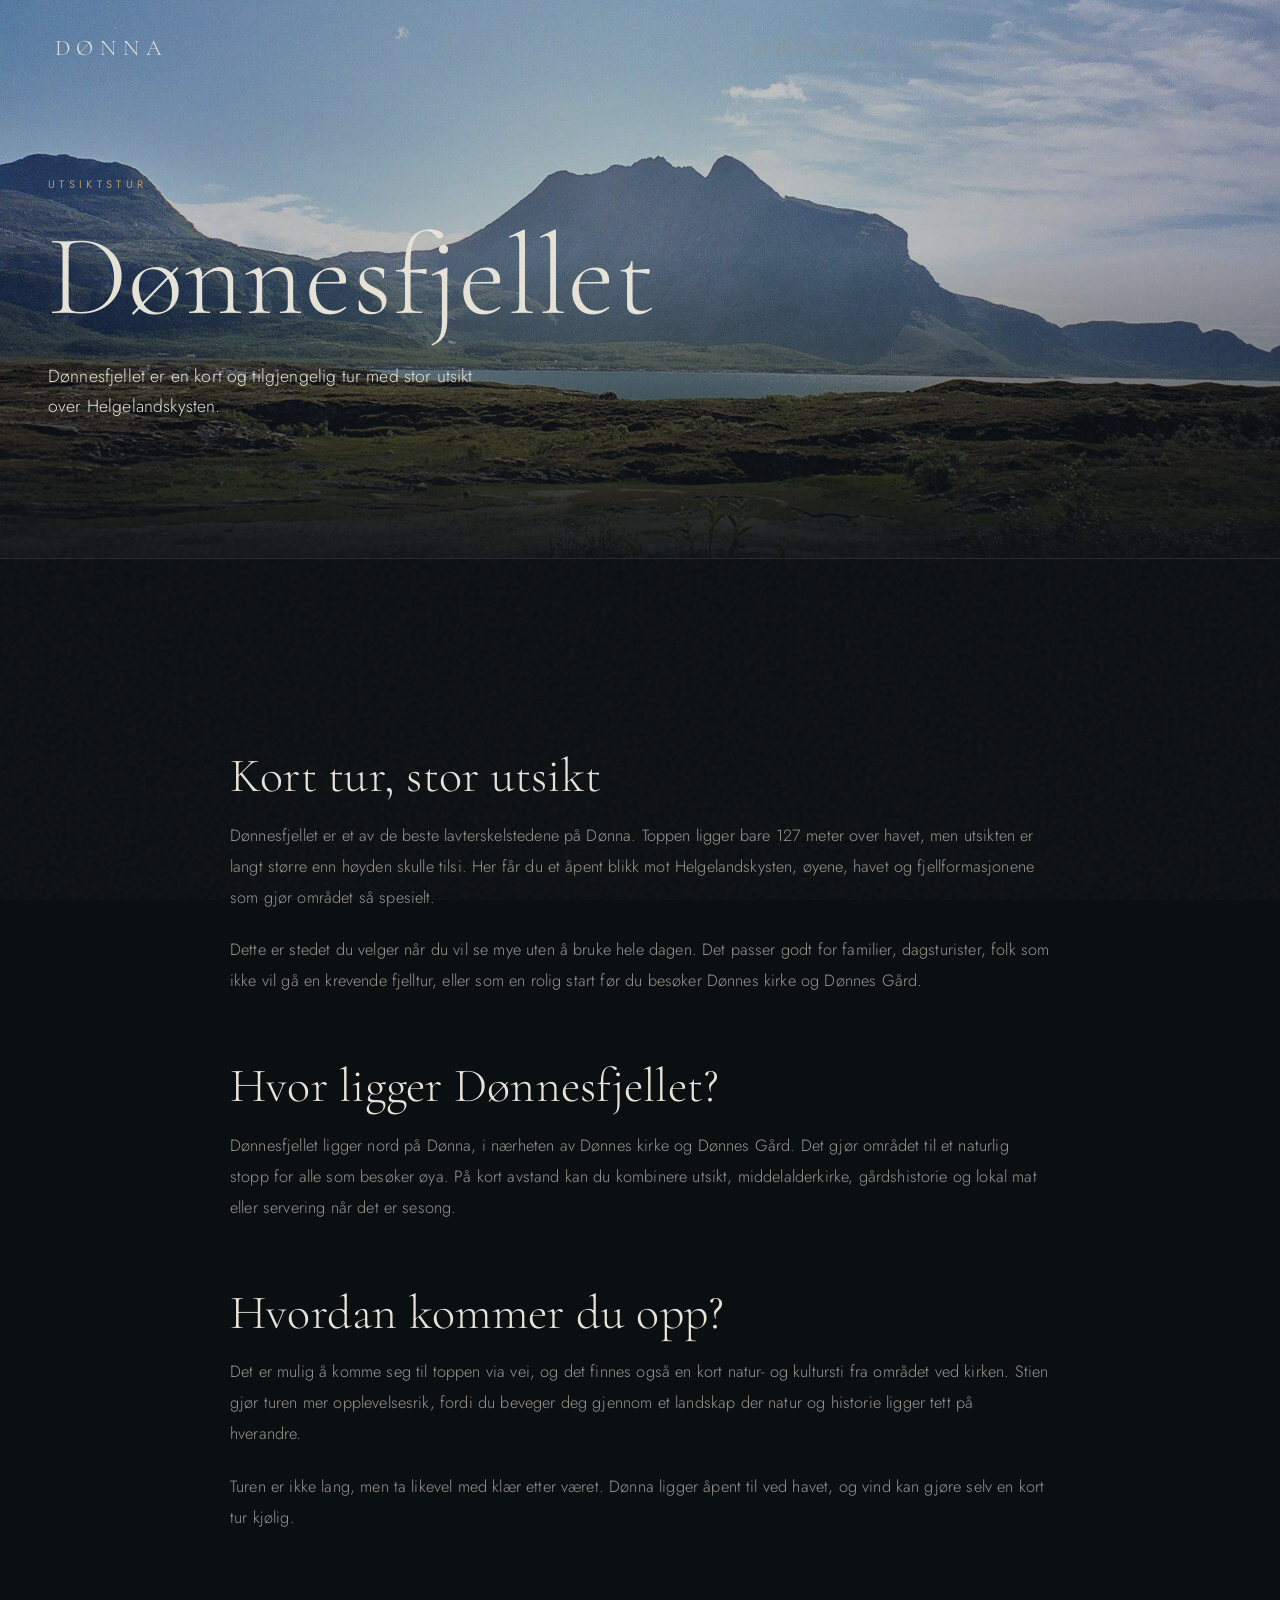
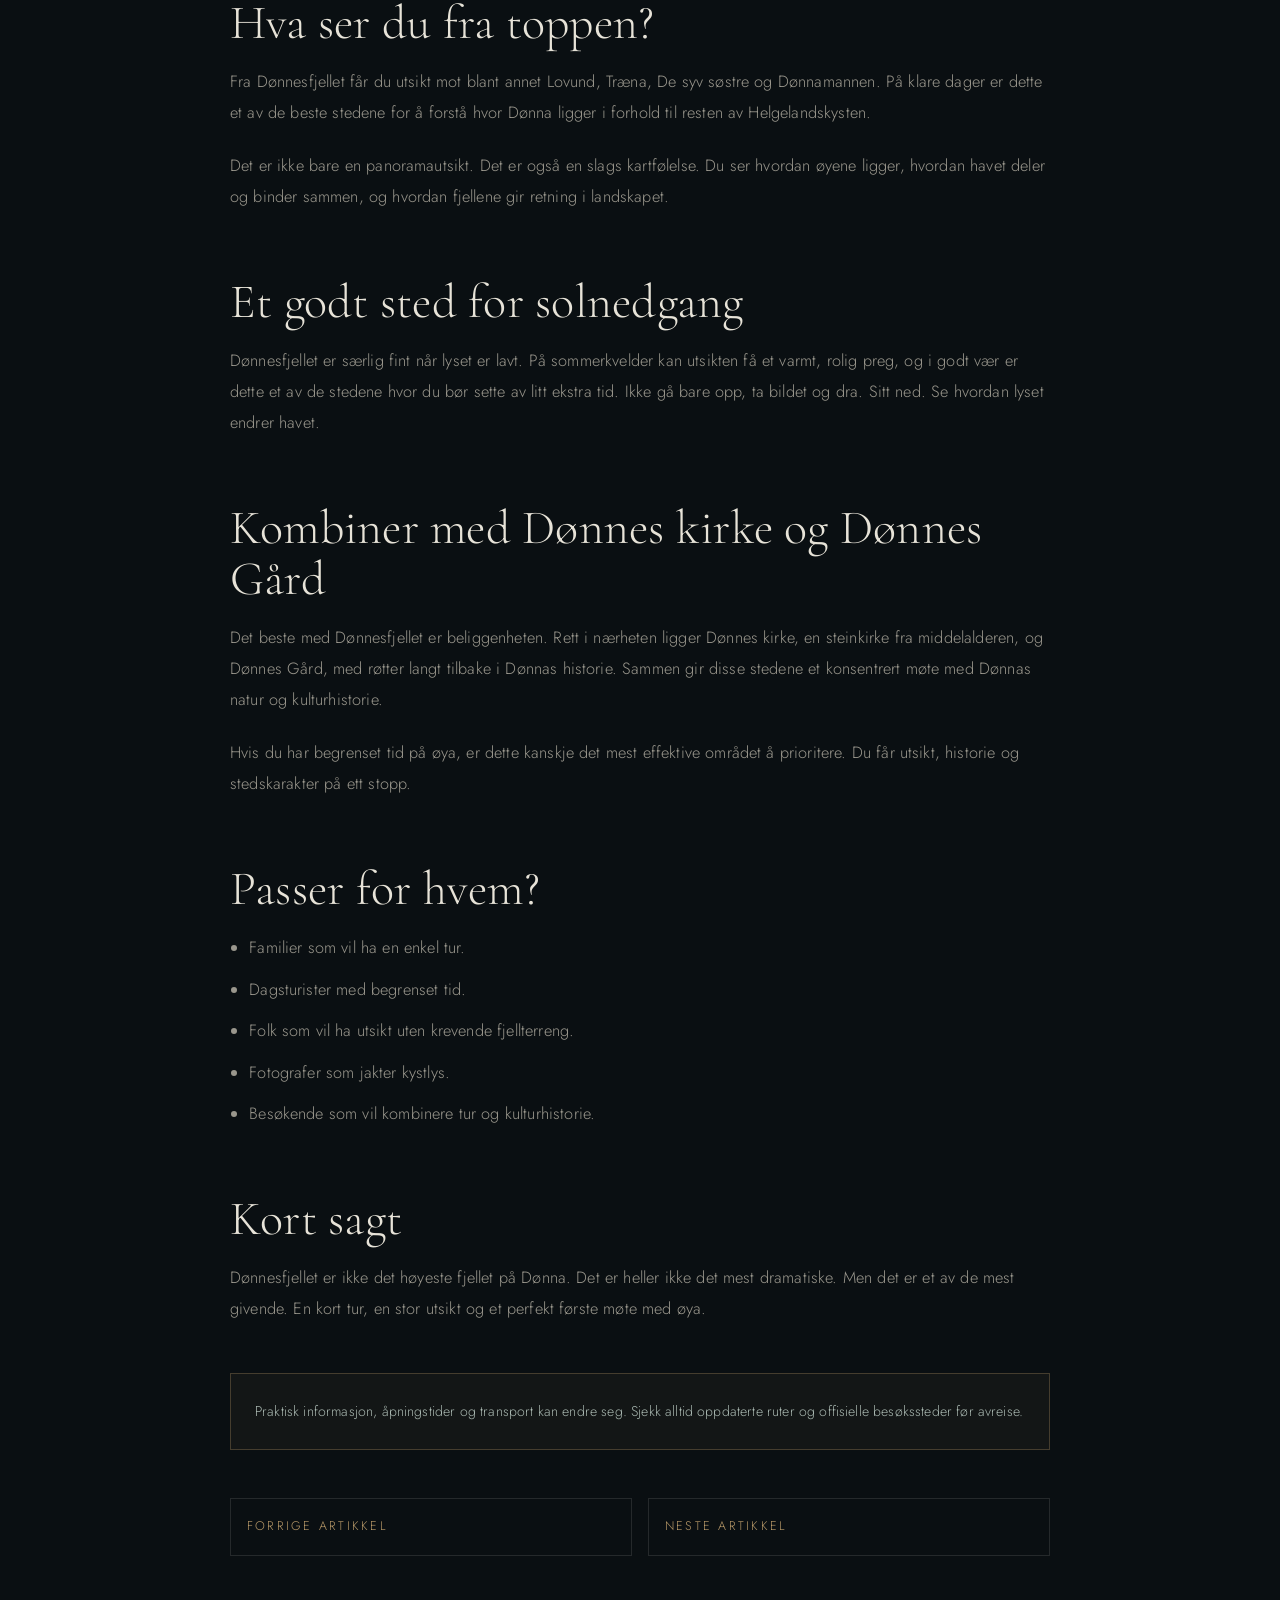
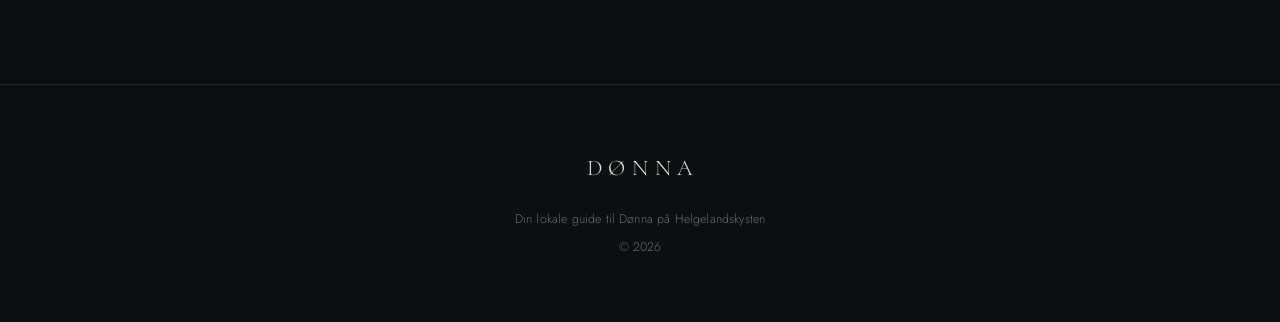
<file: artikler/donnesfjellet.html>
<!DOCTYPE html>
<html lang="no">
<head>
<meta charset="UTF-8">
<meta name="viewport" content="width=device-width, initial-scale=1.0">
<title>Dønnesfjellet — Dønna</title>
<meta name="description" content="Dønnesfjellet er en kort og tilgjengelig tur med stor utsikt over Helgelandskysten.">
<link rel="preconnect" href="https://fonts.googleapis.com">
<link rel="preconnect" href="https://fonts.gstatic.com" crossorigin>
<link href="https://fonts.googleapis.com/css2?family=Cormorant+Garamond:ital,wght@0,300;0,400;0,500;1,300;1,400&family=Jost:wght@300;400;500&display=swap" rel="stylesheet">
<style>
  :root{
    --abyss:#0a0f12;
    --deep:#0e161a;
    --slate:#16252a;
    --moss:#3d5751;
    --pale:#a9b8b1;
    --bone:#e7e3d8;
    --bone-dim:#9a978d;
    --gold:#b89968;
    --line:rgba(231,227,216,.12);
    --display:'Cormorant Garamond', Georgia, serif;
    --body:'Jost', sans-serif;
  }
  *{margin:0;padding:0;box-sizing:border-box}
  html{scroll-behavior:smooth}
  body{font-family:var(--body);background:var(--abyss);color:var(--bone);font-weight:300;
    line-height:1.7;letter-spacing:.01em;overflow-x:hidden;-webkit-font-smoothing:antialiased}
  .grain{position:fixed;inset:0;z-index:9999;pointer-events:none;opacity:.05;
    background-image:url("data:image/svg+xml,%3Csvg viewBox='0 0 200 200' xmlns='http://www.w3.org/2000/svg'%3E%3Cfilter id='n'%3E%3CfeTurbulence type='fractalNoise' baseFrequency='0.85' numOctaves='4'/%3E%3C/filter%3E%3Crect width='100%25' height='100%25' filter='url(%23n)'/%3E%3C/svg%3E");}

  .eyebrow{text-transform:uppercase;letter-spacing:.4em;font-size:.68rem;font-weight:400;
    color:var(--gold);margin-bottom:1.5rem}
  h1,h2,h3{font-family:var(--display);font-weight:300;line-height:1.05;letter-spacing:.005em}
  h1 em,h2 em{font-style:italic}
  a{color:inherit}

  .btn{display:inline-block;font-family:var(--body);text-decoration:none;font-size:.72rem;
    letter-spacing:.28em;text-transform:uppercase;font-weight:400;padding:1.05rem 2.4rem;
    border:1px solid var(--gold);color:var(--gold);background:transparent;
    transition:all .6s cubic-bezier(.16,1,.3,1);position:relative;overflow:hidden}
  .btn::after{content:'';position:absolute;inset:0;background:var(--gold);transform:scaleX(0);
    transform-origin:left;transition:transform .6s cubic-bezier(.16,1,.3,1);z-index:-1}
  .btn:hover{color:var(--abyss)}
  .btn:hover::after{transform:scaleX(1)}
  .btn span{position:relative;z-index:1}

  /* Nav */
  nav{position:fixed;top:0;left:0;right:0;z-index:1000;padding:1.8rem 0;
    transition:transform .5s ease,background .5s ease,padding .5s ease}
  nav.scrolled{background:rgba(10,15,18,.88);backdrop-filter:blur(12px);padding:1.1rem 0;border-bottom:1px solid var(--line)}
  .nav-inner{max-width:1280px;margin:0 auto;padding:0 3rem;display:flex;justify-content:space-between;align-items:center}
  .logo{font-family:var(--display);font-size:1.4rem;color:var(--bone);text-decoration:none;
    letter-spacing:.3em;text-transform:uppercase;padding-left:.3em}
  .nav-links{list-style:none;display:flex;gap:2.6rem;align-items:center}
  .nav-links a{color:var(--bone-dim);text-decoration:none;font-size:.72rem;letter-spacing:.2em;
    text-transform:uppercase;transition:color .4s}
  .nav-links a:hover{color:var(--bone)}

  /* Hero */
  .hero{position:relative;height:100vh;min-height:640px;display:flex;align-items:flex-end;
    justify-content:flex-start;overflow:hidden}
  .hero-img{position:absolute;inset:0;
    background:linear-gradient(180deg,rgba(10,15,18,.25) 0%,rgba(10,15,18,.15) 40%,rgba(10,15,18,.95) 100%),
      url('donnamannen.png') center/cover no-repeat;}
  .hero-fallback{position:absolute;inset:0;z-index:-1;
    background:linear-gradient(180deg,#3a5a6a,#16252a 70%,var(--abyss));}
  .hero-content{position:relative;z-index:2;max-width:1280px;width:100%;margin:0 auto;
    padding:0 3rem 6rem}
  .hero h1{font-size:clamp(3rem,9vw,7.5rem);margin-bottom:1.5rem;letter-spacing:.01em}
  .hero-sub{font-size:1.1rem;max-width:460px;color:var(--bone);opacity:.9;margin-bottom:2.5rem}
  .scroll-hint{position:absolute;bottom:2.5rem;right:3rem;color:var(--bone-dim);z-index:2;
    font-size:.62rem;letter-spacing:.3em;text-transform:uppercase}

  section{padding:8rem 3rem;border-top:1px solid var(--line)}
  .wrap{max-width:1280px;margin:0 auto}
  .sec-head{margin-bottom:4rem;max-width:620px}
  .sec-head h2{font-size:clamp(2.2rem,5vw,3.6rem);margin-top:.5rem}
  .lead{font-size:1.15rem;color:var(--bone-dim);max-width:620px}

  /* Attractions grid */
  .cards{display:grid;grid-template-columns:repeat(3,1fr);gap:2.5rem}
  .card{border:1px solid var(--line);padding:2.5rem;transition:border-color .5s,transform .5s;
    display:flex;flex-direction:column}
  .card:hover{border-color:rgba(184,153,104,.4);transform:translateY(-4px)}
  .card .tag{font-size:.62rem;letter-spacing:.3em;text-transform:uppercase;color:var(--gold);margin-bottom:1.2rem}
  .card h3{font-size:1.7rem;margin-bottom:1rem}
  .card p{font-size:.92rem;color:var(--bone-dim);margin-bottom:1.5rem;flex-grow:1}
  .card .meta{font-size:.78rem;color:var(--pale);border-top:1px solid var(--line);padding-top:1.2rem;
    display:flex;flex-direction:column;gap:.3rem}
  .card .meta span{display:flex;justify-content:space-between}
  .card .meta span b{color:var(--bone);font-weight:400}

  /* Hike detail */
  .hike{background:var(--deep)}
  .hike-grid{display:grid;grid-template-columns:1fr 1fr;gap:5rem;align-items:start}
  .hike-facts{list-style:none}
  .hike-facts li{display:flex;justify-content:space-between;padding:1.1rem 0;border-bottom:1px solid var(--line);font-size:.95rem}
  .hike-facts li span:first-child{color:var(--bone-dim)}
  .hike-facts li span:last-child{color:var(--bone);text-align:right}
  .hike-steps{counter-reset:step}
  .hike-steps p{position:relative;padding-left:2.5rem;margin-bottom:1.4rem;color:var(--bone-dim);font-size:.95rem}
  .hike-steps p::before{counter-increment:step;content:counter(step);position:absolute;left:0;top:0;
    font-family:var(--display);color:var(--gold);font-size:1.1rem}
  .warn{margin-top:2rem;padding:1.5rem;border:1px solid rgba(184,153,104,.3);background:rgba(184,153,104,.05);
    font-size:.88rem;color:var(--pale)}
  .warn b{color:var(--gold);font-weight:400;display:block;margin-bottom:.4rem;letter-spacing:.1em;
    text-transform:uppercase;font-size:.7rem}

  /* Practical / contacts */
  .info-grid{display:grid;grid-template-columns:repeat(2,1fr);gap:2.5rem}
  .info-block{border:1px solid var(--line);padding:2.5rem}
  .info-block h3{font-size:1.4rem;margin-bottom:1.5rem}
  .info-row{display:flex;justify-content:space-between;padding:.9rem 0;border-bottom:1px solid var(--line);font-size:.92rem}
  .info-row:last-child{border-bottom:none}
  .info-row span:first-child{color:var(--bone-dim)}
  .info-row a{color:var(--gold);text-decoration:none}
  .info-row a:hover{text-decoration:underline}

  /* SUP / rental */
  .rental{background:var(--deep);text-align:center}
  .rental .wrap{max-width:900px}
  .rental h2{font-size:clamp(2.4rem,6vw,4rem);margin:.5rem 0 1.5rem}
  .rental>.wrap>p{color:var(--bone-dim);margin-bottom:1rem;max-width:540px;margin-left:auto;margin-right:auto}
  .rental .price{font-family:var(--display);font-size:1.6rem;color:var(--bone);margin:2.5rem 0 .5rem;font-style:italic}
  .rental-items{display:grid;grid-template-columns:repeat(3,1fr);gap:2rem;margin:3.5rem 0 1rem;text-align:left}
  .rental-item{border:1px solid var(--line);padding:2rem;transition:border-color .5s,transform .5s}
  .rental-item:hover{border-color:rgba(184,153,104,.4);transform:translateY(-4px)}
  .rental-item .ri-tag{font-size:.62rem;letter-spacing:.3em;text-transform:uppercase;color:var(--gold);display:block;margin-bottom:1rem}
  .rental-item h3{font-size:1.4rem;margin-bottom:.7rem}
  .rental-item p{font-size:.88rem;color:var(--bone-dim);margin:0}

  footer{padding:4rem 3rem;border-top:1px solid var(--line);text-align:center}
  footer .logo{display:inline-block;margin-bottom:1rem}
  footer p{font-size:.78rem;color:var(--bone-dim);opacity:.7;margin-top:.4rem}
  .fine-print{font-size:.7rem!important;opacity:.4!important;margin-top:1.5rem!important;max-width:560px;
    margin-left:auto;margin-right:auto;line-height:1.7}

  .reveal-up{opacity:0;transform:translateY(40px);transition:opacity 1.1s cubic-bezier(.16,1,.3,1),transform 1.1s cubic-bezier(.16,1,.3,1)}
  .reveal-up.in{opacity:1;transform:translateY(0)}

  @media(max-width:900px){
    .nav-links{display:none}
    .nav-inner{padding:0 1.5rem}
    section{padding:5rem 1.5rem}
    .hero-content{padding:0 1.5rem 4rem}
    .cards{grid-template-columns:1fr}
    .hike-grid{grid-template-columns:1fr;gap:3rem}
    .info-grid{grid-template-columns:1fr}
    .rental-items{grid-template-columns:1fr}
    .scroll-hint{display:none}
  }

  .article-hero{min-height:62vh;height:62vh;align-items:flex-end}
  .article-body{max-width:820px;margin:0 auto;color:var(--bone-dim);font-size:1.02rem;line-height:1.9}
  .article-body h2{font-size:clamp(2rem,4vw,3rem);color:var(--bone);margin:4rem 0 1.2rem}
  .article-body h3{font-size:1.55rem;color:var(--bone);margin:2.5rem 0 1rem}
  .article-body p{margin-bottom:1.35rem}
  .article-body ul{margin:1rem 0 1.8rem 1.2rem}
  .article-body li{margin-bottom:.65rem}
  .article-note{margin-top:3rem;padding:1.5rem;border:1px solid rgba(184,153,104,.3);background:rgba(184,153,104,.05);font-size:.88rem;color:var(--pale)}
  .article-links{display:grid;grid-template-columns:repeat(2,1fr);gap:1rem;margin-top:3rem}
  .article-links a{border:1px solid var(--line);padding:1rem;text-decoration:none;color:var(--gold);font-size:.78rem;text-transform:uppercase;letter-spacing:.18em}
  @media(max-width:900px){.article-links{grid-template-columns:1fr}.article-hero{min-height:55vh;height:55vh}}
</style>
</head>
<body>
<div class="grain"></div>
<nav id="nav">
  <div class="nav-inner">
    <a href="../index.html" class="logo">Dønna</a>
    <ul class="nav-links">
      <li><a href="../index.html#se">Severdigheter</a></li>
      <li><a href="../index.html#artikler">Artikler</a></li>
      <li><a href="../index.html#donnamannen">Dønnamannen</a></li>
      <li><a href="../index.html#praktisk">Praktisk</a></li>
    </ul>
  </div>
</nav>
<header class="hero article-hero">
  <div class="hero-fallback"></div>
  <div class="hero-img" style="background:linear-gradient(180deg,rgba(10,15,18,.25) 0%,rgba(10,15,18,.28) 45%,rgba(10,15,18,.96) 100%),url('../donnamannen.png') center/cover no-repeat;"></div>
  <div class="hero-content">
    <p class="eyebrow reveal-up in">Utsiktstur</p>
    <h1 class="reveal-up in">Dønnesfjellet</h1>
    <p class="hero-sub reveal-up in">Dønnesfjellet er en kort og tilgjengelig tur med stor utsikt over Helgelandskysten.</p>
  </div>
</header>
<section>
  <div class="wrap">
    <article class="article-body reveal-up in">
        <h2>Kort tur, stor utsikt</h2>
        <p>Dønnesfjellet er et av de beste lavterskelstedene på Dønna. Toppen ligger bare 127 meter over havet, men utsikten er langt større enn høyden skulle tilsi. Her får du et åpent blikk mot Helgelandskysten, øyene, havet og fjellformasjonene som gjør området så spesielt.</p>
        <p>Dette er stedet du velger når du vil se mye uten å bruke hele dagen. Det passer godt for familier, dagsturister, folk som ikke vil gå en krevende fjelltur, eller som en rolig start før du besøker Dønnes kirke og Dønnes Gård.</p>
        <h2>Hvor ligger Dønnesfjellet?</h2>
        <p>Dønnesfjellet ligger nord på Dønna, i nærheten av Dønnes kirke og Dønnes Gård. Det gjør området til et naturlig stopp for alle som besøker øya. På kort avstand kan du kombinere utsikt, middelalderkirke, gårdshistorie og lokal mat eller servering når det er sesong.</p>
        <h2>Hvordan kommer du opp?</h2>
        <p>Det er mulig å komme seg til toppen via vei, og det finnes også en kort natur- og kultursti fra området ved kirken. Stien gjør turen mer opplevelsesrik, fordi du beveger deg gjennom et landskap der natur og historie ligger tett på hverandre.</p>
        <p>Turen er ikke lang, men ta likevel med klær etter været. Dønna ligger åpent til ved havet, og vind kan gjøre selv en kort tur kjølig.</p>
        <h2>Hva ser du fra toppen?</h2>
        <p>Fra Dønnesfjellet får du utsikt mot blant annet Lovund, Træna, De syv søstre og Dønnamannen. På klare dager er dette et av de beste stedene for å forstå hvor Dønna ligger i forhold til resten av Helgelandskysten.</p>
        <p>Det er ikke bare en panoramautsikt. Det er også en slags kartfølelse. Du ser hvordan øyene ligger, hvordan havet deler og binder sammen, og hvordan fjellene gir retning i landskapet.</p>
        <h2>Et godt sted for solnedgang</h2>
        <p>Dønnesfjellet er særlig fint når lyset er lavt. På sommerkvelder kan utsikten få et varmt, rolig preg, og i godt vær er dette et av de stedene hvor du bør sette av litt ekstra tid. Ikke gå bare opp, ta bildet og dra. Sitt ned. Se hvordan lyset endrer havet.</p>
        <h2>Kombiner med Dønnes kirke og Dønnes Gård</h2>
        <p>Det beste med Dønnesfjellet er beliggenheten. Rett i nærheten ligger Dønnes kirke, en steinkirke fra middelalderen, og Dønnes Gård, med røtter langt tilbake i Dønnas historie. Sammen gir disse stedene et konsentrert møte med Dønnas natur og kulturhistorie.</p>
        <p>Hvis du har begrenset tid på øya, er dette kanskje det mest effektive området å prioritere. Du får utsikt, historie og stedskarakter på ett stopp.</p>
        <h2>Passer for hvem?</h2>
        <ul><li>Familier som vil ha en enkel tur.</li><li>Dagsturister med begrenset tid.</li><li>Folk som vil ha utsikt uten krevende fjellterreng.</li><li>Fotografer som jakter kystlys.</li><li>Besøkende som vil kombinere tur og kulturhistorie.</li></ul>
        <h2>Kort sagt</h2>
        <p>Dønnesfjellet er ikke det høyeste fjellet på Dønna. Det er heller ikke det mest dramatiske. Men det er et av de mest givende. En kort tur, en stor utsikt og et perfekt første møte med øya.</p>
      <div class="article-note">
        Praktisk informasjon, åpningstider og transport kan endre seg. Sjekk alltid oppdaterte ruter og offisielle besøkssteder før avreise.
      </div>
      <div class="article-links">
        <a href="severdigheter-pa-donna.html">Forrige artikkel</a>
        <a href="donnes-kirke.html">Neste artikkel</a>
      </div>
    </article>
  </div>
</section>
<footer>
  <a href="../index.html" class="logo">Dønna</a>
  <p>Din lokale guide til Dønna på Helgelandskysten</p>
  <p>© 2026</p>
</footer>
<script>
  const obs = new IntersectionObserver((entries)=>{
    entries.forEach(e=>{if(e.isIntersecting){e.target.classList.add('in');obs.unobserve(e.target);}});
  },{threshold:0.12});
  document.querySelectorAll('.reveal-up:not(.in)').forEach(el=>obs.observe(el));
  const nav=document.getElementById('nav');
  window.addEventListener('scroll',()=>{if(window.pageYOffset>60)nav.classList.add('scrolled');else nav.classList.remove('scrolled');});
</script>
</body>
</html>
</file>
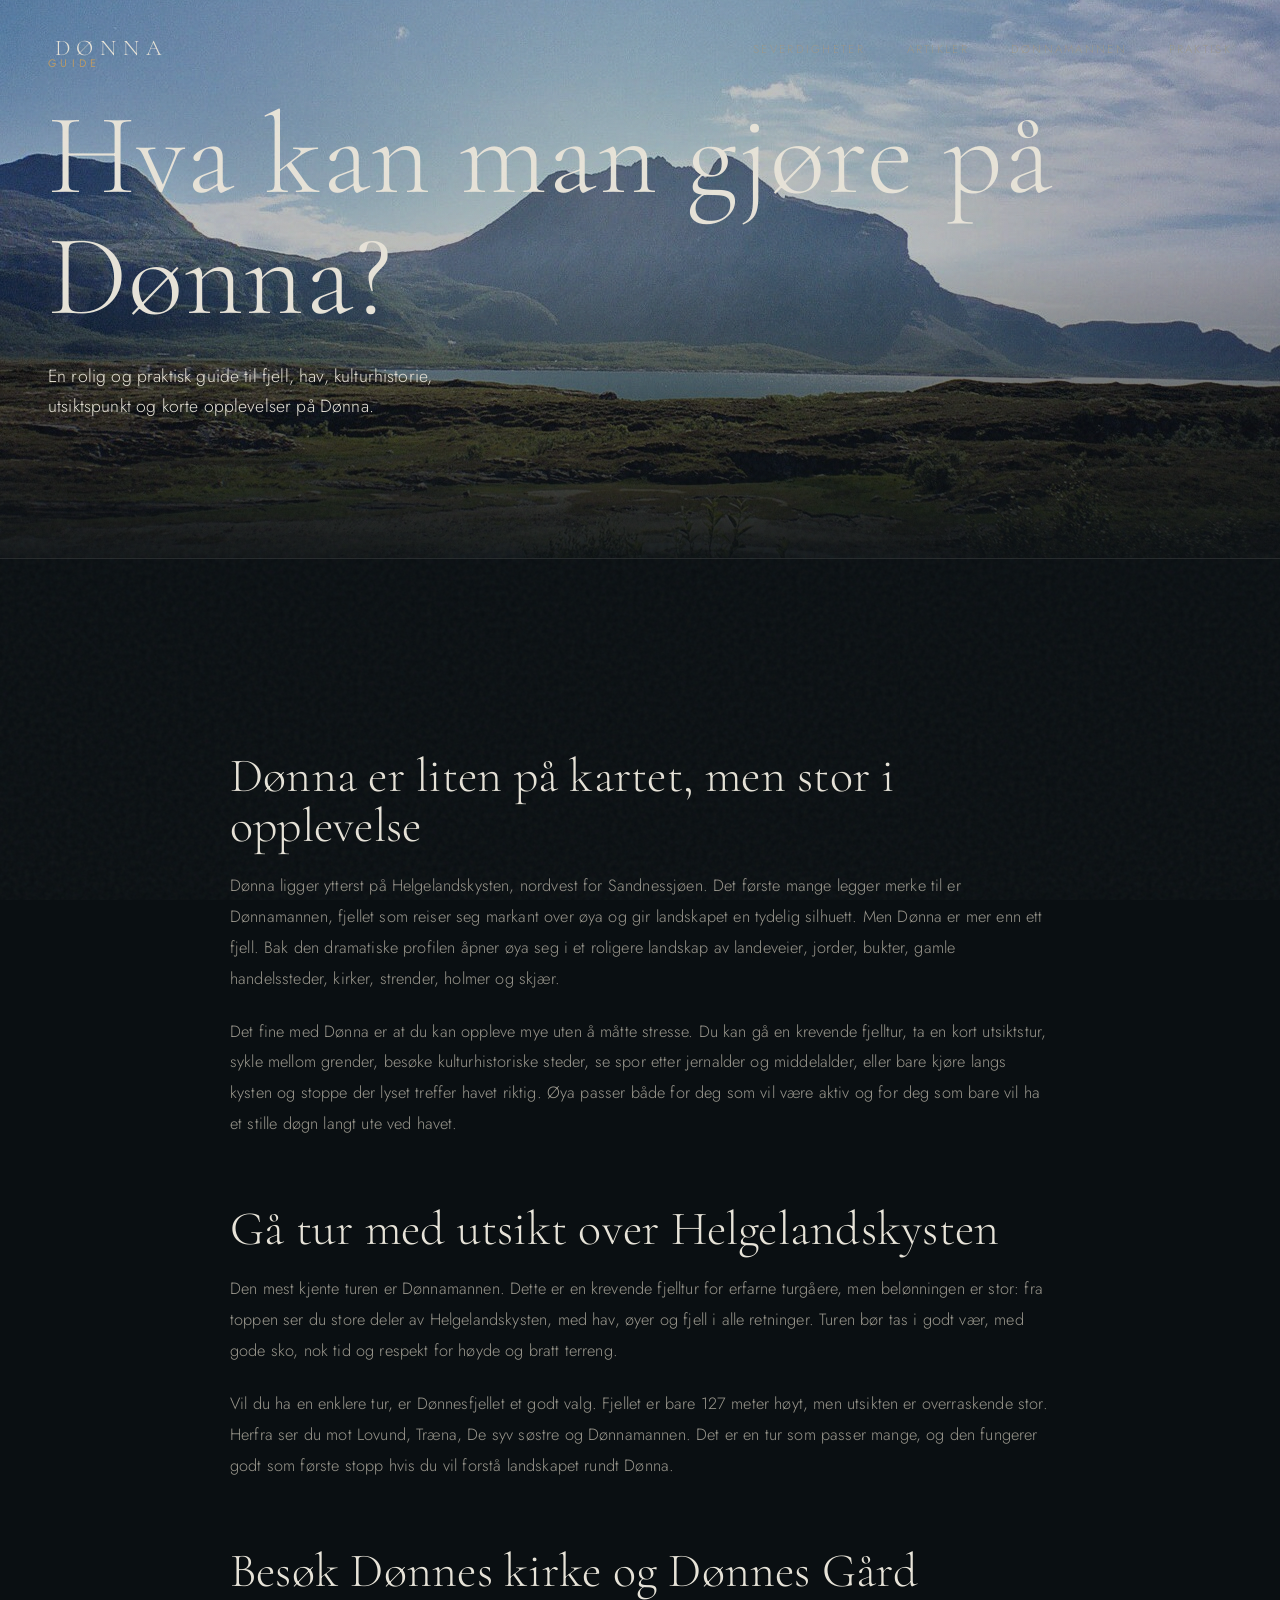
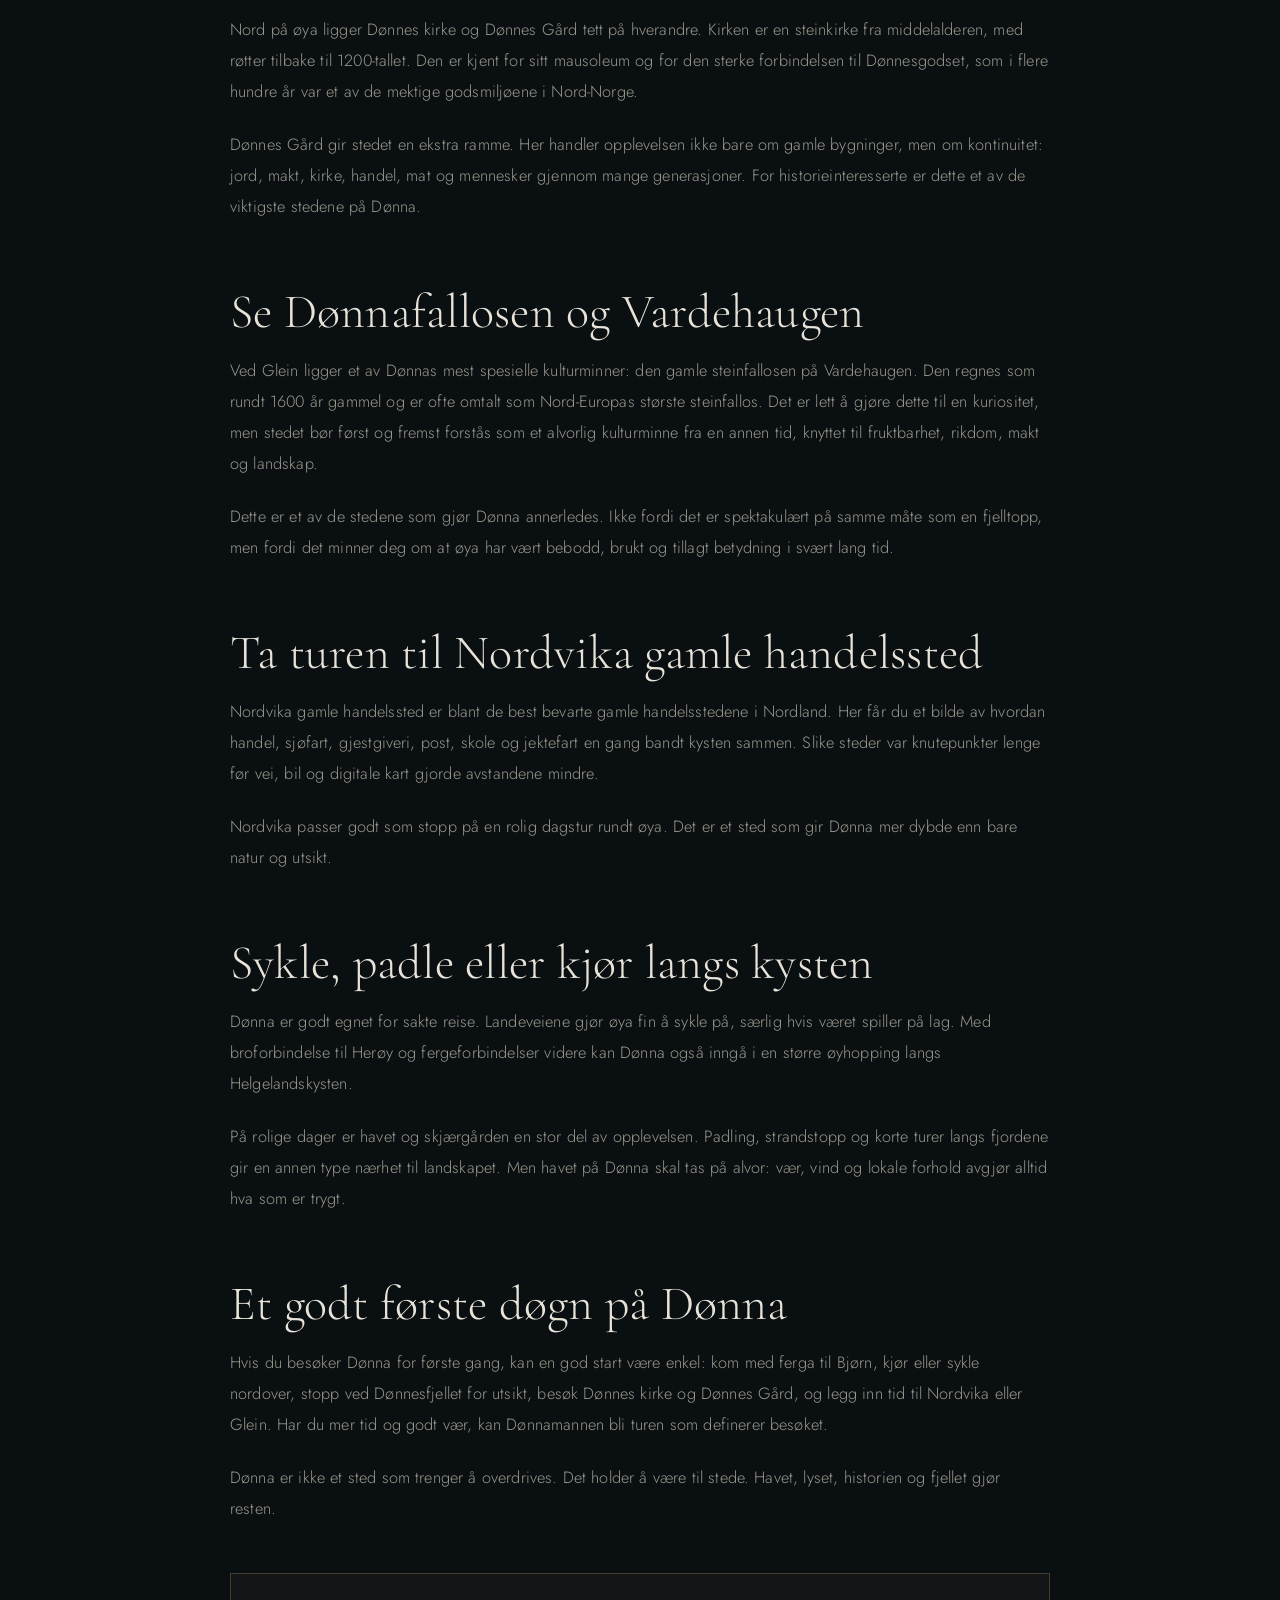
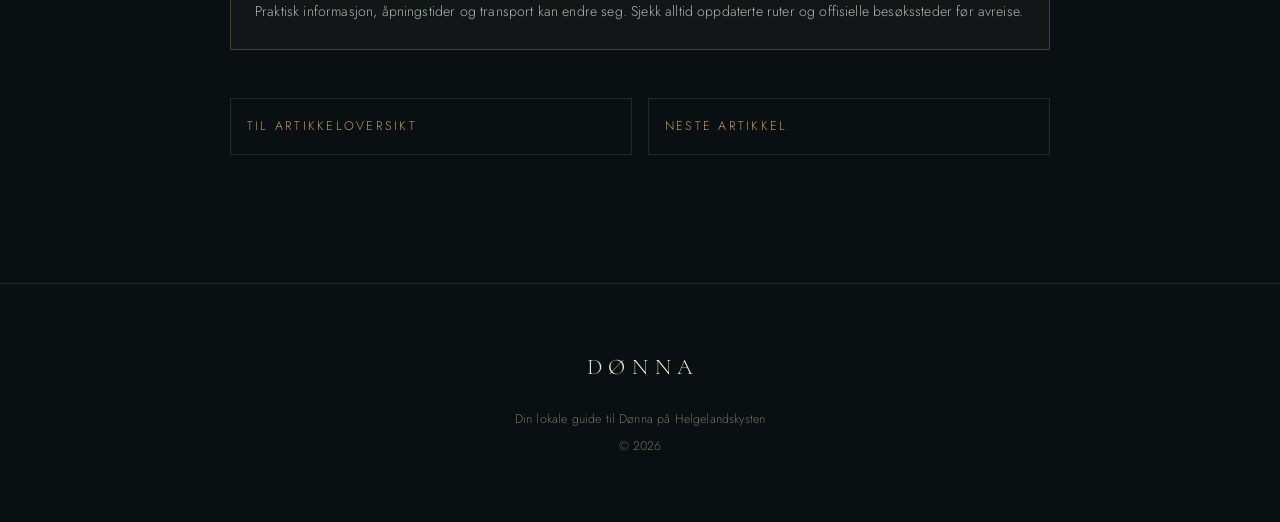
<file: artikler/hva-kan-man-gjore-pa-donna.html>
<!DOCTYPE html>
<html lang="no">
<head>
<meta charset="UTF-8">
<meta name="viewport" content="width=device-width, initial-scale=1.0">
<title>Hva kan man gjøre på Dønna? — Dønna</title>
<meta name="description" content="En rolig og praktisk guide til fjell, hav, kulturhistorie, utsiktspunkt og korte opplevelser på Dønna.">
<link rel="preconnect" href="https://fonts.googleapis.com">
<link rel="preconnect" href="https://fonts.gstatic.com" crossorigin>
<link href="https://fonts.googleapis.com/css2?family=Cormorant+Garamond:ital,wght@0,300;0,400;0,500;1,300;1,400&family=Jost:wght@300;400;500&display=swap" rel="stylesheet">
<style>
  :root{
    --abyss:#0a0f12;
    --deep:#0e161a;
    --slate:#16252a;
    --moss:#3d5751;
    --pale:#a9b8b1;
    --bone:#e7e3d8;
    --bone-dim:#9a978d;
    --gold:#b89968;
    --line:rgba(231,227,216,.12);
    --display:'Cormorant Garamond', Georgia, serif;
    --body:'Jost', sans-serif;
  }
  *{margin:0;padding:0;box-sizing:border-box}
  html{scroll-behavior:smooth}
  body{font-family:var(--body);background:var(--abyss);color:var(--bone);font-weight:300;
    line-height:1.7;letter-spacing:.01em;overflow-x:hidden;-webkit-font-smoothing:antialiased}
  .grain{position:fixed;inset:0;z-index:9999;pointer-events:none;opacity:.05;
    background-image:url("data:image/svg+xml,%3Csvg viewBox='0 0 200 200' xmlns='http://www.w3.org/2000/svg'%3E%3Cfilter id='n'%3E%3CfeTurbulence type='fractalNoise' baseFrequency='0.85' numOctaves='4'/%3E%3C/filter%3E%3Crect width='100%25' height='100%25' filter='url(%23n)'/%3E%3C/svg%3E");}

  .eyebrow{text-transform:uppercase;letter-spacing:.4em;font-size:.68rem;font-weight:400;
    color:var(--gold);margin-bottom:1.5rem}
  h1,h2,h3{font-family:var(--display);font-weight:300;line-height:1.05;letter-spacing:.005em}
  h1 em,h2 em{font-style:italic}
  a{color:inherit}

  .btn{display:inline-block;font-family:var(--body);text-decoration:none;font-size:.72rem;
    letter-spacing:.28em;text-transform:uppercase;font-weight:400;padding:1.05rem 2.4rem;
    border:1px solid var(--gold);color:var(--gold);background:transparent;
    transition:all .6s cubic-bezier(.16,1,.3,1);position:relative;overflow:hidden}
  .btn::after{content:'';position:absolute;inset:0;background:var(--gold);transform:scaleX(0);
    transform-origin:left;transition:transform .6s cubic-bezier(.16,1,.3,1);z-index:-1}
  .btn:hover{color:var(--abyss)}
  .btn:hover::after{transform:scaleX(1)}
  .btn span{position:relative;z-index:1}

  /* Nav */
  nav{position:fixed;top:0;left:0;right:0;z-index:1000;padding:1.8rem 0;
    transition:transform .5s ease,background .5s ease,padding .5s ease}
  nav.scrolled{background:rgba(10,15,18,.88);backdrop-filter:blur(12px);padding:1.1rem 0;border-bottom:1px solid var(--line)}
  .nav-inner{max-width:1280px;margin:0 auto;padding:0 3rem;display:flex;justify-content:space-between;align-items:center}
  .logo{font-family:var(--display);font-size:1.4rem;color:var(--bone);text-decoration:none;
    letter-spacing:.3em;text-transform:uppercase;padding-left:.3em}
  .nav-links{list-style:none;display:flex;gap:2.6rem;align-items:center}
  .nav-links a{color:var(--bone-dim);text-decoration:none;font-size:.72rem;letter-spacing:.2em;
    text-transform:uppercase;transition:color .4s}
  .nav-links a:hover{color:var(--bone)}

  /* Hero */
  .hero{position:relative;height:100vh;min-height:640px;display:flex;align-items:flex-end;
    justify-content:flex-start;overflow:hidden}
  .hero-img{position:absolute;inset:0;
    background:linear-gradient(180deg,rgba(10,15,18,.25) 0%,rgba(10,15,18,.15) 40%,rgba(10,15,18,.95) 100%),
      url('donnamannen.png') center/cover no-repeat;}
  .hero-fallback{position:absolute;inset:0;z-index:-1;
    background:linear-gradient(180deg,#3a5a6a,#16252a 70%,var(--abyss));}
  .hero-content{position:relative;z-index:2;max-width:1280px;width:100%;margin:0 auto;
    padding:0 3rem 6rem}
  .hero h1{font-size:clamp(3rem,9vw,7.5rem);margin-bottom:1.5rem;letter-spacing:.01em}
  .hero-sub{font-size:1.1rem;max-width:460px;color:var(--bone);opacity:.9;margin-bottom:2.5rem}
  .scroll-hint{position:absolute;bottom:2.5rem;right:3rem;color:var(--bone-dim);z-index:2;
    font-size:.62rem;letter-spacing:.3em;text-transform:uppercase}

  section{padding:8rem 3rem;border-top:1px solid var(--line)}
  .wrap{max-width:1280px;margin:0 auto}
  .sec-head{margin-bottom:4rem;max-width:620px}
  .sec-head h2{font-size:clamp(2.2rem,5vw,3.6rem);margin-top:.5rem}
  .lead{font-size:1.15rem;color:var(--bone-dim);max-width:620px}

  /* Attractions grid */
  .cards{display:grid;grid-template-columns:repeat(3,1fr);gap:2.5rem}
  .card{border:1px solid var(--line);padding:2.5rem;transition:border-color .5s,transform .5s;
    display:flex;flex-direction:column}
  .card:hover{border-color:rgba(184,153,104,.4);transform:translateY(-4px)}
  .card .tag{font-size:.62rem;letter-spacing:.3em;text-transform:uppercase;color:var(--gold);margin-bottom:1.2rem}
  .card h3{font-size:1.7rem;margin-bottom:1rem}
  .card p{font-size:.92rem;color:var(--bone-dim);margin-bottom:1.5rem;flex-grow:1}
  .card .meta{font-size:.78rem;color:var(--pale);border-top:1px solid var(--line);padding-top:1.2rem;
    display:flex;flex-direction:column;gap:.3rem}
  .card .meta span{display:flex;justify-content:space-between}
  .card .meta span b{color:var(--bone);font-weight:400}

  /* Hike detail */
  .hike{background:var(--deep)}
  .hike-grid{display:grid;grid-template-columns:1fr 1fr;gap:5rem;align-items:start}
  .hike-facts{list-style:none}
  .hike-facts li{display:flex;justify-content:space-between;padding:1.1rem 0;border-bottom:1px solid var(--line);font-size:.95rem}
  .hike-facts li span:first-child{color:var(--bone-dim)}
  .hike-facts li span:last-child{color:var(--bone);text-align:right}
  .hike-steps{counter-reset:step}
  .hike-steps p{position:relative;padding-left:2.5rem;margin-bottom:1.4rem;color:var(--bone-dim);font-size:.95rem}
  .hike-steps p::before{counter-increment:step;content:counter(step);position:absolute;left:0;top:0;
    font-family:var(--display);color:var(--gold);font-size:1.1rem}
  .warn{margin-top:2rem;padding:1.5rem;border:1px solid rgba(184,153,104,.3);background:rgba(184,153,104,.05);
    font-size:.88rem;color:var(--pale)}
  .warn b{color:var(--gold);font-weight:400;display:block;margin-bottom:.4rem;letter-spacing:.1em;
    text-transform:uppercase;font-size:.7rem}

  /* Practical / contacts */
  .info-grid{display:grid;grid-template-columns:repeat(2,1fr);gap:2.5rem}
  .info-block{border:1px solid var(--line);padding:2.5rem}
  .info-block h3{font-size:1.4rem;margin-bottom:1.5rem}
  .info-row{display:flex;justify-content:space-between;padding:.9rem 0;border-bottom:1px solid var(--line);font-size:.92rem}
  .info-row:last-child{border-bottom:none}
  .info-row span:first-child{color:var(--bone-dim)}
  .info-row a{color:var(--gold);text-decoration:none}
  .info-row a:hover{text-decoration:underline}

  /* SUP / rental */
  .rental{background:var(--deep);text-align:center}
  .rental .wrap{max-width:900px}
  .rental h2{font-size:clamp(2.4rem,6vw,4rem);margin:.5rem 0 1.5rem}
  .rental>.wrap>p{color:var(--bone-dim);margin-bottom:1rem;max-width:540px;margin-left:auto;margin-right:auto}
  .rental .price{font-family:var(--display);font-size:1.6rem;color:var(--bone);margin:2.5rem 0 .5rem;font-style:italic}
  .rental-items{display:grid;grid-template-columns:repeat(3,1fr);gap:2rem;margin:3.5rem 0 1rem;text-align:left}
  .rental-item{border:1px solid var(--line);padding:2rem;transition:border-color .5s,transform .5s}
  .rental-item:hover{border-color:rgba(184,153,104,.4);transform:translateY(-4px)}
  .rental-item .ri-tag{font-size:.62rem;letter-spacing:.3em;text-transform:uppercase;color:var(--gold);display:block;margin-bottom:1rem}
  .rental-item h3{font-size:1.4rem;margin-bottom:.7rem}
  .rental-item p{font-size:.88rem;color:var(--bone-dim);margin:0}

  footer{padding:4rem 3rem;border-top:1px solid var(--line);text-align:center}
  footer .logo{display:inline-block;margin-bottom:1rem}
  footer p{font-size:.78rem;color:var(--bone-dim);opacity:.7;margin-top:.4rem}
  .fine-print{font-size:.7rem!important;opacity:.4!important;margin-top:1.5rem!important;max-width:560px;
    margin-left:auto;margin-right:auto;line-height:1.7}

  .reveal-up{opacity:0;transform:translateY(40px);transition:opacity 1.1s cubic-bezier(.16,1,.3,1),transform 1.1s cubic-bezier(.16,1,.3,1)}
  .reveal-up.in{opacity:1;transform:translateY(0)}

  @media(max-width:900px){
    .nav-links{display:none}
    .nav-inner{padding:0 1.5rem}
    section{padding:5rem 1.5rem}
    .hero-content{padding:0 1.5rem 4rem}
    .cards{grid-template-columns:1fr}
    .hike-grid{grid-template-columns:1fr;gap:3rem}
    .info-grid{grid-template-columns:1fr}
    .rental-items{grid-template-columns:1fr}
    .scroll-hint{display:none}
  }

  .article-hero{min-height:62vh;height:62vh;align-items:flex-end}
  .article-body{max-width:820px;margin:0 auto;color:var(--bone-dim);font-size:1.02rem;line-height:1.9}
  .article-body h2{font-size:clamp(2rem,4vw,3rem);color:var(--bone);margin:4rem 0 1.2rem}
  .article-body h3{font-size:1.55rem;color:var(--bone);margin:2.5rem 0 1rem}
  .article-body p{margin-bottom:1.35rem}
  .article-body ul{margin:1rem 0 1.8rem 1.2rem}
  .article-body li{margin-bottom:.65rem}
  .article-note{margin-top:3rem;padding:1.5rem;border:1px solid rgba(184,153,104,.3);background:rgba(184,153,104,.05);font-size:.88rem;color:var(--pale)}
  .article-links{display:grid;grid-template-columns:repeat(2,1fr);gap:1rem;margin-top:3rem}
  .article-links a{border:1px solid var(--line);padding:1rem;text-decoration:none;color:var(--gold);font-size:.78rem;text-transform:uppercase;letter-spacing:.18em}
  @media(max-width:900px){.article-links{grid-template-columns:1fr}.article-hero{min-height:55vh;height:55vh}}
</style>
</head>
<body>
<div class="grain"></div>
<nav id="nav">
  <div class="nav-inner">
    <a href="../index.html" class="logo">Dønna</a>
    <ul class="nav-links">
      <li><a href="../index.html#se">Severdigheter</a></li>
      <li><a href="../index.html#artikler">Artikler</a></li>
      <li><a href="../index.html#donnamannen">Dønnamannen</a></li>
      <li><a href="../index.html#praktisk">Praktisk</a></li>
    </ul>
  </div>
</nav>
<header class="hero article-hero">
  <div class="hero-fallback"></div>
  <div class="hero-img" style="background:linear-gradient(180deg,rgba(10,15,18,.25) 0%,rgba(10,15,18,.28) 45%,rgba(10,15,18,.96) 100%),url('../donnamannen.png') center/cover no-repeat;"></div>
  <div class="hero-content">
    <p class="eyebrow reveal-up in">Guide</p>
    <h1 class="reveal-up in">Hva kan man gjøre på Dønna?</h1>
    <p class="hero-sub reveal-up in">En rolig og praktisk guide til fjell, hav, kulturhistorie, utsiktspunkt og korte opplevelser på Dønna.</p>
  </div>
</header>
<section>
  <div class="wrap">
    <article class="article-body reveal-up in">
        <h2>Dønna er liten på kartet, men stor i opplevelse</h2>
        <p>Dønna ligger ytterst på Helgelandskysten, nordvest for Sandnessjøen. Det første mange legger merke til er Dønnamannen, fjellet som reiser seg markant over øya og gir landskapet en tydelig silhuett. Men Dønna er mer enn ett fjell. Bak den dramatiske profilen åpner øya seg i et roligere landskap av landeveier, jorder, bukter, gamle handelssteder, kirker, strender, holmer og skjær.</p>
        <p>Det fine med Dønna er at du kan oppleve mye uten å måtte stresse. Du kan gå en krevende fjelltur, ta en kort utsiktstur, sykle mellom grender, besøke kulturhistoriske steder, se spor etter jernalder og middelalder, eller bare kjøre langs kysten og stoppe der lyset treffer havet riktig. Øya passer både for deg som vil være aktiv og for deg som bare vil ha et stille døgn langt ute ved havet.</p>
        <h2>Gå tur med utsikt over Helgelandskysten</h2>
        <p>Den mest kjente turen er Dønnamannen. Dette er en krevende fjelltur for erfarne turgåere, men belønningen er stor: fra toppen ser du store deler av Helgelandskysten, med hav, øyer og fjell i alle retninger. Turen bør tas i godt vær, med gode sko, nok tid og respekt for høyde og bratt terreng.</p>
        <p>Vil du ha en enklere tur, er Dønnesfjellet et godt valg. Fjellet er bare 127 meter høyt, men utsikten er overraskende stor. Herfra ser du mot Lovund, Træna, De syv søstre og Dønnamannen. Det er en tur som passer mange, og den fungerer godt som første stopp hvis du vil forstå landskapet rundt Dønna.</p>
        <h2>Besøk Dønnes kirke og Dønnes Gård</h2>
        <p>Nord på øya ligger Dønnes kirke og Dønnes Gård tett på hverandre. Kirken er en steinkirke fra middelalderen, med røtter tilbake til 1200-tallet. Den er kjent for sitt mausoleum og for den sterke forbindelsen til Dønnesgodset, som i flere hundre år var et av de mektige godsmiljøene i Nord-Norge.</p>
        <p>Dønnes Gård gir stedet en ekstra ramme. Her handler opplevelsen ikke bare om gamle bygninger, men om kontinuitet: jord, makt, kirke, handel, mat og mennesker gjennom mange generasjoner. For historieinteresserte er dette et av de viktigste stedene på Dønna.</p>
        <h2>Se Dønnafallosen og Vardehaugen</h2>
        <p>Ved Glein ligger et av Dønnas mest spesielle kulturminner: den gamle steinfallosen på Vardehaugen. Den regnes som rundt 1600 år gammel og er ofte omtalt som Nord-Europas største steinfallos. Det er lett å gjøre dette til en kuriositet, men stedet bør først og fremst forstås som et alvorlig kulturminne fra en annen tid, knyttet til fruktbarhet, rikdom, makt og landskap.</p>
        <p>Dette er et av de stedene som gjør Dønna annerledes. Ikke fordi det er spektakulært på samme måte som en fjelltopp, men fordi det minner deg om at øya har vært bebodd, brukt og tillagt betydning i svært lang tid.</p>
        <h2>Ta turen til Nordvika gamle handelssted</h2>
        <p>Nordvika gamle handelssted er blant de best bevarte gamle handelsstedene i Nordland. Her får du et bilde av hvordan handel, sjøfart, gjestgiveri, post, skole og jektefart en gang bandt kysten sammen. Slike steder var knutepunkter lenge før vei, bil og digitale kart gjorde avstandene mindre.</p>
        <p>Nordvika passer godt som stopp på en rolig dagstur rundt øya. Det er et sted som gir Dønna mer dybde enn bare natur og utsikt.</p>
        <h2>Sykle, padle eller kjør langs kysten</h2>
        <p>Dønna er godt egnet for sakte reise. Landeveiene gjør øya fin å sykle på, særlig hvis været spiller på lag. Med broforbindelse til Herøy og fergeforbindelser videre kan Dønna også inngå i en større øyhopping langs Helgelandskysten.</p>
        <p>På rolige dager er havet og skjærgården en stor del av opplevelsen. Padling, strandstopp og korte turer langs fjordene gir en annen type nærhet til landskapet. Men havet på Dønna skal tas på alvor: vær, vind og lokale forhold avgjør alltid hva som er trygt.</p>
        <h2>Et godt første døgn på Dønna</h2>
        <p>Hvis du besøker Dønna for første gang, kan en god start være enkel: kom med ferga til Bjørn, kjør eller sykle nordover, stopp ved Dønnesfjellet for utsikt, besøk Dønnes kirke og Dønnes Gård, og legg inn tid til Nordvika eller Glein. Har du mer tid og godt vær, kan Dønnamannen bli turen som definerer besøket.</p>
        <p>Dønna er ikke et sted som trenger å overdrives. Det holder å være til stede. Havet, lyset, historien og fjellet gjør resten.</p>
      <div class="article-note">
        Praktisk informasjon, åpningstider og transport kan endre seg. Sjekk alltid oppdaterte ruter og offisielle besøkssteder før avreise.
      </div>
      <div class="article-links">
        <a href="../index.html#artikler">Til artikkeloversikt</a>
        <a href="donnamannen-turguide.html">Neste artikkel</a>
      </div>
    </article>
  </div>
</section>
<footer>
  <a href="../index.html" class="logo">Dønna</a>
  <p>Din lokale guide til Dønna på Helgelandskysten</p>
  <p>© 2026</p>
</footer>
<script>
  const obs = new IntersectionObserver((entries)=>{
    entries.forEach(e=>{if(e.isIntersecting){e.target.classList.add('in');obs.unobserve(e.target);}});
  },{threshold:0.12});
  document.querySelectorAll('.reveal-up:not(.in)').forEach(el=>obs.observe(el));
  const nav=document.getElementById('nav');
  window.addEventListener('scroll',()=>{if(window.pageYOffset>60)nav.classList.add('scrolled');else nav.classList.remove('scrolled');});
</script>
</body>
</html>
</file>
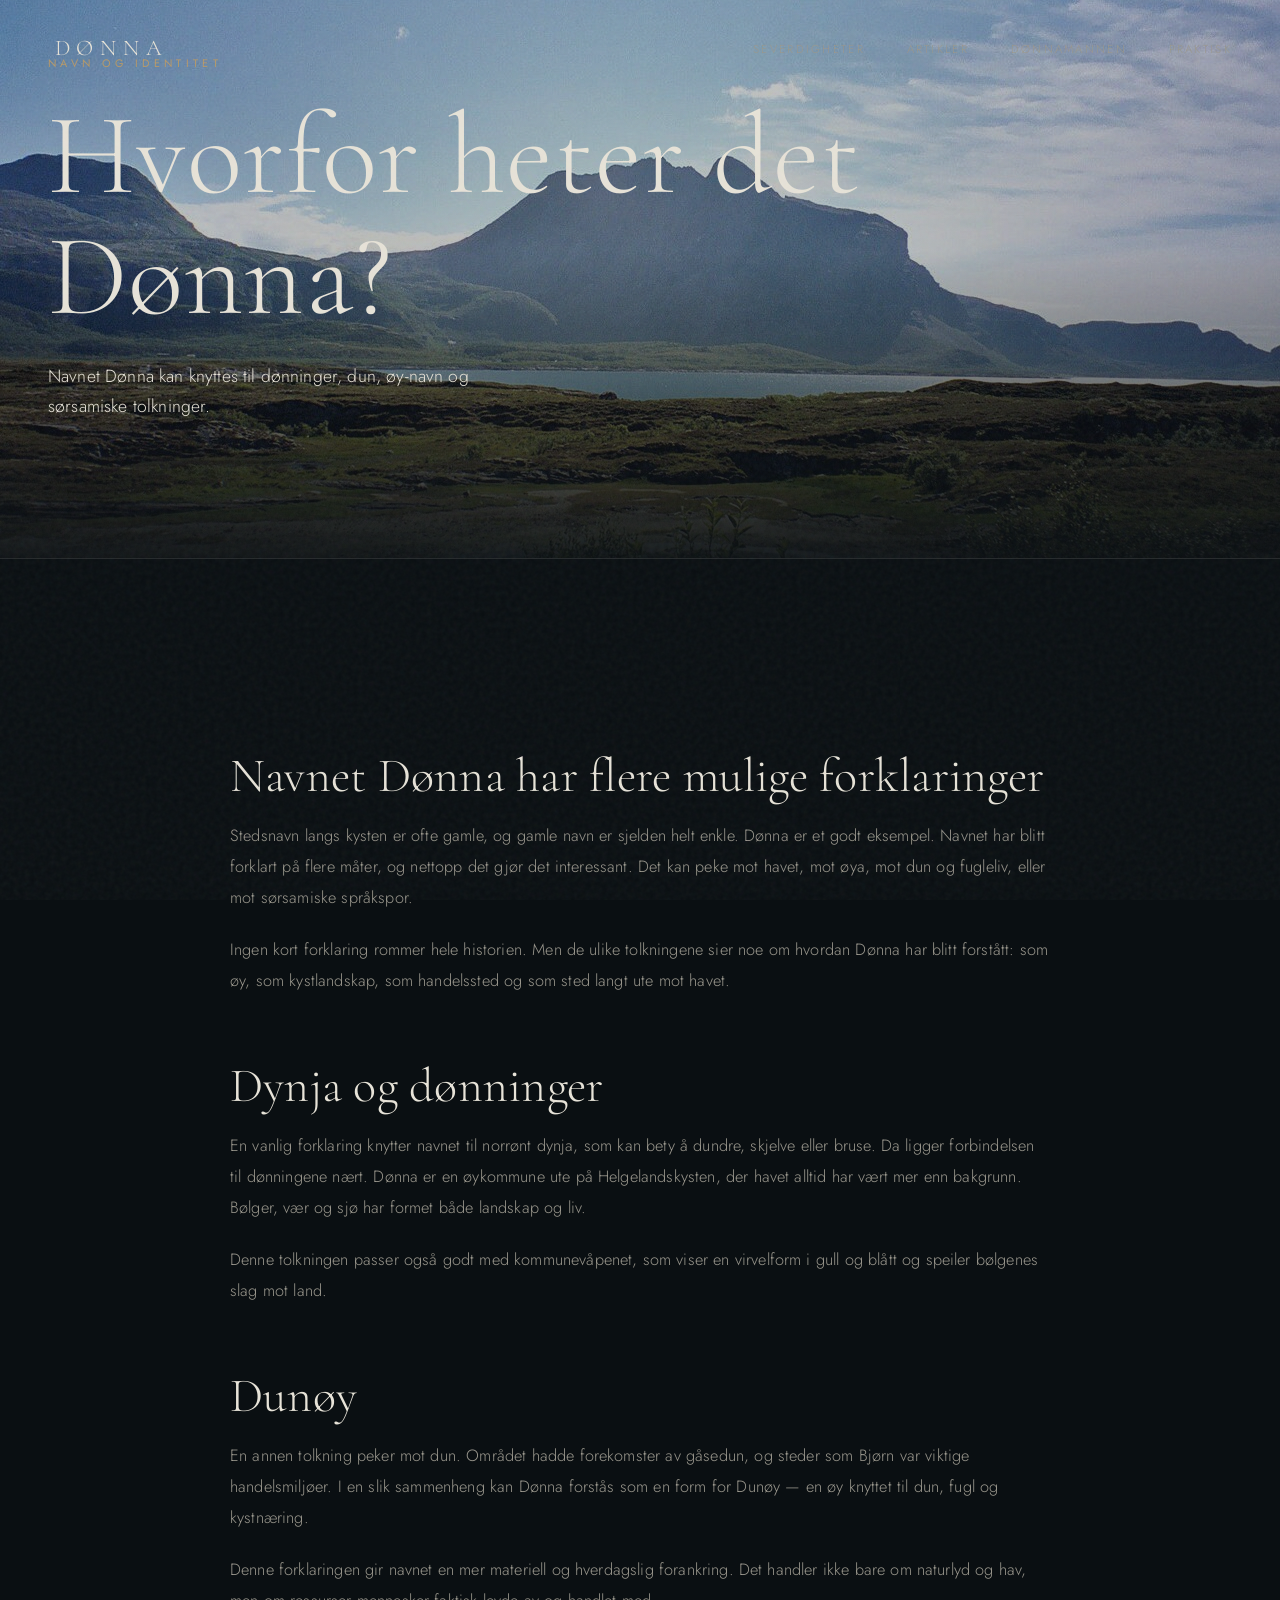
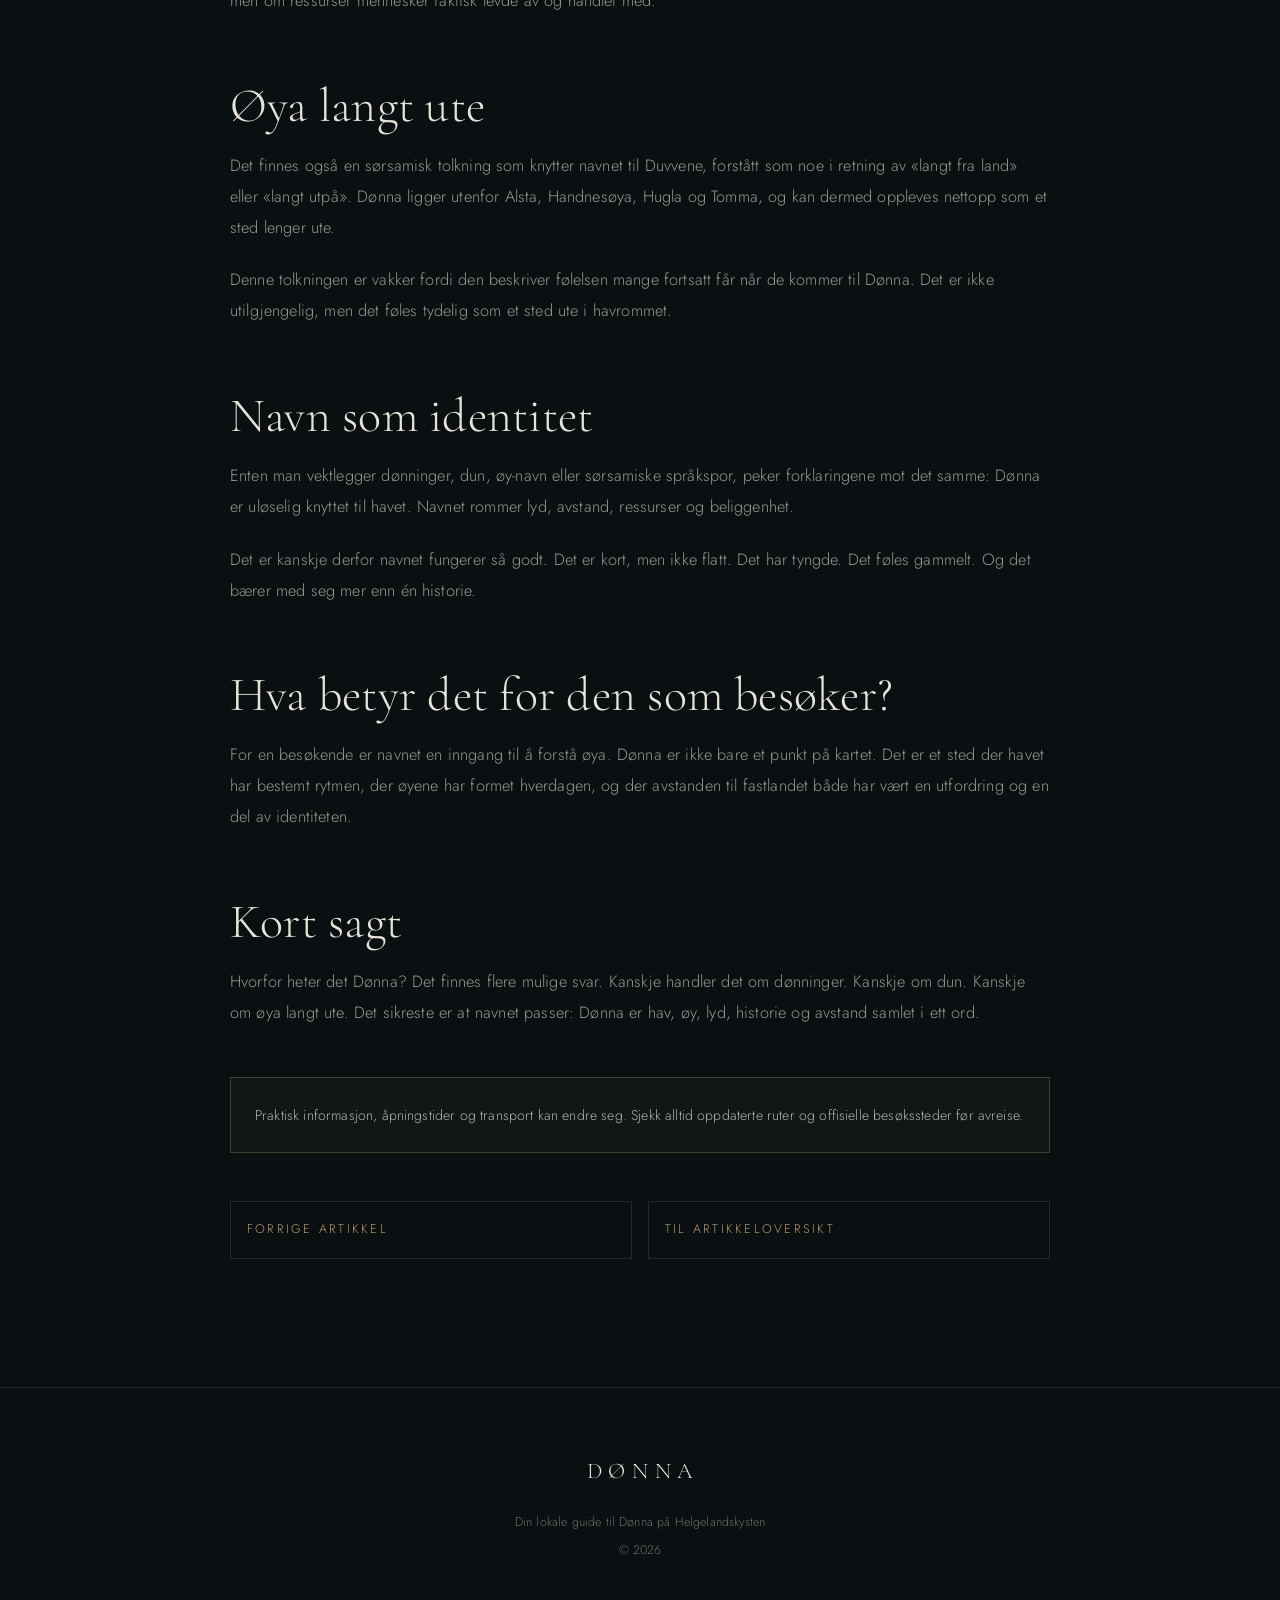
<file: artikler/hvorfor-heter-det-donna.html>
<!DOCTYPE html>
<html lang="no">
<head>
<meta charset="UTF-8">
<meta name="viewport" content="width=device-width, initial-scale=1.0">
<title>Hvorfor heter det Dønna? — Dønna</title>
<meta name="description" content="Navnet Dønna kan knyttes til dønninger, dun, øy-navn og sørsamiske tolkninger.">
<link rel="preconnect" href="https://fonts.googleapis.com">
<link rel="preconnect" href="https://fonts.gstatic.com" crossorigin>
<link href="https://fonts.googleapis.com/css2?family=Cormorant+Garamond:ital,wght@0,300;0,400;0,500;1,300;1,400&family=Jost:wght@300;400;500&display=swap" rel="stylesheet">
<style>
  :root{
    --abyss:#0a0f12;
    --deep:#0e161a;
    --slate:#16252a;
    --moss:#3d5751;
    --pale:#a9b8b1;
    --bone:#e7e3d8;
    --bone-dim:#9a978d;
    --gold:#b89968;
    --line:rgba(231,227,216,.12);
    --display:'Cormorant Garamond', Georgia, serif;
    --body:'Jost', sans-serif;
  }
  *{margin:0;padding:0;box-sizing:border-box}
  html{scroll-behavior:smooth}
  body{font-family:var(--body);background:var(--abyss);color:var(--bone);font-weight:300;
    line-height:1.7;letter-spacing:.01em;overflow-x:hidden;-webkit-font-smoothing:antialiased}
  .grain{position:fixed;inset:0;z-index:9999;pointer-events:none;opacity:.05;
    background-image:url("data:image/svg+xml,%3Csvg viewBox='0 0 200 200' xmlns='http://www.w3.org/2000/svg'%3E%3Cfilter id='n'%3E%3CfeTurbulence type='fractalNoise' baseFrequency='0.85' numOctaves='4'/%3E%3C/filter%3E%3Crect width='100%25' height='100%25' filter='url(%23n)'/%3E%3C/svg%3E");}

  .eyebrow{text-transform:uppercase;letter-spacing:.4em;font-size:.68rem;font-weight:400;
    color:var(--gold);margin-bottom:1.5rem}
  h1,h2,h3{font-family:var(--display);font-weight:300;line-height:1.05;letter-spacing:.005em}
  h1 em,h2 em{font-style:italic}
  a{color:inherit}

  .btn{display:inline-block;font-family:var(--body);text-decoration:none;font-size:.72rem;
    letter-spacing:.28em;text-transform:uppercase;font-weight:400;padding:1.05rem 2.4rem;
    border:1px solid var(--gold);color:var(--gold);background:transparent;
    transition:all .6s cubic-bezier(.16,1,.3,1);position:relative;overflow:hidden}
  .btn::after{content:'';position:absolute;inset:0;background:var(--gold);transform:scaleX(0);
    transform-origin:left;transition:transform .6s cubic-bezier(.16,1,.3,1);z-index:-1}
  .btn:hover{color:var(--abyss)}
  .btn:hover::after{transform:scaleX(1)}
  .btn span{position:relative;z-index:1}

  /* Nav */
  nav{position:fixed;top:0;left:0;right:0;z-index:1000;padding:1.8rem 0;
    transition:transform .5s ease,background .5s ease,padding .5s ease}
  nav.scrolled{background:rgba(10,15,18,.88);backdrop-filter:blur(12px);padding:1.1rem 0;border-bottom:1px solid var(--line)}
  .nav-inner{max-width:1280px;margin:0 auto;padding:0 3rem;display:flex;justify-content:space-between;align-items:center}
  .logo{font-family:var(--display);font-size:1.4rem;color:var(--bone);text-decoration:none;
    letter-spacing:.3em;text-transform:uppercase;padding-left:.3em}
  .nav-links{list-style:none;display:flex;gap:2.6rem;align-items:center}
  .nav-links a{color:var(--bone-dim);text-decoration:none;font-size:.72rem;letter-spacing:.2em;
    text-transform:uppercase;transition:color .4s}
  .nav-links a:hover{color:var(--bone)}

  /* Hero */
  .hero{position:relative;height:100vh;min-height:640px;display:flex;align-items:flex-end;
    justify-content:flex-start;overflow:hidden}
  .hero-img{position:absolute;inset:0;
    background:linear-gradient(180deg,rgba(10,15,18,.25) 0%,rgba(10,15,18,.15) 40%,rgba(10,15,18,.95) 100%),
      url('donnamannen.png') center/cover no-repeat;}
  .hero-fallback{position:absolute;inset:0;z-index:-1;
    background:linear-gradient(180deg,#3a5a6a,#16252a 70%,var(--abyss));}
  .hero-content{position:relative;z-index:2;max-width:1280px;width:100%;margin:0 auto;
    padding:0 3rem 6rem}
  .hero h1{font-size:clamp(3rem,9vw,7.5rem);margin-bottom:1.5rem;letter-spacing:.01em}
  .hero-sub{font-size:1.1rem;max-width:460px;color:var(--bone);opacity:.9;margin-bottom:2.5rem}
  .scroll-hint{position:absolute;bottom:2.5rem;right:3rem;color:var(--bone-dim);z-index:2;
    font-size:.62rem;letter-spacing:.3em;text-transform:uppercase}

  section{padding:8rem 3rem;border-top:1px solid var(--line)}
  .wrap{max-width:1280px;margin:0 auto}
  .sec-head{margin-bottom:4rem;max-width:620px}
  .sec-head h2{font-size:clamp(2.2rem,5vw,3.6rem);margin-top:.5rem}
  .lead{font-size:1.15rem;color:var(--bone-dim);max-width:620px}

  /* Attractions grid */
  .cards{display:grid;grid-template-columns:repeat(3,1fr);gap:2.5rem}
  .card{border:1px solid var(--line);padding:2.5rem;transition:border-color .5s,transform .5s;
    display:flex;flex-direction:column}
  .card:hover{border-color:rgba(184,153,104,.4);transform:translateY(-4px)}
  .card .tag{font-size:.62rem;letter-spacing:.3em;text-transform:uppercase;color:var(--gold);margin-bottom:1.2rem}
  .card h3{font-size:1.7rem;margin-bottom:1rem}
  .card p{font-size:.92rem;color:var(--bone-dim);margin-bottom:1.5rem;flex-grow:1}
  .card .meta{font-size:.78rem;color:var(--pale);border-top:1px solid var(--line);padding-top:1.2rem;
    display:flex;flex-direction:column;gap:.3rem}
  .card .meta span{display:flex;justify-content:space-between}
  .card .meta span b{color:var(--bone);font-weight:400}

  /* Hike detail */
  .hike{background:var(--deep)}
  .hike-grid{display:grid;grid-template-columns:1fr 1fr;gap:5rem;align-items:start}
  .hike-facts{list-style:none}
  .hike-facts li{display:flex;justify-content:space-between;padding:1.1rem 0;border-bottom:1px solid var(--line);font-size:.95rem}
  .hike-facts li span:first-child{color:var(--bone-dim)}
  .hike-facts li span:last-child{color:var(--bone);text-align:right}
  .hike-steps{counter-reset:step}
  .hike-steps p{position:relative;padding-left:2.5rem;margin-bottom:1.4rem;color:var(--bone-dim);font-size:.95rem}
  .hike-steps p::before{counter-increment:step;content:counter(step);position:absolute;left:0;top:0;
    font-family:var(--display);color:var(--gold);font-size:1.1rem}
  .warn{margin-top:2rem;padding:1.5rem;border:1px solid rgba(184,153,104,.3);background:rgba(184,153,104,.05);
    font-size:.88rem;color:var(--pale)}
  .warn b{color:var(--gold);font-weight:400;display:block;margin-bottom:.4rem;letter-spacing:.1em;
    text-transform:uppercase;font-size:.7rem}

  /* Practical / contacts */
  .info-grid{display:grid;grid-template-columns:repeat(2,1fr);gap:2.5rem}
  .info-block{border:1px solid var(--line);padding:2.5rem}
  .info-block h3{font-size:1.4rem;margin-bottom:1.5rem}
  .info-row{display:flex;justify-content:space-between;padding:.9rem 0;border-bottom:1px solid var(--line);font-size:.92rem}
  .info-row:last-child{border-bottom:none}
  .info-row span:first-child{color:var(--bone-dim)}
  .info-row a{color:var(--gold);text-decoration:none}
  .info-row a:hover{text-decoration:underline}

  /* SUP / rental */
  .rental{background:var(--deep);text-align:center}
  .rental .wrap{max-width:900px}
  .rental h2{font-size:clamp(2.4rem,6vw,4rem);margin:.5rem 0 1.5rem}
  .rental>.wrap>p{color:var(--bone-dim);margin-bottom:1rem;max-width:540px;margin-left:auto;margin-right:auto}
  .rental .price{font-family:var(--display);font-size:1.6rem;color:var(--bone);margin:2.5rem 0 .5rem;font-style:italic}
  .rental-items{display:grid;grid-template-columns:repeat(3,1fr);gap:2rem;margin:3.5rem 0 1rem;text-align:left}
  .rental-item{border:1px solid var(--line);padding:2rem;transition:border-color .5s,transform .5s}
  .rental-item:hover{border-color:rgba(184,153,104,.4);transform:translateY(-4px)}
  .rental-item .ri-tag{font-size:.62rem;letter-spacing:.3em;text-transform:uppercase;color:var(--gold);display:block;margin-bottom:1rem}
  .rental-item h3{font-size:1.4rem;margin-bottom:.7rem}
  .rental-item p{font-size:.88rem;color:var(--bone-dim);margin:0}

  footer{padding:4rem 3rem;border-top:1px solid var(--line);text-align:center}
  footer .logo{display:inline-block;margin-bottom:1rem}
  footer p{font-size:.78rem;color:var(--bone-dim);opacity:.7;margin-top:.4rem}
  .fine-print{font-size:.7rem!important;opacity:.4!important;margin-top:1.5rem!important;max-width:560px;
    margin-left:auto;margin-right:auto;line-height:1.7}

  .reveal-up{opacity:0;transform:translateY(40px);transition:opacity 1.1s cubic-bezier(.16,1,.3,1),transform 1.1s cubic-bezier(.16,1,.3,1)}
  .reveal-up.in{opacity:1;transform:translateY(0)}

  @media(max-width:900px){
    .nav-links{display:none}
    .nav-inner{padding:0 1.5rem}
    section{padding:5rem 1.5rem}
    .hero-content{padding:0 1.5rem 4rem}
    .cards{grid-template-columns:1fr}
    .hike-grid{grid-template-columns:1fr;gap:3rem}
    .info-grid{grid-template-columns:1fr}
    .rental-items{grid-template-columns:1fr}
    .scroll-hint{display:none}
  }

  .article-hero{min-height:62vh;height:62vh;align-items:flex-end}
  .article-body{max-width:820px;margin:0 auto;color:var(--bone-dim);font-size:1.02rem;line-height:1.9}
  .article-body h2{font-size:clamp(2rem,4vw,3rem);color:var(--bone);margin:4rem 0 1.2rem}
  .article-body h3{font-size:1.55rem;color:var(--bone);margin:2.5rem 0 1rem}
  .article-body p{margin-bottom:1.35rem}
  .article-body ul{margin:1rem 0 1.8rem 1.2rem}
  .article-body li{margin-bottom:.65rem}
  .article-note{margin-top:3rem;padding:1.5rem;border:1px solid rgba(184,153,104,.3);background:rgba(184,153,104,.05);font-size:.88rem;color:var(--pale)}
  .article-links{display:grid;grid-template-columns:repeat(2,1fr);gap:1rem;margin-top:3rem}
  .article-links a{border:1px solid var(--line);padding:1rem;text-decoration:none;color:var(--gold);font-size:.78rem;text-transform:uppercase;letter-spacing:.18em}
  @media(max-width:900px){.article-links{grid-template-columns:1fr}.article-hero{min-height:55vh;height:55vh}}
</style>
</head>
<body>
<div class="grain"></div>
<nav id="nav">
  <div class="nav-inner">
    <a href="../index.html" class="logo">Dønna</a>
    <ul class="nav-links">
      <li><a href="../index.html#se">Severdigheter</a></li>
      <li><a href="../index.html#artikler">Artikler</a></li>
      <li><a href="../index.html#donnamannen">Dønnamannen</a></li>
      <li><a href="../index.html#praktisk">Praktisk</a></li>
    </ul>
  </div>
</nav>
<header class="hero article-hero">
  <div class="hero-fallback"></div>
  <div class="hero-img" style="background:linear-gradient(180deg,rgba(10,15,18,.25) 0%,rgba(10,15,18,.28) 45%,rgba(10,15,18,.96) 100%),url('../donnamannen.png') center/cover no-repeat;"></div>
  <div class="hero-content">
    <p class="eyebrow reveal-up in">Navn og identitet</p>
    <h1 class="reveal-up in">Hvorfor heter det Dønna?</h1>
    <p class="hero-sub reveal-up in">Navnet Dønna kan knyttes til dønninger, dun, øy-navn og sørsamiske tolkninger.</p>
  </div>
</header>
<section>
  <div class="wrap">
    <article class="article-body reveal-up in">
        <h2>Navnet Dønna har flere mulige forklaringer</h2>
        <p>Stedsnavn langs kysten er ofte gamle, og gamle navn er sjelden helt enkle. Dønna er et godt eksempel. Navnet har blitt forklart på flere måter, og nettopp det gjør det interessant. Det kan peke mot havet, mot øya, mot dun og fugleliv, eller mot sørsamiske språkspor.</p>
        <p>Ingen kort forklaring rommer hele historien. Men de ulike tolkningene sier noe om hvordan Dønna har blitt forstått: som øy, som kystlandskap, som handelssted og som sted langt ute mot havet.</p>
        <h2>Dynja og dønninger</h2>
        <p>En vanlig forklaring knytter navnet til norrønt dynja, som kan bety å dundre, skjelve eller bruse. Da ligger forbindelsen til dønningene nært. Dønna er en øykommune ute på Helgelandskysten, der havet alltid har vært mer enn bakgrunn. Bølger, vær og sjø har formet både landskap og liv.</p>
        <p>Denne tolkningen passer også godt med kommunevåpenet, som viser en virvelform i gull og blått og speiler bølgenes slag mot land.</p>
        <h2>Dunøy</h2>
        <p>En annen tolkning peker mot dun. Området hadde forekomster av gåsedun, og steder som Bjørn var viktige handelsmiljøer. I en slik sammenheng kan Dønna forstås som en form for Dunøy — en øy knyttet til dun, fugl og kystnæring.</p>
        <p>Denne forklaringen gir navnet en mer materiell og hverdagslig forankring. Det handler ikke bare om naturlyd og hav, men om ressurser mennesker faktisk levde av og handlet med.</p>
        <h2>Øya langt ute</h2>
        <p>Det finnes også en sørsamisk tolkning som knytter navnet til Duvvene, forstått som noe i retning av «langt fra land» eller «langt utpå». Dønna ligger utenfor Alsta, Handnesøya, Hugla og Tomma, og kan dermed oppleves nettopp som et sted lenger ute.</p>
        <p>Denne tolkningen er vakker fordi den beskriver følelsen mange fortsatt får når de kommer til Dønna. Det er ikke utilgjengelig, men det føles tydelig som et sted ute i havrommet.</p>
        <h2>Navn som identitet</h2>
        <p>Enten man vektlegger dønninger, dun, øy-navn eller sørsamiske språkspor, peker forklaringene mot det samme: Dønna er uløselig knyttet til havet. Navnet rommer lyd, avstand, ressurser og beliggenhet.</p>
        <p>Det er kanskje derfor navnet fungerer så godt. Det er kort, men ikke flatt. Det har tyngde. Det føles gammelt. Og det bærer med seg mer enn én historie.</p>
        <h2>Hva betyr det for den som besøker?</h2>
        <p>For en besøkende er navnet en inngang til å forstå øya. Dønna er ikke bare et punkt på kartet. Det er et sted der havet har bestemt rytmen, der øyene har formet hverdagen, og der avstanden til fastlandet både har vært en utfordring og en del av identiteten.</p>
        <h2>Kort sagt</h2>
        <p>Hvorfor heter det Dønna? Det finnes flere mulige svar. Kanskje handler det om dønninger. Kanskje om dun. Kanskje om øya langt ute. Det sikreste er at navnet passer: Dønna er hav, øy, lyd, historie og avstand samlet i ett ord.</p>
      <div class="article-note">
        Praktisk informasjon, åpningstider og transport kan endre seg. Sjekk alltid oppdaterte ruter og offisielle besøkssteder før avreise.
      </div>
      <div class="article-links">
        <a href="nordvika-gamle-handelssted.html">Forrige artikkel</a>
        <a href="../index.html#artikler">Til artikkeloversikt</a>
      </div>
    </article>
  </div>
</section>
<footer>
  <a href="../index.html" class="logo">Dønna</a>
  <p>Din lokale guide til Dønna på Helgelandskysten</p>
  <p>© 2026</p>
</footer>
<script>
  const obs = new IntersectionObserver((entries)=>{
    entries.forEach(e=>{if(e.isIntersecting){e.target.classList.add('in');obs.unobserve(e.target);}});
  },{threshold:0.12});
  document.querySelectorAll('.reveal-up:not(.in)').forEach(el=>obs.observe(el));
  const nav=document.getElementById('nav');
  window.addEventListener('scroll',()=>{if(window.pageYOffset>60)nav.classList.add('scrolled');else nav.classList.remove('scrolled');});
</script>
</body>
</html>
</file>
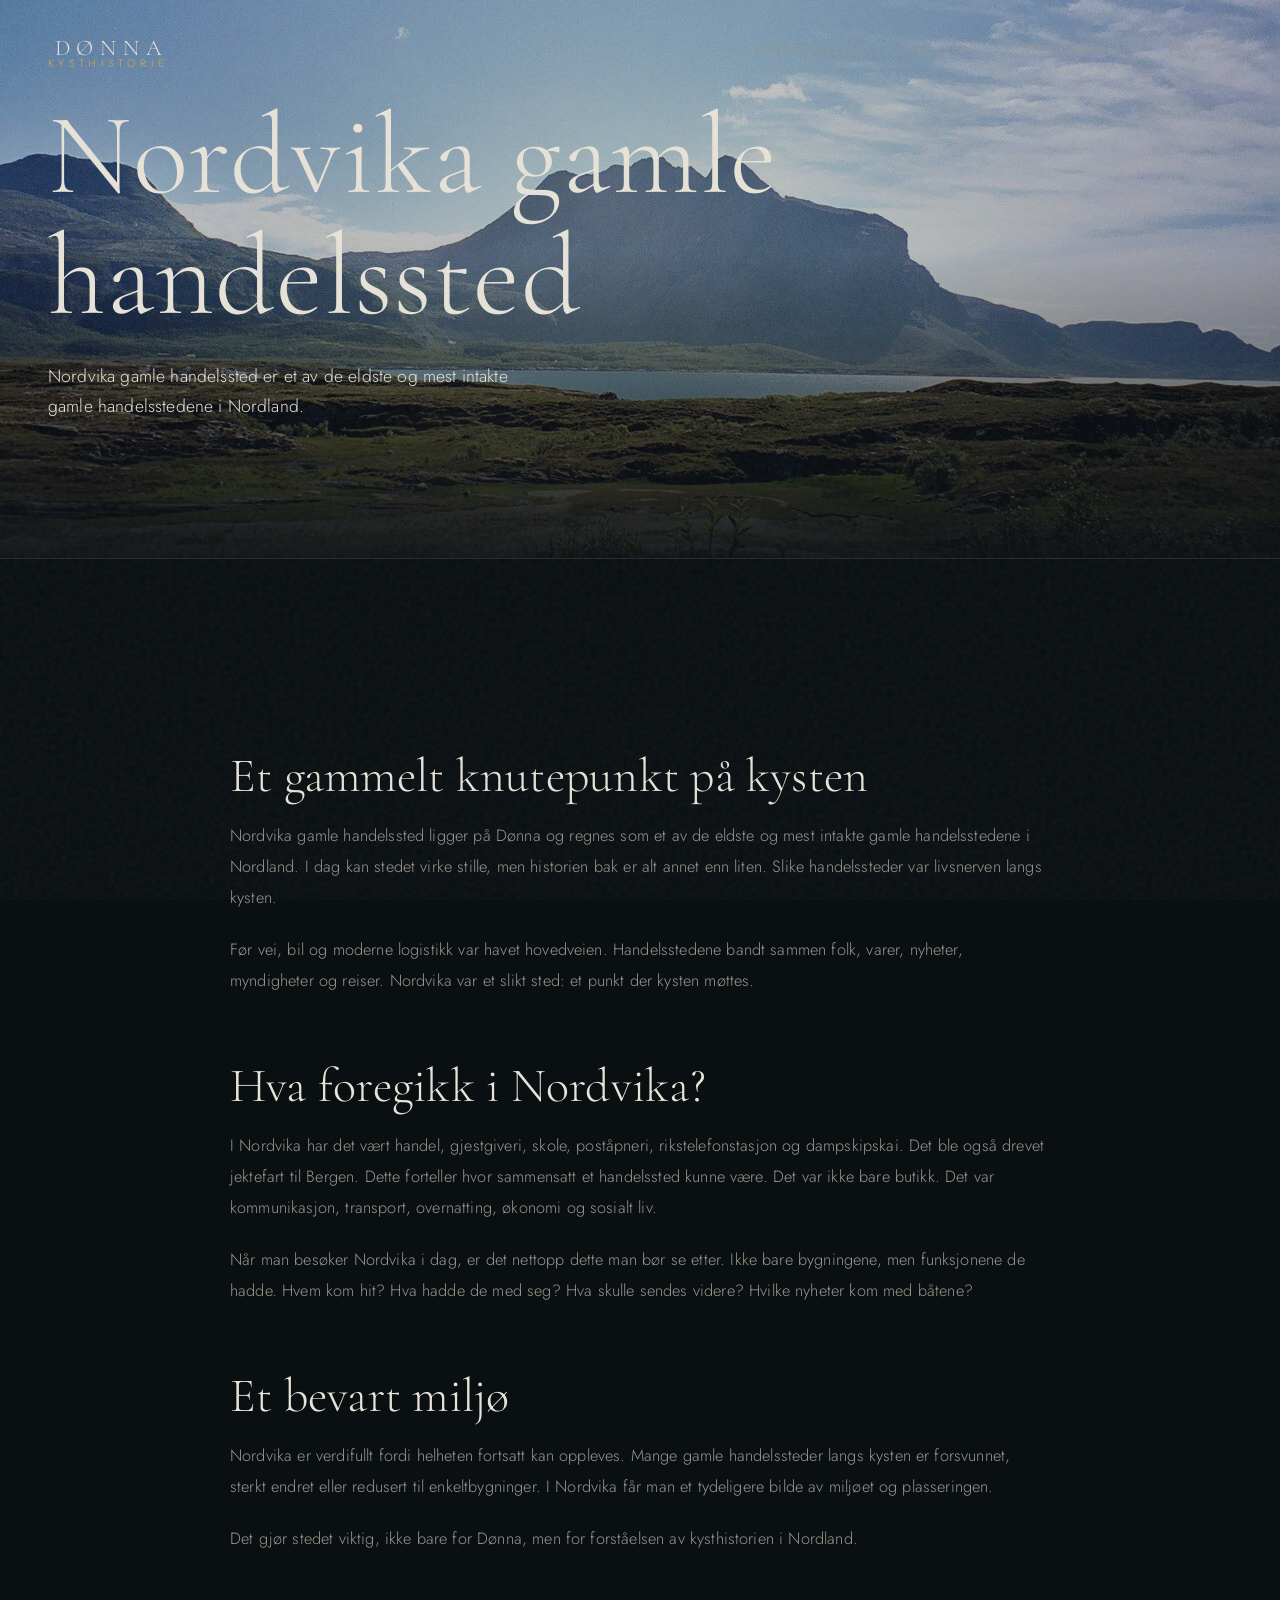
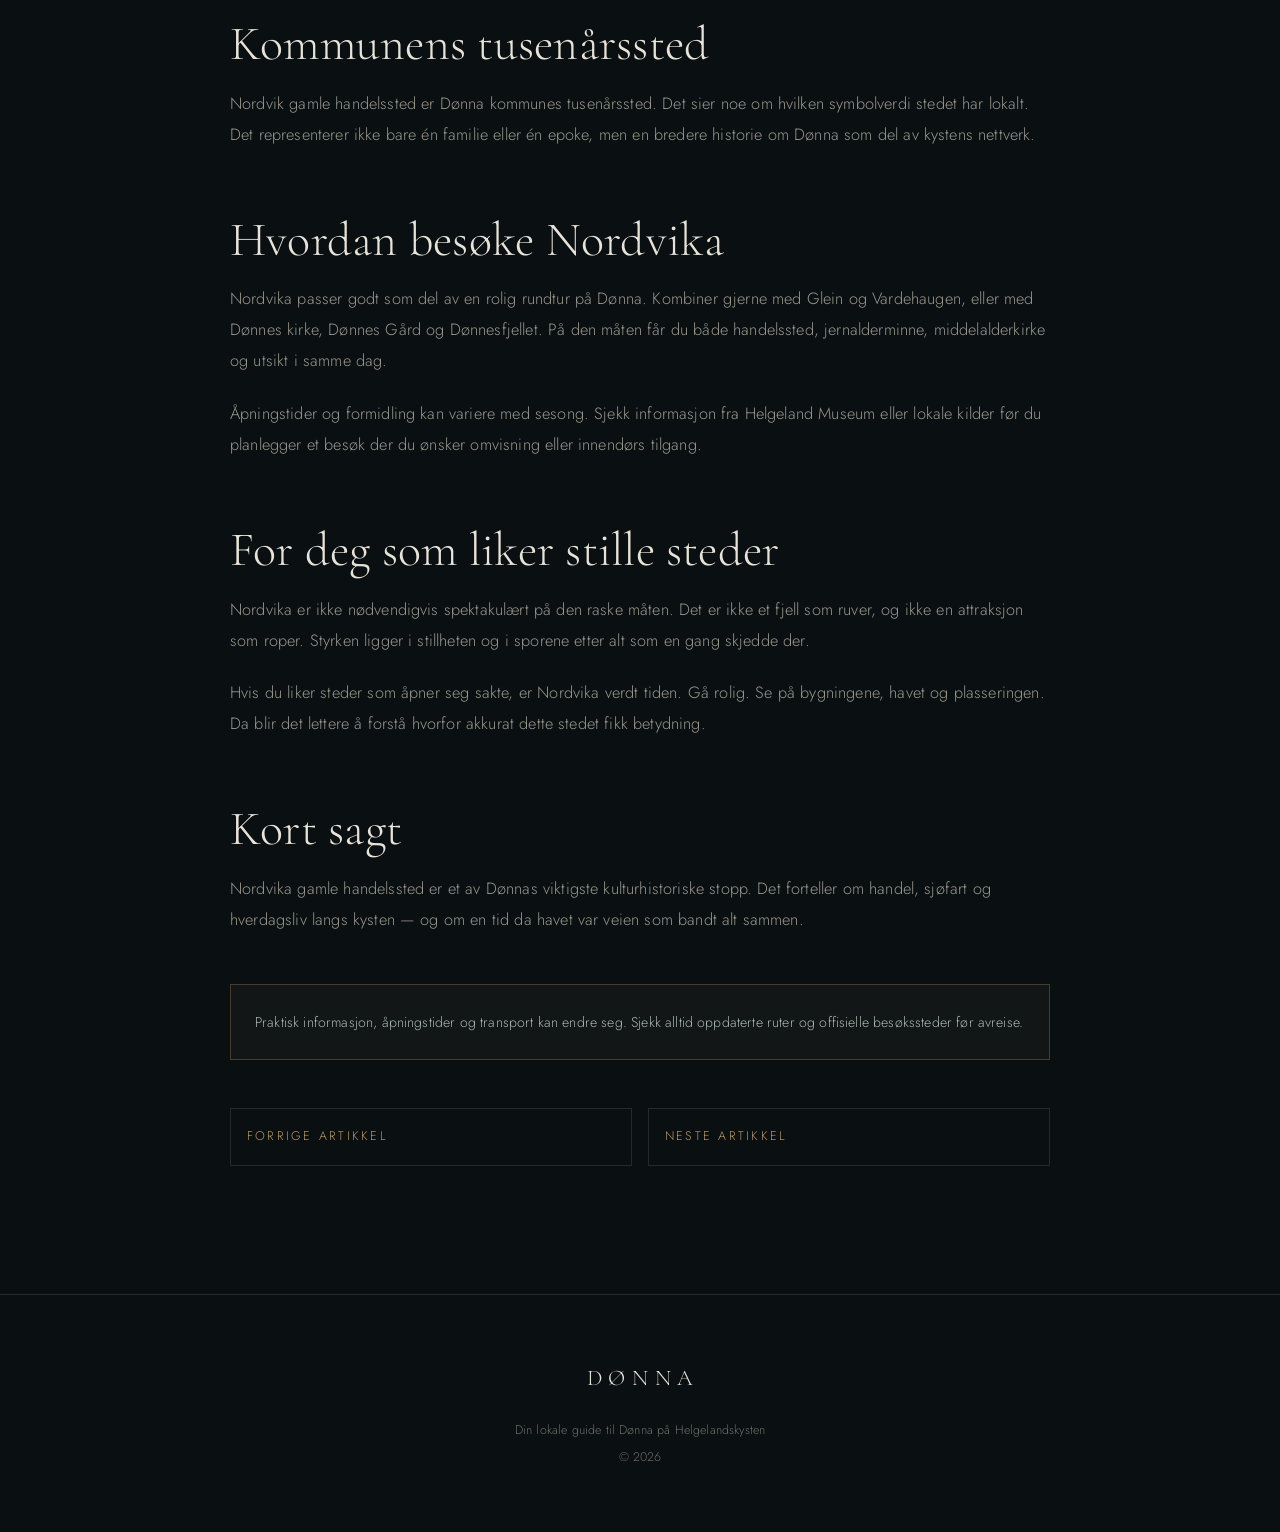
<file: artikler/nordvika-gamle-handelssted.html>
<!DOCTYPE html>
<html lang="no">
<head>
<meta charset="UTF-8">
<meta name="viewport" content="width=device-width, initial-scale=1.0">
<title>Nordvika gamle handelssted — Dønna</title>
<meta name="description" content="Nordvika gamle handelssted er et av de eldste og mest intakte gamle handelsstedene i Nordland.">
<link rel="preconnect" href="https://fonts.googleapis.com">
<link rel="preconnect" href="https://fonts.gstatic.com" crossorigin>
<link href="https://fonts.googleapis.com/css2?family=Cormorant+Garamond:ital,wght@0,300;0,400;0,500;1,300;1,400&family=Jost:wght@300;400;500&display=swap" rel="stylesheet">
<style>
  :root{
    --abyss:#0a0f12;
    --deep:#0e161a;
    --slate:#16252a;
    --moss:#3d5751;
    --pale:#a9b8b1;
    --bone:#e7e3d8;
    --bone-dim:#9a978d;
    --gold:#b89968;
    --line:rgba(231,227,216,.12);
    --display:'Cormorant Garamond', Georgia, serif;
    --body:'Jost', sans-serif;
  }
  *{margin:0;padding:0;box-sizing:border-box}
  html{scroll-behavior:smooth}
  body{font-family:var(--body);background:var(--abyss);color:var(--bone);font-weight:300;
    line-height:1.7;letter-spacing:.01em;overflow-x:hidden;-webkit-font-smoothing:antialiased}
  .grain{position:fixed;inset:0;z-index:9999;pointer-events:none;opacity:.05;
    background-image:url("data:image/svg+xml,%3Csvg viewBox='0 0 200 200' xmlns='http://www.w3.org/2000/svg'%3E%3Cfilter id='n'%3E%3CfeTurbulence type='fractalNoise' baseFrequency='0.85' numOctaves='4'/%3E%3C/filter%3E%3Crect width='100%25' height='100%25' filter='url(%23n)'/%3E%3C/svg%3E");}

  .eyebrow{text-transform:uppercase;letter-spacing:.4em;font-size:.68rem;font-weight:400;
    color:var(--gold);margin-bottom:1.5rem}
  h1,h2,h3{font-family:var(--display);font-weight:300;line-height:1.05;letter-spacing:.005em}
  h1 em,h2 em{font-style:italic}
  a{color:inherit}

  .btn{display:inline-block;font-family:var(--body);text-decoration:none;font-size:.72rem;
    letter-spacing:.28em;text-transform:uppercase;font-weight:400;padding:1.05rem 2.4rem;
    border:1px solid var(--gold);color:var(--gold);background:transparent;
    transition:all .6s cubic-bezier(.16,1,.3,1);position:relative;overflow:hidden}
  .btn::after{content:'';position:absolute;inset:0;background:var(--gold);transform:scaleX(0);
    transform-origin:left;transition:transform .6s cubic-bezier(.16,1,.3,1);z-index:-1}
  .btn:hover{color:var(--abyss)}
  .btn:hover::after{transform:scaleX(1)}
  .btn span{position:relative;z-index:1}

  /* Nav */
  nav{position:fixed;top:0;left:0;right:0;z-index:1000;padding:1.8rem 0;
    transition:transform .5s ease,background .5s ease,padding .5s ease}
  nav.scrolled{background:rgba(10,15,18,.88);backdrop-filter:blur(12px);padding:1.1rem 0;border-bottom:1px solid var(--line)}
  .nav-inner{max-width:1280px;margin:0 auto;padding:0 3rem;display:flex;justify-content:space-between;align-items:center}
  .logo{font-family:var(--display);font-size:1.4rem;color:var(--bone);text-decoration:none;
    letter-spacing:.3em;text-transform:uppercase;padding-left:.3em}
  .nav-links{list-style:none;display:flex;gap:2.6rem;align-items:center}
  .nav-links a{color:var(--bone-dim);text-decoration:none;font-size:.72rem;letter-spacing:.2em;
    text-transform:uppercase;transition:color .4s}
  .nav-links a:hover{color:var(--bone)}

  /* Hero */
  .hero{position:relative;height:100vh;min-height:640px;display:flex;align-items:flex-end;
    justify-content:flex-start;overflow:hidden}
  .hero-img{position:absolute;inset:0;
    background:linear-gradient(180deg,rgba(10,15,18,.25) 0%,rgba(10,15,18,.15) 40%,rgba(10,15,18,.95) 100%),
      url('donnamannen.png') center/cover no-repeat;}
  .hero-fallback{position:absolute;inset:0;z-index:-1;
    background:linear-gradient(180deg,#3a5a6a,#16252a 70%,var(--abyss));}
  .hero-content{position:relative;z-index:2;max-width:1280px;width:100%;margin:0 auto;
    padding:0 3rem 6rem}
  .hero h1{font-size:clamp(3rem,9vw,7.5rem);margin-bottom:1.5rem;letter-spacing:.01em}
  .hero-sub{font-size:1.1rem;max-width:460px;color:var(--bone);opacity:.9;margin-bottom:2.5rem}
  .scroll-hint{position:absolute;bottom:2.5rem;right:3rem;color:var(--bone-dim);z-index:2;
    font-size:.62rem;letter-spacing:.3em;text-transform:uppercase}

  section{padding:8rem 3rem;border-top:1px solid var(--line)}
  .wrap{max-width:1280px;margin:0 auto}
  .sec-head{margin-bottom:4rem;max-width:620px}
  .sec-head h2{font-size:clamp(2.2rem,5vw,3.6rem);margin-top:.5rem}
  .lead{font-size:1.15rem;color:var(--bone-dim);max-width:620px}

  /* Attractions grid */
  .cards{display:grid;grid-template-columns:repeat(3,1fr);gap:2.5rem}
  .card{border:1px solid var(--line);padding:2.5rem;transition:border-color .5s,transform .5s;
    display:flex;flex-direction:column}
  .card:hover{border-color:rgba(184,153,104,.4);transform:translateY(-4px)}
  .card .tag{font-size:.62rem;letter-spacing:.3em;text-transform:uppercase;color:var(--gold);margin-bottom:1.2rem}
  .card h3{font-size:1.7rem;margin-bottom:1rem}
  .card p{font-size:.92rem;color:var(--bone-dim);margin-bottom:1.5rem;flex-grow:1}
  .card .meta{font-size:.78rem;color:var(--pale);border-top:1px solid var(--line);padding-top:1.2rem;
    display:flex;flex-direction:column;gap:.3rem}
  .card .meta span{display:flex;justify-content:space-between}
  .card .meta span b{color:var(--bone);font-weight:400}

  /* Hike detail */
  .hike{background:var(--deep)}
  .hike-grid{display:grid;grid-template-columns:1fr 1fr;gap:5rem;align-items:start}
  .hike-facts{list-style:none}
  .hike-facts li{display:flex;justify-content:space-between;padding:1.1rem 0;border-bottom:1px solid var(--line);font-size:.95rem}
  .hike-facts li span:first-child{color:var(--bone-dim)}
  .hike-facts li span:last-child{color:var(--bone);text-align:right}
  .hike-steps{counter-reset:step}
  .hike-steps p{position:relative;padding-left:2.5rem;margin-bottom:1.4rem;color:var(--bone-dim);font-size:.95rem}
  .hike-steps p::before{counter-increment:step;content:counter(step);position:absolute;left:0;top:0;
    font-family:var(--display);color:var(--gold);font-size:1.1rem}
  .warn{margin-top:2rem;padding:1.5rem;border:1px solid rgba(184,153,104,.3);background:rgba(184,153,104,.05);
    font-size:.88rem;color:var(--pale)}
  .warn b{color:var(--gold);font-weight:400;display:block;margin-bottom:.4rem;letter-spacing:.1em;
    text-transform:uppercase;font-size:.7rem}

  /* Practical / contacts */
  .info-grid{display:grid;grid-template-columns:repeat(2,1fr);gap:2.5rem}
  .info-block{border:1px solid var(--line);padding:2.5rem}
  .info-block h3{font-size:1.4rem;margin-bottom:1.5rem}
  .info-row{display:flex;justify-content:space-between;padding:.9rem 0;border-bottom:1px solid var(--line);font-size:.92rem}
  .info-row:last-child{border-bottom:none}
  .info-row span:first-child{color:var(--bone-dim)}
  .info-row a{color:var(--gold);text-decoration:none}
  .info-row a:hover{text-decoration:underline}

  /* SUP / rental */
  .rental{background:var(--deep);text-align:center}
  .rental .wrap{max-width:900px}
  .rental h2{font-size:clamp(2.4rem,6vw,4rem);margin:.5rem 0 1.5rem}
  .rental>.wrap>p{color:var(--bone-dim);margin-bottom:1rem;max-width:540px;margin-left:auto;margin-right:auto}
  .rental .price{font-family:var(--display);font-size:1.6rem;color:var(--bone);margin:2.5rem 0 .5rem;font-style:italic}
  .rental-items{display:grid;grid-template-columns:repeat(3,1fr);gap:2rem;margin:3.5rem 0 1rem;text-align:left}
  .rental-item{border:1px solid var(--line);padding:2rem;transition:border-color .5s,transform .5s}
  .rental-item:hover{border-color:rgba(184,153,104,.4);transform:translateY(-4px)}
  .rental-item .ri-tag{font-size:.62rem;letter-spacing:.3em;text-transform:uppercase;color:var(--gold);display:block;margin-bottom:1rem}
  .rental-item h3{font-size:1.4rem;margin-bottom:.7rem}
  .rental-item p{font-size:.88rem;color:var(--bone-dim);margin:0}

  footer{padding:4rem 3rem;border-top:1px solid var(--line);text-align:center}
  footer .logo{display:inline-block;margin-bottom:1rem}
  footer p{font-size:.78rem;color:var(--bone-dim);opacity:.7;margin-top:.4rem}
  .fine-print{font-size:.7rem!important;opacity:.4!important;margin-top:1.5rem!important;max-width:560px;
    margin-left:auto;margin-right:auto;line-height:1.7}

  .reveal-up{opacity:0;transform:translateY(40px);transition:opacity 1.1s cubic-bezier(.16,1,.3,1),transform 1.1s cubic-bezier(.16,1,.3,1)}
  .reveal-up.in{opacity:1;transform:translateY(0)}

  @media(max-width:900px){
    .nav-links{display:none}
    .nav-inner{padding:0 1.5rem}
    section{padding:5rem 1.5rem}
    .hero-content{padding:0 1.5rem 4rem}
    .cards{grid-template-columns:1fr}
    .hike-grid{grid-template-columns:1fr;gap:3rem}
    .info-grid{grid-template-columns:1fr}
    .rental-items{grid-template-columns:1fr}
    .scroll-hint{display:none}
  }

  .article-hero{min-height:62vh;height:62vh;align-items:flex-end}
  .article-body{max-width:820px;margin:0 auto;color:var(--bone-dim);font-size:1.02rem;line-height:1.9}
  .article-body h2{font-size:clamp(2rem,4vw,3rem);color:var(--bone);margin:4rem 0 1.2rem}
  .article-body h3{font-size:1.55rem;color:var(--bone);margin:2.5rem 0 1rem}
  .article-body p{margin-bottom:1.35rem}
  .article-body ul{margin:1rem 0 1.8rem 1.2rem}
  .article-body li{margin-bottom:.65rem}
  .article-note{margin-top:3rem;padding:1.5rem;border:1px solid rgba(184,153,104,.3);background:rgba(184,153,104,.05);font-size:.88rem;color:var(--pale)}
  .article-links{display:grid;grid-template-columns:repeat(2,1fr);gap:1rem;margin-top:3rem}
  .article-links a{border:1px solid var(--line);padding:1rem;text-decoration:none;color:var(--gold);font-size:.78rem;text-transform:uppercase;letter-spacing:.18em}
  @media(max-width:900px){.article-links{grid-template-columns:1fr}.article-hero{min-height:55vh;height:55vh}}
</style>
</head>
<body>
<div class="grain"></div>
<nav id="nav">
  <div class="nav-inner">
    <a href="../index.html" class="logo">Dønna</a>
    <ul class="nav-links">
      <li><a href="../index.html#se">Severdigheter</a></li>
      <li><a href="../index.html#artikler">Artikler</a></li>
      <li><a href="../index.html#donnamannen">Dønnamannen</a></li>
      <li><a href="../index.html#praktisk">Praktisk</a></li>
    </ul>
  </div>
</nav>
<header class="hero article-hero">
  <div class="hero-fallback"></div>
  <div class="hero-img" style="background:linear-gradient(180deg,rgba(10,15,18,.25) 0%,rgba(10,15,18,.28) 45%,rgba(10,15,18,.96) 100%),url('../donnamannen.png') center/cover no-repeat;"></div>
  <div class="hero-content">
    <p class="eyebrow reveal-up in">Kysthistorie</p>
    <h1 class="reveal-up in">Nordvika gamle handelssted</h1>
    <p class="hero-sub reveal-up in">Nordvika gamle handelssted er et av de eldste og mest intakte gamle handelsstedene i Nordland.</p>
  </div>
</header>
<section>
  <div class="wrap">
    <article class="article-body reveal-up in">
        <h2>Et gammelt knutepunkt på kysten</h2>
        <p>Nordvika gamle handelssted ligger på Dønna og regnes som et av de eldste og mest intakte gamle handelsstedene i Nordland. I dag kan stedet virke stille, men historien bak er alt annet enn liten. Slike handelssteder var livsnerven langs kysten.</p>
        <p>Før vei, bil og moderne logistikk var havet hovedveien. Handelsstedene bandt sammen folk, varer, nyheter, myndigheter og reiser. Nordvika var et slikt sted: et punkt der kysten møttes.</p>
        <h2>Hva foregikk i Nordvika?</h2>
        <p>I Nordvika har det vært handel, gjestgiveri, skole, poståpneri, rikstelefonstasjon og dampskipskai. Det ble også drevet jektefart til Bergen. Dette forteller hvor sammensatt et handelssted kunne være. Det var ikke bare butikk. Det var kommunikasjon, transport, overnatting, økonomi og sosialt liv.</p>
        <p>Når man besøker Nordvika i dag, er det nettopp dette man bør se etter. Ikke bare bygningene, men funksjonene de hadde. Hvem kom hit? Hva hadde de med seg? Hva skulle sendes videre? Hvilke nyheter kom med båtene?</p>
        <h2>Et bevart miljø</h2>
        <p>Nordvika er verdifullt fordi helheten fortsatt kan oppleves. Mange gamle handelssteder langs kysten er forsvunnet, sterkt endret eller redusert til enkeltbygninger. I Nordvika får man et tydeligere bilde av miljøet og plasseringen.</p>
        <p>Det gjør stedet viktig, ikke bare for Dønna, men for forståelsen av kysthistorien i Nordland.</p>
        <h2>Kommunens tusenårssted</h2>
        <p>Nordvik gamle handelssted er Dønna kommunes tusenårssted. Det sier noe om hvilken symbolverdi stedet har lokalt. Det representerer ikke bare én familie eller én epoke, men en bredere historie om Dønna som del av kystens nettverk.</p>
        <h2>Hvordan besøke Nordvika</h2>
        <p>Nordvika passer godt som del av en rolig rundtur på Dønna. Kombiner gjerne med Glein og Vardehaugen, eller med Dønnes kirke, Dønnes Gård og Dønnesfjellet. På den måten får du både handelssted, jernalderminne, middelalderkirke og utsikt i samme dag.</p>
        <p>Åpningstider og formidling kan variere med sesong. Sjekk informasjon fra Helgeland Museum eller lokale kilder før du planlegger et besøk der du ønsker omvisning eller innendørs tilgang.</p>
        <h2>For deg som liker stille steder</h2>
        <p>Nordvika er ikke nødvendigvis spektakulært på den raske måten. Det er ikke et fjell som ruver, og ikke en attraksjon som roper. Styrken ligger i stillheten og i sporene etter alt som en gang skjedde der.</p>
        <p>Hvis du liker steder som åpner seg sakte, er Nordvika verdt tiden. Gå rolig. Se på bygningene, havet og plasseringen. Da blir det lettere å forstå hvorfor akkurat dette stedet fikk betydning.</p>
        <h2>Kort sagt</h2>
        <p>Nordvika gamle handelssted er et av Dønnas viktigste kulturhistoriske stopp. Det forteller om handel, sjøfart og hverdagsliv langs kysten — og om en tid da havet var veien som bandt alt sammen.</p>
      <div class="article-note">
        Praktisk informasjon, åpningstider og transport kan endre seg. Sjekk alltid oppdaterte ruter og offisielle besøkssteder før avreise.
      </div>
      <div class="article-links">
        <a href="donnafallosen-vardehaugen.html">Forrige artikkel</a>
        <a href="hvorfor-heter-det-donna.html">Neste artikkel</a>
      </div>
    </article>
  </div>
</section>
<footer>
  <a href="../index.html" class="logo">Dønna</a>
  <p>Din lokale guide til Dønna på Helgelandskysten</p>
  <p>© 2026</p>
</footer>
<script>
  const obs = new IntersectionObserver((entries)=>{
    entries.forEach(e=>{if(e.isIntersecting){e.target.classList.add('in');obs.unobserve(e.target);}});
  },{threshold:0.12});
  document.querySelectorAll('.reveal-up:not(.in)').forEach(el=>obs.observe(el));
  const nav=document.getElementById('nav');
  window.addEventListener('scroll',()=>{if(window.pageYOffset>60)nav.classList.add('scrolled');else nav.classList.remove('scrolled');});
</script>
</body>
</html>
</file>
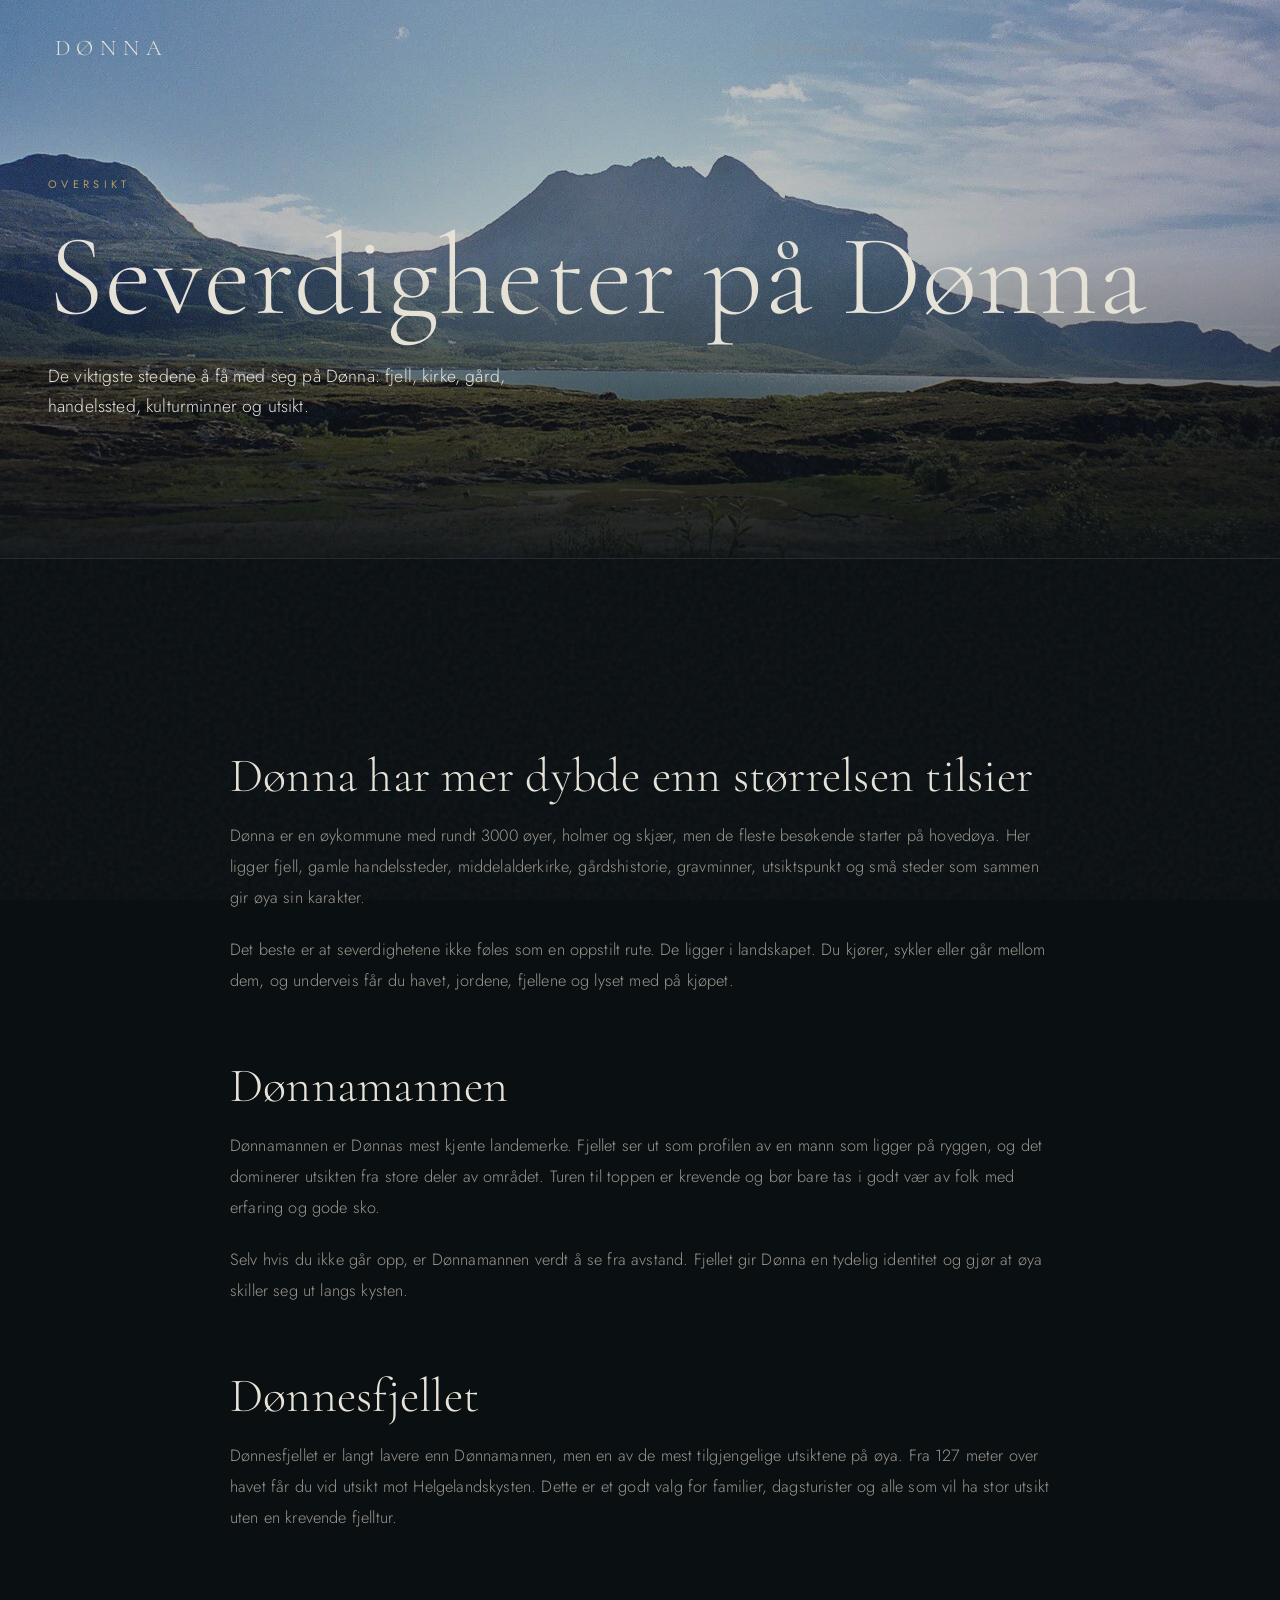
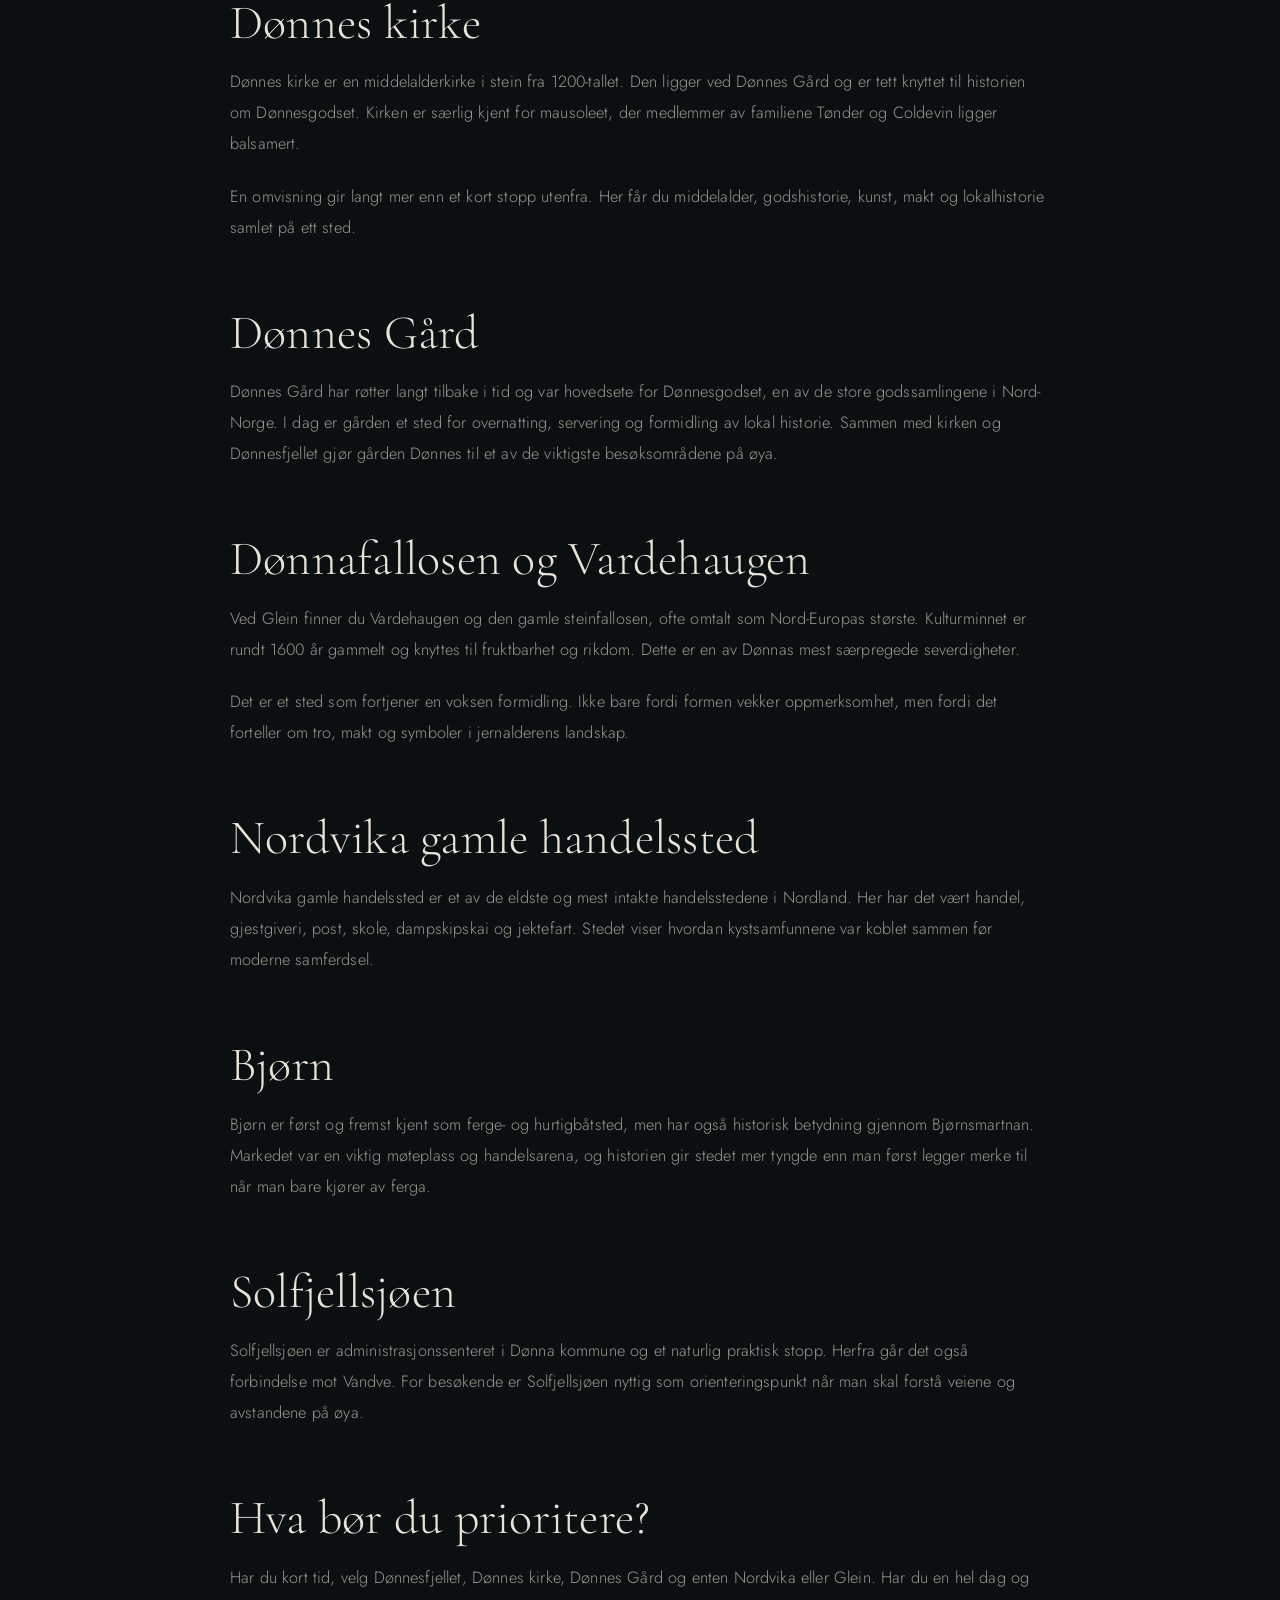
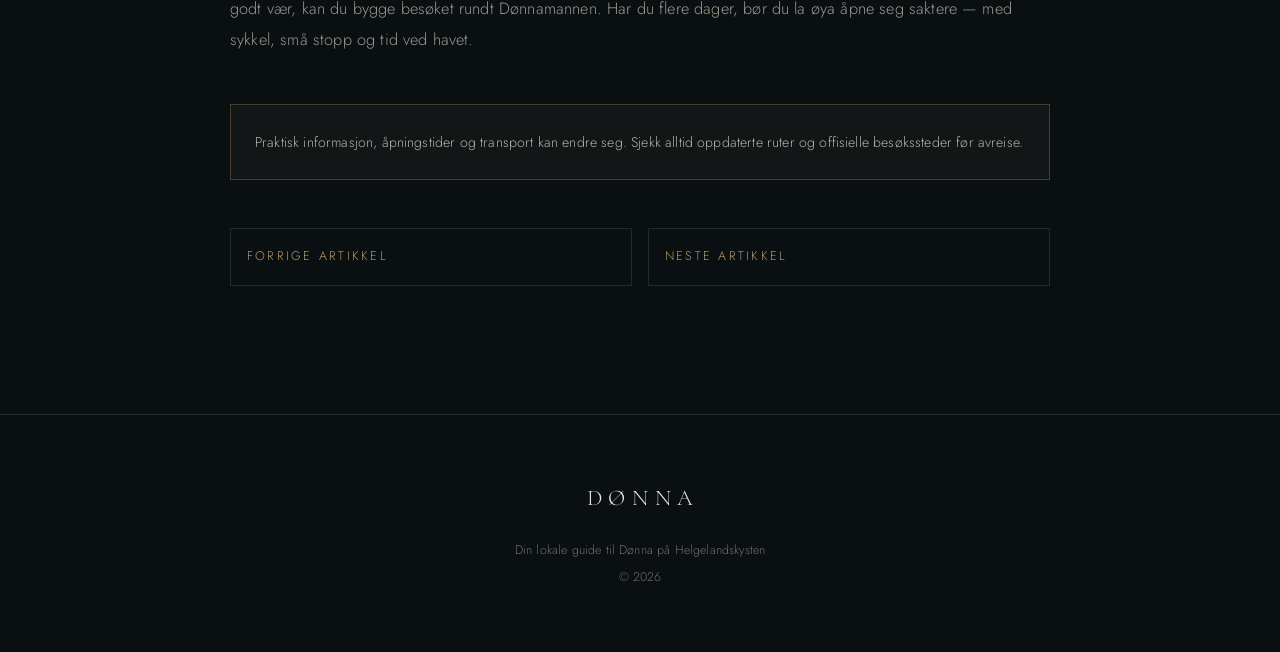
<file: artikler/severdigheter-pa-donna.html>
<!DOCTYPE html>
<html lang="no">
<head>
<meta charset="UTF-8">
<meta name="viewport" content="width=device-width, initial-scale=1.0">
<title>Severdigheter på Dønna — Dønna</title>
<meta name="description" content="De viktigste stedene å få med seg på Dønna: fjell, kirke, gård, handelssted, kulturminner og utsikt.">
<link rel="preconnect" href="https://fonts.googleapis.com">
<link rel="preconnect" href="https://fonts.gstatic.com" crossorigin>
<link href="https://fonts.googleapis.com/css2?family=Cormorant+Garamond:ital,wght@0,300;0,400;0,500;1,300;1,400&family=Jost:wght@300;400;500&display=swap" rel="stylesheet">
<style>
  :root{
    --abyss:#0a0f12;
    --deep:#0e161a;
    --slate:#16252a;
    --moss:#3d5751;
    --pale:#a9b8b1;
    --bone:#e7e3d8;
    --bone-dim:#9a978d;
    --gold:#b89968;
    --line:rgba(231,227,216,.12);
    --display:'Cormorant Garamond', Georgia, serif;
    --body:'Jost', sans-serif;
  }
  *{margin:0;padding:0;box-sizing:border-box}
  html{scroll-behavior:smooth}
  body{font-family:var(--body);background:var(--abyss);color:var(--bone);font-weight:300;
    line-height:1.7;letter-spacing:.01em;overflow-x:hidden;-webkit-font-smoothing:antialiased}
  .grain{position:fixed;inset:0;z-index:9999;pointer-events:none;opacity:.05;
    background-image:url("data:image/svg+xml,%3Csvg viewBox='0 0 200 200' xmlns='http://www.w3.org/2000/svg'%3E%3Cfilter id='n'%3E%3CfeTurbulence type='fractalNoise' baseFrequency='0.85' numOctaves='4'/%3E%3C/filter%3E%3Crect width='100%25' height='100%25' filter='url(%23n)'/%3E%3C/svg%3E");}

  .eyebrow{text-transform:uppercase;letter-spacing:.4em;font-size:.68rem;font-weight:400;
    color:var(--gold);margin-bottom:1.5rem}
  h1,h2,h3{font-family:var(--display);font-weight:300;line-height:1.05;letter-spacing:.005em}
  h1 em,h2 em{font-style:italic}
  a{color:inherit}

  .btn{display:inline-block;font-family:var(--body);text-decoration:none;font-size:.72rem;
    letter-spacing:.28em;text-transform:uppercase;font-weight:400;padding:1.05rem 2.4rem;
    border:1px solid var(--gold);color:var(--gold);background:transparent;
    transition:all .6s cubic-bezier(.16,1,.3,1);position:relative;overflow:hidden}
  .btn::after{content:'';position:absolute;inset:0;background:var(--gold);transform:scaleX(0);
    transform-origin:left;transition:transform .6s cubic-bezier(.16,1,.3,1);z-index:-1}
  .btn:hover{color:var(--abyss)}
  .btn:hover::after{transform:scaleX(1)}
  .btn span{position:relative;z-index:1}

  /* Nav */
  nav{position:fixed;top:0;left:0;right:0;z-index:1000;padding:1.8rem 0;
    transition:transform .5s ease,background .5s ease,padding .5s ease}
  nav.scrolled{background:rgba(10,15,18,.88);backdrop-filter:blur(12px);padding:1.1rem 0;border-bottom:1px solid var(--line)}
  .nav-inner{max-width:1280px;margin:0 auto;padding:0 3rem;display:flex;justify-content:space-between;align-items:center}
  .logo{font-family:var(--display);font-size:1.4rem;color:var(--bone);text-decoration:none;
    letter-spacing:.3em;text-transform:uppercase;padding-left:.3em}
  .nav-links{list-style:none;display:flex;gap:2.6rem;align-items:center}
  .nav-links a{color:var(--bone-dim);text-decoration:none;font-size:.72rem;letter-spacing:.2em;
    text-transform:uppercase;transition:color .4s}
  .nav-links a:hover{color:var(--bone)}

  /* Hero */
  .hero{position:relative;height:100vh;min-height:640px;display:flex;align-items:flex-end;
    justify-content:flex-start;overflow:hidden}
  .hero-img{position:absolute;inset:0;
    background:linear-gradient(180deg,rgba(10,15,18,.25) 0%,rgba(10,15,18,.15) 40%,rgba(10,15,18,.95) 100%),
      url('donnamannen.png') center/cover no-repeat;}
  .hero-fallback{position:absolute;inset:0;z-index:-1;
    background:linear-gradient(180deg,#3a5a6a,#16252a 70%,var(--abyss));}
  .hero-content{position:relative;z-index:2;max-width:1280px;width:100%;margin:0 auto;
    padding:0 3rem 6rem}
  .hero h1{font-size:clamp(3rem,9vw,7.5rem);margin-bottom:1.5rem;letter-spacing:.01em}
  .hero-sub{font-size:1.1rem;max-width:460px;color:var(--bone);opacity:.9;margin-bottom:2.5rem}
  .scroll-hint{position:absolute;bottom:2.5rem;right:3rem;color:var(--bone-dim);z-index:2;
    font-size:.62rem;letter-spacing:.3em;text-transform:uppercase}

  section{padding:8rem 3rem;border-top:1px solid var(--line)}
  .wrap{max-width:1280px;margin:0 auto}
  .sec-head{margin-bottom:4rem;max-width:620px}
  .sec-head h2{font-size:clamp(2.2rem,5vw,3.6rem);margin-top:.5rem}
  .lead{font-size:1.15rem;color:var(--bone-dim);max-width:620px}

  /* Attractions grid */
  .cards{display:grid;grid-template-columns:repeat(3,1fr);gap:2.5rem}
  .card{border:1px solid var(--line);padding:2.5rem;transition:border-color .5s,transform .5s;
    display:flex;flex-direction:column}
  .card:hover{border-color:rgba(184,153,104,.4);transform:translateY(-4px)}
  .card .tag{font-size:.62rem;letter-spacing:.3em;text-transform:uppercase;color:var(--gold);margin-bottom:1.2rem}
  .card h3{font-size:1.7rem;margin-bottom:1rem}
  .card p{font-size:.92rem;color:var(--bone-dim);margin-bottom:1.5rem;flex-grow:1}
  .card .meta{font-size:.78rem;color:var(--pale);border-top:1px solid var(--line);padding-top:1.2rem;
    display:flex;flex-direction:column;gap:.3rem}
  .card .meta span{display:flex;justify-content:space-between}
  .card .meta span b{color:var(--bone);font-weight:400}

  /* Hike detail */
  .hike{background:var(--deep)}
  .hike-grid{display:grid;grid-template-columns:1fr 1fr;gap:5rem;align-items:start}
  .hike-facts{list-style:none}
  .hike-facts li{display:flex;justify-content:space-between;padding:1.1rem 0;border-bottom:1px solid var(--line);font-size:.95rem}
  .hike-facts li span:first-child{color:var(--bone-dim)}
  .hike-facts li span:last-child{color:var(--bone);text-align:right}
  .hike-steps{counter-reset:step}
  .hike-steps p{position:relative;padding-left:2.5rem;margin-bottom:1.4rem;color:var(--bone-dim);font-size:.95rem}
  .hike-steps p::before{counter-increment:step;content:counter(step);position:absolute;left:0;top:0;
    font-family:var(--display);color:var(--gold);font-size:1.1rem}
  .warn{margin-top:2rem;padding:1.5rem;border:1px solid rgba(184,153,104,.3);background:rgba(184,153,104,.05);
    font-size:.88rem;color:var(--pale)}
  .warn b{color:var(--gold);font-weight:400;display:block;margin-bottom:.4rem;letter-spacing:.1em;
    text-transform:uppercase;font-size:.7rem}

  /* Practical / contacts */
  .info-grid{display:grid;grid-template-columns:repeat(2,1fr);gap:2.5rem}
  .info-block{border:1px solid var(--line);padding:2.5rem}
  .info-block h3{font-size:1.4rem;margin-bottom:1.5rem}
  .info-row{display:flex;justify-content:space-between;padding:.9rem 0;border-bottom:1px solid var(--line);font-size:.92rem}
  .info-row:last-child{border-bottom:none}
  .info-row span:first-child{color:var(--bone-dim)}
  .info-row a{color:var(--gold);text-decoration:none}
  .info-row a:hover{text-decoration:underline}

  /* SUP / rental */
  .rental{background:var(--deep);text-align:center}
  .rental .wrap{max-width:900px}
  .rental h2{font-size:clamp(2.4rem,6vw,4rem);margin:.5rem 0 1.5rem}
  .rental>.wrap>p{color:var(--bone-dim);margin-bottom:1rem;max-width:540px;margin-left:auto;margin-right:auto}
  .rental .price{font-family:var(--display);font-size:1.6rem;color:var(--bone);margin:2.5rem 0 .5rem;font-style:italic}
  .rental-items{display:grid;grid-template-columns:repeat(3,1fr);gap:2rem;margin:3.5rem 0 1rem;text-align:left}
  .rental-item{border:1px solid var(--line);padding:2rem;transition:border-color .5s,transform .5s}
  .rental-item:hover{border-color:rgba(184,153,104,.4);transform:translateY(-4px)}
  .rental-item .ri-tag{font-size:.62rem;letter-spacing:.3em;text-transform:uppercase;color:var(--gold);display:block;margin-bottom:1rem}
  .rental-item h3{font-size:1.4rem;margin-bottom:.7rem}
  .rental-item p{font-size:.88rem;color:var(--bone-dim);margin:0}

  footer{padding:4rem 3rem;border-top:1px solid var(--line);text-align:center}
  footer .logo{display:inline-block;margin-bottom:1rem}
  footer p{font-size:.78rem;color:var(--bone-dim);opacity:.7;margin-top:.4rem}
  .fine-print{font-size:.7rem!important;opacity:.4!important;margin-top:1.5rem!important;max-width:560px;
    margin-left:auto;margin-right:auto;line-height:1.7}

  .reveal-up{opacity:0;transform:translateY(40px);transition:opacity 1.1s cubic-bezier(.16,1,.3,1),transform 1.1s cubic-bezier(.16,1,.3,1)}
  .reveal-up.in{opacity:1;transform:translateY(0)}

  @media(max-width:900px){
    .nav-links{display:none}
    .nav-inner{padding:0 1.5rem}
    section{padding:5rem 1.5rem}
    .hero-content{padding:0 1.5rem 4rem}
    .cards{grid-template-columns:1fr}
    .hike-grid{grid-template-columns:1fr;gap:3rem}
    .info-grid{grid-template-columns:1fr}
    .rental-items{grid-template-columns:1fr}
    .scroll-hint{display:none}
  }

  .article-hero{min-height:62vh;height:62vh;align-items:flex-end}
  .article-body{max-width:820px;margin:0 auto;color:var(--bone-dim);font-size:1.02rem;line-height:1.9}
  .article-body h2{font-size:clamp(2rem,4vw,3rem);color:var(--bone);margin:4rem 0 1.2rem}
  .article-body h3{font-size:1.55rem;color:var(--bone);margin:2.5rem 0 1rem}
  .article-body p{margin-bottom:1.35rem}
  .article-body ul{margin:1rem 0 1.8rem 1.2rem}
  .article-body li{margin-bottom:.65rem}
  .article-note{margin-top:3rem;padding:1.5rem;border:1px solid rgba(184,153,104,.3);background:rgba(184,153,104,.05);font-size:.88rem;color:var(--pale)}
  .article-links{display:grid;grid-template-columns:repeat(2,1fr);gap:1rem;margin-top:3rem}
  .article-links a{border:1px solid var(--line);padding:1rem;text-decoration:none;color:var(--gold);font-size:.78rem;text-transform:uppercase;letter-spacing:.18em}
  @media(max-width:900px){.article-links{grid-template-columns:1fr}.article-hero{min-height:55vh;height:55vh}}
</style>
</head>
<body>
<div class="grain"></div>
<nav id="nav">
  <div class="nav-inner">
    <a href="../index.html" class="logo">Dønna</a>
    <ul class="nav-links">
      <li><a href="../index.html#se">Severdigheter</a></li>
      <li><a href="../index.html#artikler">Artikler</a></li>
      <li><a href="../index.html#donnamannen">Dønnamannen</a></li>
      <li><a href="../index.html#praktisk">Praktisk</a></li>
    </ul>
  </div>
</nav>
<header class="hero article-hero">
  <div class="hero-fallback"></div>
  <div class="hero-img" style="background:linear-gradient(180deg,rgba(10,15,18,.25) 0%,rgba(10,15,18,.28) 45%,rgba(10,15,18,.96) 100%),url('../donnamannen.png') center/cover no-repeat;"></div>
  <div class="hero-content">
    <p class="eyebrow reveal-up in">Oversikt</p>
    <h1 class="reveal-up in">Severdigheter på Dønna</h1>
    <p class="hero-sub reveal-up in">De viktigste stedene å få med seg på Dønna: fjell, kirke, gård, handelssted, kulturminner og utsikt.</p>
  </div>
</header>
<section>
  <div class="wrap">
    <article class="article-body reveal-up in">
        <h2>Dønna har mer dybde enn størrelsen tilsier</h2>
        <p>Dønna er en øykommune med rundt 3000 øyer, holmer og skjær, men de fleste besøkende starter på hovedøya. Her ligger fjell, gamle handelssteder, middelalderkirke, gårdshistorie, gravminner, utsiktspunkt og små steder som sammen gir øya sin karakter.</p>
        <p>Det beste er at severdighetene ikke føles som en oppstilt rute. De ligger i landskapet. Du kjører, sykler eller går mellom dem, og underveis får du havet, jordene, fjellene og lyset med på kjøpet.</p>
        <h2>Dønnamannen</h2>
        <p>Dønnamannen er Dønnas mest kjente landemerke. Fjellet ser ut som profilen av en mann som ligger på ryggen, og det dominerer utsikten fra store deler av området. Turen til toppen er krevende og bør bare tas i godt vær av folk med erfaring og gode sko.</p>
        <p>Selv hvis du ikke går opp, er Dønnamannen verdt å se fra avstand. Fjellet gir Dønna en tydelig identitet og gjør at øya skiller seg ut langs kysten.</p>
        <h2>Dønnesfjellet</h2>
        <p>Dønnesfjellet er langt lavere enn Dønnamannen, men en av de mest tilgjengelige utsiktene på øya. Fra 127 meter over havet får du vid utsikt mot Helgelandskysten. Dette er et godt valg for familier, dagsturister og alle som vil ha stor utsikt uten en krevende fjelltur.</p>
        <h2>Dønnes kirke</h2>
        <p>Dønnes kirke er en middelalderkirke i stein fra 1200-tallet. Den ligger ved Dønnes Gård og er tett knyttet til historien om Dønnesgodset. Kirken er særlig kjent for mausoleet, der medlemmer av familiene Tønder og Coldevin ligger balsamert.</p>
        <p>En omvisning gir langt mer enn et kort stopp utenfra. Her får du middelalder, godshistorie, kunst, makt og lokalhistorie samlet på ett sted.</p>
        <h2>Dønnes Gård</h2>
        <p>Dønnes Gård har røtter langt tilbake i tid og var hovedsete for Dønnesgodset, en av de store godssamlingene i Nord-Norge. I dag er gården et sted for overnatting, servering og formidling av lokal historie. Sammen med kirken og Dønnesfjellet gjør gården Dønnes til et av de viktigste besøksområdene på øya.</p>
        <h2>Dønnafallosen og Vardehaugen</h2>
        <p>Ved Glein finner du Vardehaugen og den gamle steinfallosen, ofte omtalt som Nord-Europas største. Kulturminnet er rundt 1600 år gammelt og knyttes til fruktbarhet og rikdom. Dette er en av Dønnas mest særpregede severdigheter.</p>
        <p>Det er et sted som fortjener en voksen formidling. Ikke bare fordi formen vekker oppmerksomhet, men fordi det forteller om tro, makt og symboler i jernalderens landskap.</p>
        <h2>Nordvika gamle handelssted</h2>
        <p>Nordvika gamle handelssted er et av de eldste og mest intakte handelsstedene i Nordland. Her har det vært handel, gjestgiveri, post, skole, dampskipskai og jektefart. Stedet viser hvordan kystsamfunnene var koblet sammen før moderne samferdsel.</p>
        <h2>Bjørn</h2>
        <p>Bjørn er først og fremst kjent som ferge- og hurtigbåtsted, men har også historisk betydning gjennom Bjørnsmartnan. Markedet var en viktig møteplass og handelsarena, og historien gir stedet mer tyngde enn man først legger merke til når man bare kjører av ferga.</p>
        <h2>Solfjellsjøen</h2>
        <p>Solfjellsjøen er administrasjonssenteret i Dønna kommune og et naturlig praktisk stopp. Herfra går det også forbindelse mot Vandve. For besøkende er Solfjellsjøen nyttig som orienteringspunkt når man skal forstå veiene og avstandene på øya.</p>
        <h2>Hva bør du prioritere?</h2>
        <p>Har du kort tid, velg Dønnesfjellet, Dønnes kirke, Dønnes Gård og enten Nordvika eller Glein. Har du en hel dag og godt vær, kan du bygge besøket rundt Dønnamannen. Har du flere dager, bør du la øya åpne seg saktere — med sykkel, små stopp og tid ved havet.</p>
      <div class="article-note">
        Praktisk informasjon, åpningstider og transport kan endre seg. Sjekk alltid oppdaterte ruter og offisielle besøkssteder før avreise.
      </div>
      <div class="article-links">
        <a href="donna-pa-en-dag.html">Forrige artikkel</a>
        <a href="donnesfjellet.html">Neste artikkel</a>
      </div>
    </article>
  </div>
</section>
<footer>
  <a href="../index.html" class="logo">Dønna</a>
  <p>Din lokale guide til Dønna på Helgelandskysten</p>
  <p>© 2026</p>
</footer>
<script>
  const obs = new IntersectionObserver((entries)=>{
    entries.forEach(e=>{if(e.isIntersecting){e.target.classList.add('in');obs.unobserve(e.target);}});
  },{threshold:0.12});
  document.querySelectorAll('.reveal-up:not(.in)').forEach(el=>obs.observe(el));
  const nav=document.getElementById('nav');
  window.addEventListener('scroll',()=>{if(window.pageYOffset>60)nav.classList.add('scrolled');else nav.classList.remove('scrolled');});
</script>
</body>
</html>
</file>
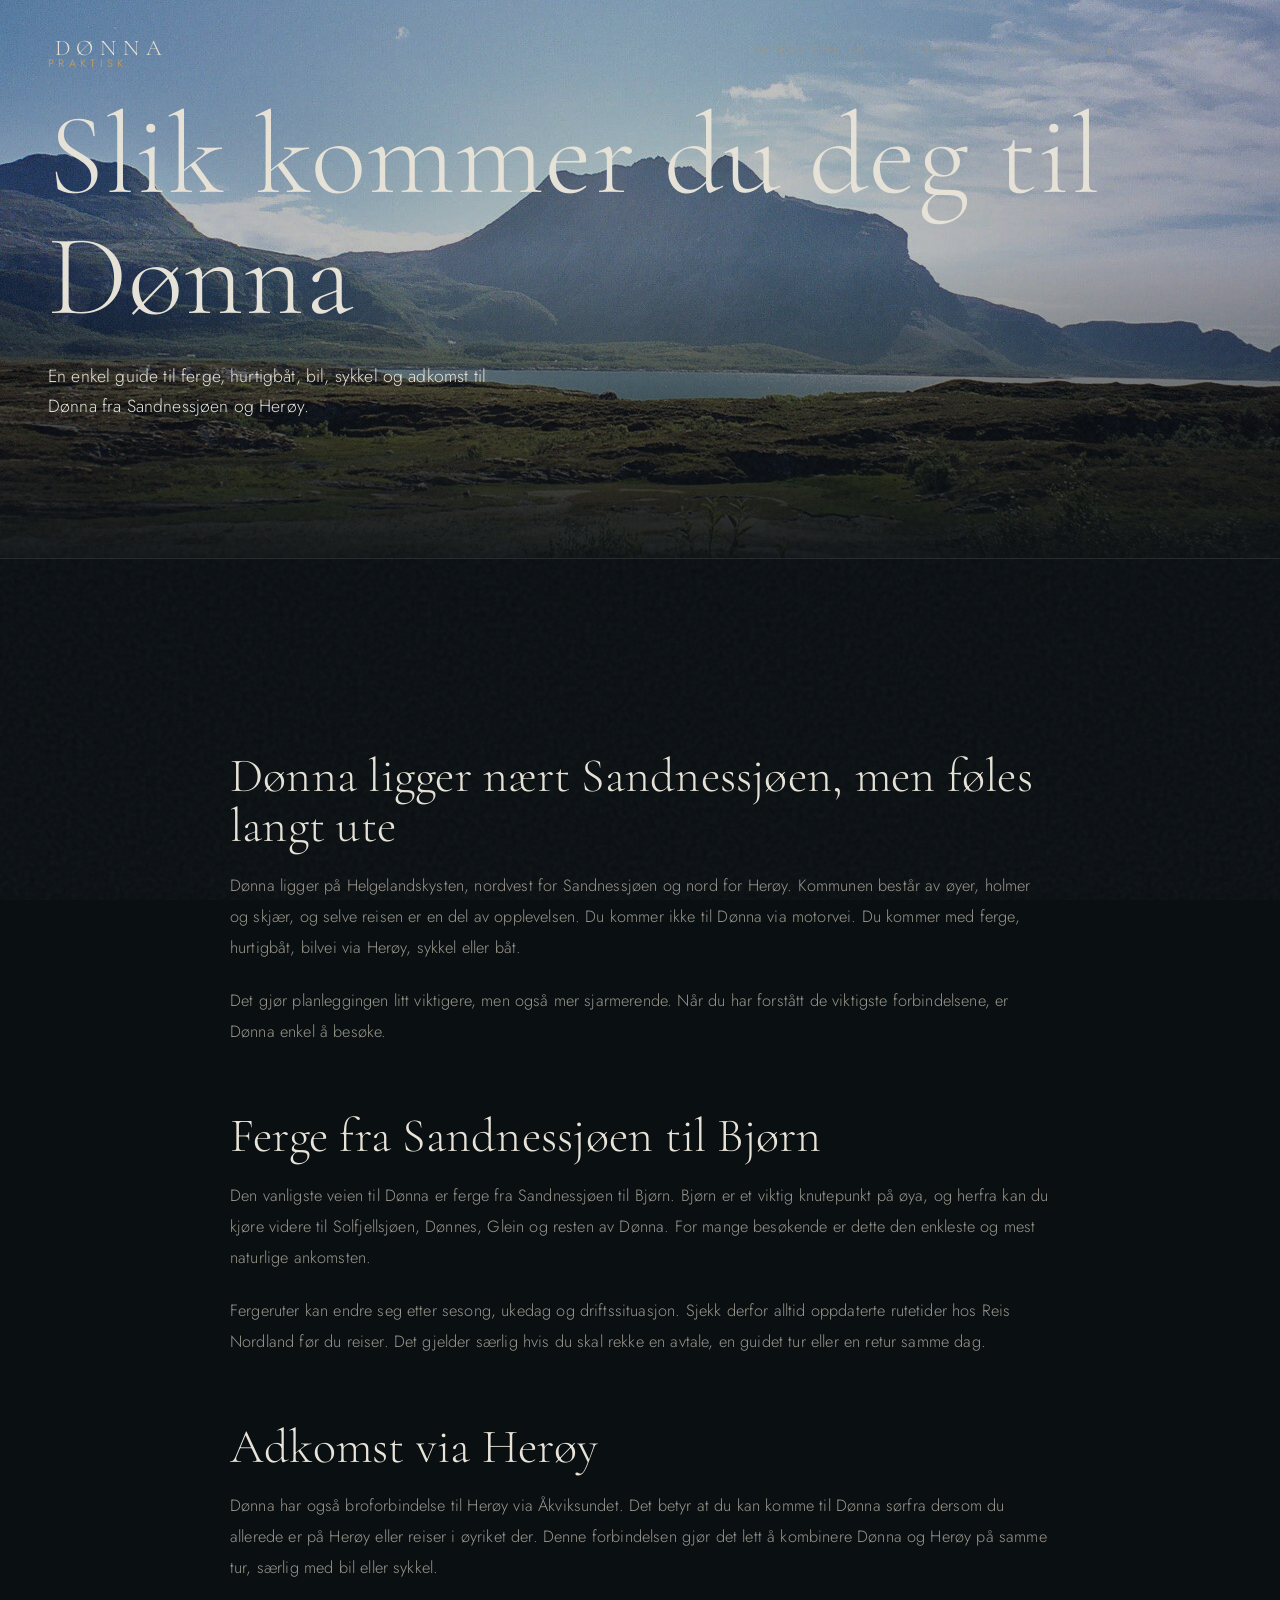
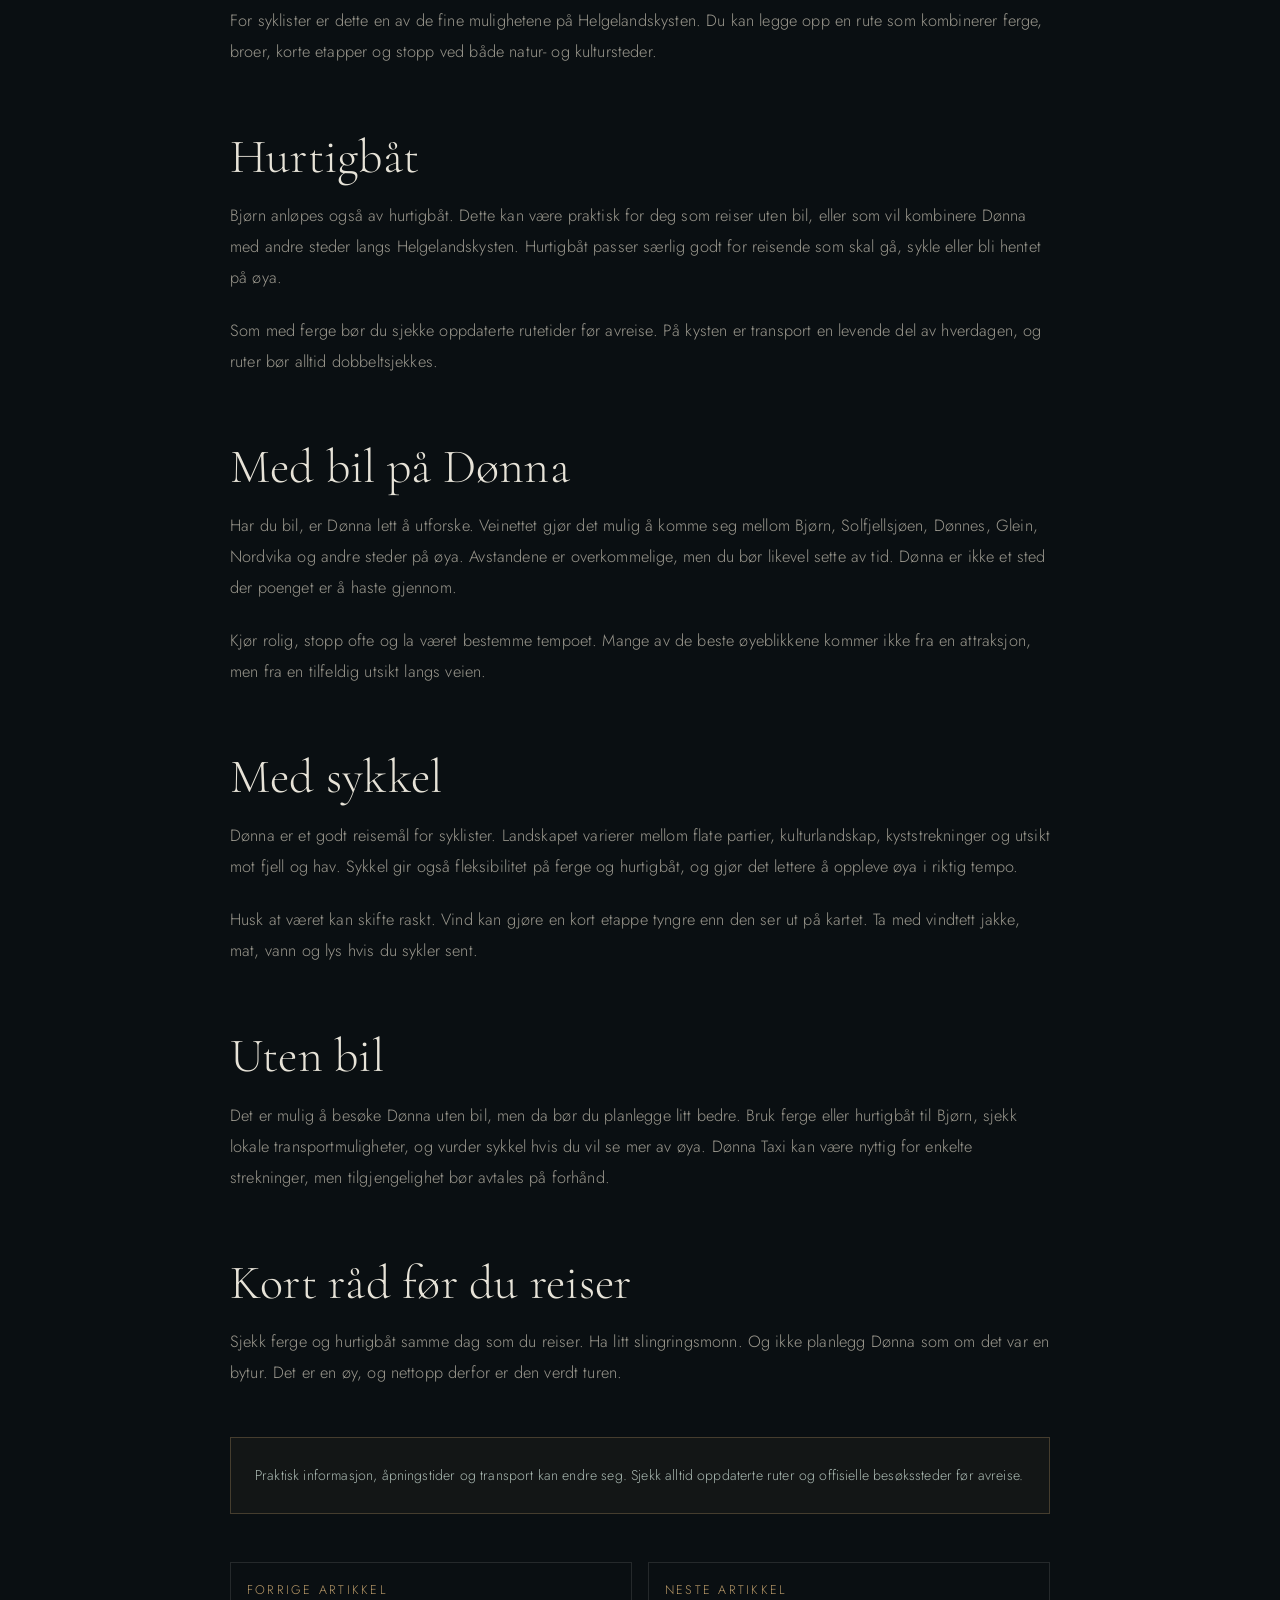
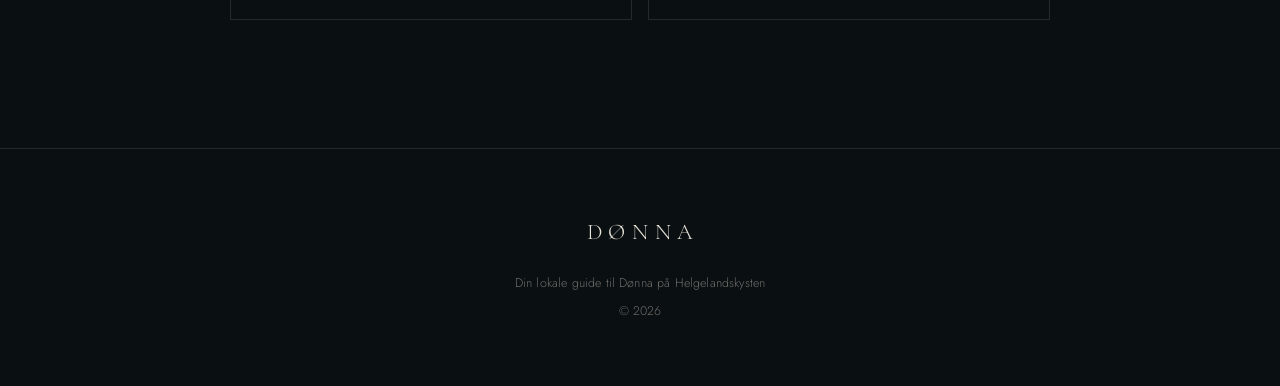
<file: artikler/slik-kommer-du-deg-til-donna.html>
<!DOCTYPE html>
<html lang="no">
<head>
<meta charset="UTF-8">
<meta name="viewport" content="width=device-width, initial-scale=1.0">
<title>Slik kommer du deg til Dønna — Dønna</title>
<meta name="description" content="En enkel guide til ferge, hurtigbåt, bil, sykkel og adkomst til Dønna fra Sandnessjøen og Herøy.">
<link rel="preconnect" href="https://fonts.googleapis.com">
<link rel="preconnect" href="https://fonts.gstatic.com" crossorigin>
<link href="https://fonts.googleapis.com/css2?family=Cormorant+Garamond:ital,wght@0,300;0,400;0,500;1,300;1,400&family=Jost:wght@300;400;500&display=swap" rel="stylesheet">
<style>
  :root{
    --abyss:#0a0f12;
    --deep:#0e161a;
    --slate:#16252a;
    --moss:#3d5751;
    --pale:#a9b8b1;
    --bone:#e7e3d8;
    --bone-dim:#9a978d;
    --gold:#b89968;
    --line:rgba(231,227,216,.12);
    --display:'Cormorant Garamond', Georgia, serif;
    --body:'Jost', sans-serif;
  }
  *{margin:0;padding:0;box-sizing:border-box}
  html{scroll-behavior:smooth}
  body{font-family:var(--body);background:var(--abyss);color:var(--bone);font-weight:300;
    line-height:1.7;letter-spacing:.01em;overflow-x:hidden;-webkit-font-smoothing:antialiased}
  .grain{position:fixed;inset:0;z-index:9999;pointer-events:none;opacity:.05;
    background-image:url("data:image/svg+xml,%3Csvg viewBox='0 0 200 200' xmlns='http://www.w3.org/2000/svg'%3E%3Cfilter id='n'%3E%3CfeTurbulence type='fractalNoise' baseFrequency='0.85' numOctaves='4'/%3E%3C/filter%3E%3Crect width='100%25' height='100%25' filter='url(%23n)'/%3E%3C/svg%3E");}

  .eyebrow{text-transform:uppercase;letter-spacing:.4em;font-size:.68rem;font-weight:400;
    color:var(--gold);margin-bottom:1.5rem}
  h1,h2,h3{font-family:var(--display);font-weight:300;line-height:1.05;letter-spacing:.005em}
  h1 em,h2 em{font-style:italic}
  a{color:inherit}

  .btn{display:inline-block;font-family:var(--body);text-decoration:none;font-size:.72rem;
    letter-spacing:.28em;text-transform:uppercase;font-weight:400;padding:1.05rem 2.4rem;
    border:1px solid var(--gold);color:var(--gold);background:transparent;
    transition:all .6s cubic-bezier(.16,1,.3,1);position:relative;overflow:hidden}
  .btn::after{content:'';position:absolute;inset:0;background:var(--gold);transform:scaleX(0);
    transform-origin:left;transition:transform .6s cubic-bezier(.16,1,.3,1);z-index:-1}
  .btn:hover{color:var(--abyss)}
  .btn:hover::after{transform:scaleX(1)}
  .btn span{position:relative;z-index:1}

  /* Nav */
  nav{position:fixed;top:0;left:0;right:0;z-index:1000;padding:1.8rem 0;
    transition:transform .5s ease,background .5s ease,padding .5s ease}
  nav.scrolled{background:rgba(10,15,18,.88);backdrop-filter:blur(12px);padding:1.1rem 0;border-bottom:1px solid var(--line)}
  .nav-inner{max-width:1280px;margin:0 auto;padding:0 3rem;display:flex;justify-content:space-between;align-items:center}
  .logo{font-family:var(--display);font-size:1.4rem;color:var(--bone);text-decoration:none;
    letter-spacing:.3em;text-transform:uppercase;padding-left:.3em}
  .nav-links{list-style:none;display:flex;gap:2.6rem;align-items:center}
  .nav-links a{color:var(--bone-dim);text-decoration:none;font-size:.72rem;letter-spacing:.2em;
    text-transform:uppercase;transition:color .4s}
  .nav-links a:hover{color:var(--bone)}

  /* Hero */
  .hero{position:relative;height:100vh;min-height:640px;display:flex;align-items:flex-end;
    justify-content:flex-start;overflow:hidden}
  .hero-img{position:absolute;inset:0;
    background:linear-gradient(180deg,rgba(10,15,18,.25) 0%,rgba(10,15,18,.15) 40%,rgba(10,15,18,.95) 100%),
      url('donnamannen.png') center/cover no-repeat;}
  .hero-fallback{position:absolute;inset:0;z-index:-1;
    background:linear-gradient(180deg,#3a5a6a,#16252a 70%,var(--abyss));}
  .hero-content{position:relative;z-index:2;max-width:1280px;width:100%;margin:0 auto;
    padding:0 3rem 6rem}
  .hero h1{font-size:clamp(3rem,9vw,7.5rem);margin-bottom:1.5rem;letter-spacing:.01em}
  .hero-sub{font-size:1.1rem;max-width:460px;color:var(--bone);opacity:.9;margin-bottom:2.5rem}
  .scroll-hint{position:absolute;bottom:2.5rem;right:3rem;color:var(--bone-dim);z-index:2;
    font-size:.62rem;letter-spacing:.3em;text-transform:uppercase}

  section{padding:8rem 3rem;border-top:1px solid var(--line)}
  .wrap{max-width:1280px;margin:0 auto}
  .sec-head{margin-bottom:4rem;max-width:620px}
  .sec-head h2{font-size:clamp(2.2rem,5vw,3.6rem);margin-top:.5rem}
  .lead{font-size:1.15rem;color:var(--bone-dim);max-width:620px}

  /* Attractions grid */
  .cards{display:grid;grid-template-columns:repeat(3,1fr);gap:2.5rem}
  .card{border:1px solid var(--line);padding:2.5rem;transition:border-color .5s,transform .5s;
    display:flex;flex-direction:column}
  .card:hover{border-color:rgba(184,153,104,.4);transform:translateY(-4px)}
  .card .tag{font-size:.62rem;letter-spacing:.3em;text-transform:uppercase;color:var(--gold);margin-bottom:1.2rem}
  .card h3{font-size:1.7rem;margin-bottom:1rem}
  .card p{font-size:.92rem;color:var(--bone-dim);margin-bottom:1.5rem;flex-grow:1}
  .card .meta{font-size:.78rem;color:var(--pale);border-top:1px solid var(--line);padding-top:1.2rem;
    display:flex;flex-direction:column;gap:.3rem}
  .card .meta span{display:flex;justify-content:space-between}
  .card .meta span b{color:var(--bone);font-weight:400}

  /* Hike detail */
  .hike{background:var(--deep)}
  .hike-grid{display:grid;grid-template-columns:1fr 1fr;gap:5rem;align-items:start}
  .hike-facts{list-style:none}
  .hike-facts li{display:flex;justify-content:space-between;padding:1.1rem 0;border-bottom:1px solid var(--line);font-size:.95rem}
  .hike-facts li span:first-child{color:var(--bone-dim)}
  .hike-facts li span:last-child{color:var(--bone);text-align:right}
  .hike-steps{counter-reset:step}
  .hike-steps p{position:relative;padding-left:2.5rem;margin-bottom:1.4rem;color:var(--bone-dim);font-size:.95rem}
  .hike-steps p::before{counter-increment:step;content:counter(step);position:absolute;left:0;top:0;
    font-family:var(--display);color:var(--gold);font-size:1.1rem}
  .warn{margin-top:2rem;padding:1.5rem;border:1px solid rgba(184,153,104,.3);background:rgba(184,153,104,.05);
    font-size:.88rem;color:var(--pale)}
  .warn b{color:var(--gold);font-weight:400;display:block;margin-bottom:.4rem;letter-spacing:.1em;
    text-transform:uppercase;font-size:.7rem}

  /* Practical / contacts */
  .info-grid{display:grid;grid-template-columns:repeat(2,1fr);gap:2.5rem}
  .info-block{border:1px solid var(--line);padding:2.5rem}
  .info-block h3{font-size:1.4rem;margin-bottom:1.5rem}
  .info-row{display:flex;justify-content:space-between;padding:.9rem 0;border-bottom:1px solid var(--line);font-size:.92rem}
  .info-row:last-child{border-bottom:none}
  .info-row span:first-child{color:var(--bone-dim)}
  .info-row a{color:var(--gold);text-decoration:none}
  .info-row a:hover{text-decoration:underline}

  /* SUP / rental */
  .rental{background:var(--deep);text-align:center}
  .rental .wrap{max-width:900px}
  .rental h2{font-size:clamp(2.4rem,6vw,4rem);margin:.5rem 0 1.5rem}
  .rental>.wrap>p{color:var(--bone-dim);margin-bottom:1rem;max-width:540px;margin-left:auto;margin-right:auto}
  .rental .price{font-family:var(--display);font-size:1.6rem;color:var(--bone);margin:2.5rem 0 .5rem;font-style:italic}
  .rental-items{display:grid;grid-template-columns:repeat(3,1fr);gap:2rem;margin:3.5rem 0 1rem;text-align:left}
  .rental-item{border:1px solid var(--line);padding:2rem;transition:border-color .5s,transform .5s}
  .rental-item:hover{border-color:rgba(184,153,104,.4);transform:translateY(-4px)}
  .rental-item .ri-tag{font-size:.62rem;letter-spacing:.3em;text-transform:uppercase;color:var(--gold);display:block;margin-bottom:1rem}
  .rental-item h3{font-size:1.4rem;margin-bottom:.7rem}
  .rental-item p{font-size:.88rem;color:var(--bone-dim);margin:0}

  footer{padding:4rem 3rem;border-top:1px solid var(--line);text-align:center}
  footer .logo{display:inline-block;margin-bottom:1rem}
  footer p{font-size:.78rem;color:var(--bone-dim);opacity:.7;margin-top:.4rem}
  .fine-print{font-size:.7rem!important;opacity:.4!important;margin-top:1.5rem!important;max-width:560px;
    margin-left:auto;margin-right:auto;line-height:1.7}

  .reveal-up{opacity:0;transform:translateY(40px);transition:opacity 1.1s cubic-bezier(.16,1,.3,1),transform 1.1s cubic-bezier(.16,1,.3,1)}
  .reveal-up.in{opacity:1;transform:translateY(0)}

  @media(max-width:900px){
    .nav-links{display:none}
    .nav-inner{padding:0 1.5rem}
    section{padding:5rem 1.5rem}
    .hero-content{padding:0 1.5rem 4rem}
    .cards{grid-template-columns:1fr}
    .hike-grid{grid-template-columns:1fr;gap:3rem}
    .info-grid{grid-template-columns:1fr}
    .rental-items{grid-template-columns:1fr}
    .scroll-hint{display:none}
  }

  .article-hero{min-height:62vh;height:62vh;align-items:flex-end}
  .article-body{max-width:820px;margin:0 auto;color:var(--bone-dim);font-size:1.02rem;line-height:1.9}
  .article-body h2{font-size:clamp(2rem,4vw,3rem);color:var(--bone);margin:4rem 0 1.2rem}
  .article-body h3{font-size:1.55rem;color:var(--bone);margin:2.5rem 0 1rem}
  .article-body p{margin-bottom:1.35rem}
  .article-body ul{margin:1rem 0 1.8rem 1.2rem}
  .article-body li{margin-bottom:.65rem}
  .article-note{margin-top:3rem;padding:1.5rem;border:1px solid rgba(184,153,104,.3);background:rgba(184,153,104,.05);font-size:.88rem;color:var(--pale)}
  .article-links{display:grid;grid-template-columns:repeat(2,1fr);gap:1rem;margin-top:3rem}
  .article-links a{border:1px solid var(--line);padding:1rem;text-decoration:none;color:var(--gold);font-size:.78rem;text-transform:uppercase;letter-spacing:.18em}
  @media(max-width:900px){.article-links{grid-template-columns:1fr}.article-hero{min-height:55vh;height:55vh}}
</style>
</head>
<body>
<div class="grain"></div>
<nav id="nav">
  <div class="nav-inner">
    <a href="../index.html" class="logo">Dønna</a>
    <ul class="nav-links">
      <li><a href="../index.html#se">Severdigheter</a></li>
      <li><a href="../index.html#artikler">Artikler</a></li>
      <li><a href="../index.html#donnamannen">Dønnamannen</a></li>
      <li><a href="../index.html#praktisk">Praktisk</a></li>
    </ul>
  </div>
</nav>
<header class="hero article-hero">
  <div class="hero-fallback"></div>
  <div class="hero-img" style="background:linear-gradient(180deg,rgba(10,15,18,.25) 0%,rgba(10,15,18,.28) 45%,rgba(10,15,18,.96) 100%),url('../donnamannen.png') center/cover no-repeat;"></div>
  <div class="hero-content">
    <p class="eyebrow reveal-up in">Praktisk</p>
    <h1 class="reveal-up in">Slik kommer du deg til Dønna</h1>
    <p class="hero-sub reveal-up in">En enkel guide til ferge, hurtigbåt, bil, sykkel og adkomst til Dønna fra Sandnessjøen og Herøy.</p>
  </div>
</header>
<section>
  <div class="wrap">
    <article class="article-body reveal-up in">
        <h2>Dønna ligger nært Sandnessjøen, men føles langt ute</h2>
        <p>Dønna ligger på Helgelandskysten, nordvest for Sandnessjøen og nord for Herøy. Kommunen består av øyer, holmer og skjær, og selve reisen er en del av opplevelsen. Du kommer ikke til Dønna via motorvei. Du kommer med ferge, hurtigbåt, bilvei via Herøy, sykkel eller båt.</p>
        <p>Det gjør planleggingen litt viktigere, men også mer sjarmerende. Når du har forstått de viktigste forbindelsene, er Dønna enkel å besøke.</p>
        <h2>Ferge fra Sandnessjøen til Bjørn</h2>
        <p>Den vanligste veien til Dønna er ferge fra Sandnessjøen til Bjørn. Bjørn er et viktig knutepunkt på øya, og herfra kan du kjøre videre til Solfjellsjøen, Dønnes, Glein og resten av Dønna. For mange besøkende er dette den enkleste og mest naturlige ankomsten.</p>
        <p>Fergeruter kan endre seg etter sesong, ukedag og driftssituasjon. Sjekk derfor alltid oppdaterte rutetider hos Reis Nordland før du reiser. Det gjelder særlig hvis du skal rekke en avtale, en guidet tur eller en retur samme dag.</p>
        <h2>Adkomst via Herøy</h2>
        <p>Dønna har også broforbindelse til Herøy via Åkviksundet. Det betyr at du kan komme til Dønna sørfra dersom du allerede er på Herøy eller reiser i øyriket der. Denne forbindelsen gjør det lett å kombinere Dønna og Herøy på samme tur, særlig med bil eller sykkel.</p>
        <p>For syklister er dette en av de fine mulighetene på Helgelandskysten. Du kan legge opp en rute som kombinerer ferge, broer, korte etapper og stopp ved både natur- og kultursteder.</p>
        <h2>Hurtigbåt</h2>
        <p>Bjørn anløpes også av hurtigbåt. Dette kan være praktisk for deg som reiser uten bil, eller som vil kombinere Dønna med andre steder langs Helgelandskysten. Hurtigbåt passer særlig godt for reisende som skal gå, sykle eller bli hentet på øya.</p>
        <p>Som med ferge bør du sjekke oppdaterte rutetider før avreise. På kysten er transport en levende del av hverdagen, og ruter bør alltid dobbeltsjekkes.</p>
        <h2>Med bil på Dønna</h2>
        <p>Har du bil, er Dønna lett å utforske. Veinettet gjør det mulig å komme seg mellom Bjørn, Solfjellsjøen, Dønnes, Glein, Nordvika og andre steder på øya. Avstandene er overkommelige, men du bør likevel sette av tid. Dønna er ikke et sted der poenget er å haste gjennom.</p>
        <p>Kjør rolig, stopp ofte og la været bestemme tempoet. Mange av de beste øyeblikkene kommer ikke fra en attraksjon, men fra en tilfeldig utsikt langs veien.</p>
        <h2>Med sykkel</h2>
        <p>Dønna er et godt reisemål for syklister. Landskapet varierer mellom flate partier, kulturlandskap, kyststrekninger og utsikt mot fjell og hav. Sykkel gir også fleksibilitet på ferge og hurtigbåt, og gjør det lettere å oppleve øya i riktig tempo.</p>
        <p>Husk at været kan skifte raskt. Vind kan gjøre en kort etappe tyngre enn den ser ut på kartet. Ta med vindtett jakke, mat, vann og lys hvis du sykler sent.</p>
        <h2>Uten bil</h2>
        <p>Det er mulig å besøke Dønna uten bil, men da bør du planlegge litt bedre. Bruk ferge eller hurtigbåt til Bjørn, sjekk lokale transportmuligheter, og vurder sykkel hvis du vil se mer av øya. Dønna Taxi kan være nyttig for enkelte strekninger, men tilgjengelighet bør avtales på forhånd.</p>
        <h2>Kort råd før du reiser</h2>
        <p>Sjekk ferge og hurtigbåt samme dag som du reiser. Ha litt slingringsmonn. Og ikke planlegg Dønna som om det var en bytur. Det er en øy, og nettopp derfor er den verdt turen.</p>
      <div class="article-note">
        Praktisk informasjon, åpningstider og transport kan endre seg. Sjekk alltid oppdaterte ruter og offisielle besøkssteder før avreise.
      </div>
      <div class="article-links">
        <a href="donnamannen-turguide.html">Forrige artikkel</a>
        <a href="donna-pa-en-dag.html">Neste artikkel</a>
      </div>
    </article>
  </div>
</section>
<footer>
  <a href="../index.html" class="logo">Dønna</a>
  <p>Din lokale guide til Dønna på Helgelandskysten</p>
  <p>© 2026</p>
</footer>
<script>
  const obs = new IntersectionObserver((entries)=>{
    entries.forEach(e=>{if(e.isIntersecting){e.target.classList.add('in');obs.unobserve(e.target);}});
  },{threshold:0.12});
  document.querySelectorAll('.reveal-up:not(.in)').forEach(el=>obs.observe(el));
  const nav=document.getElementById('nav');
  window.addEventListener('scroll',()=>{if(window.pageYOffset>60)nav.classList.add('scrolled');else nav.classList.remove('scrolled');});
</script>
</body>
</html>
</file>
